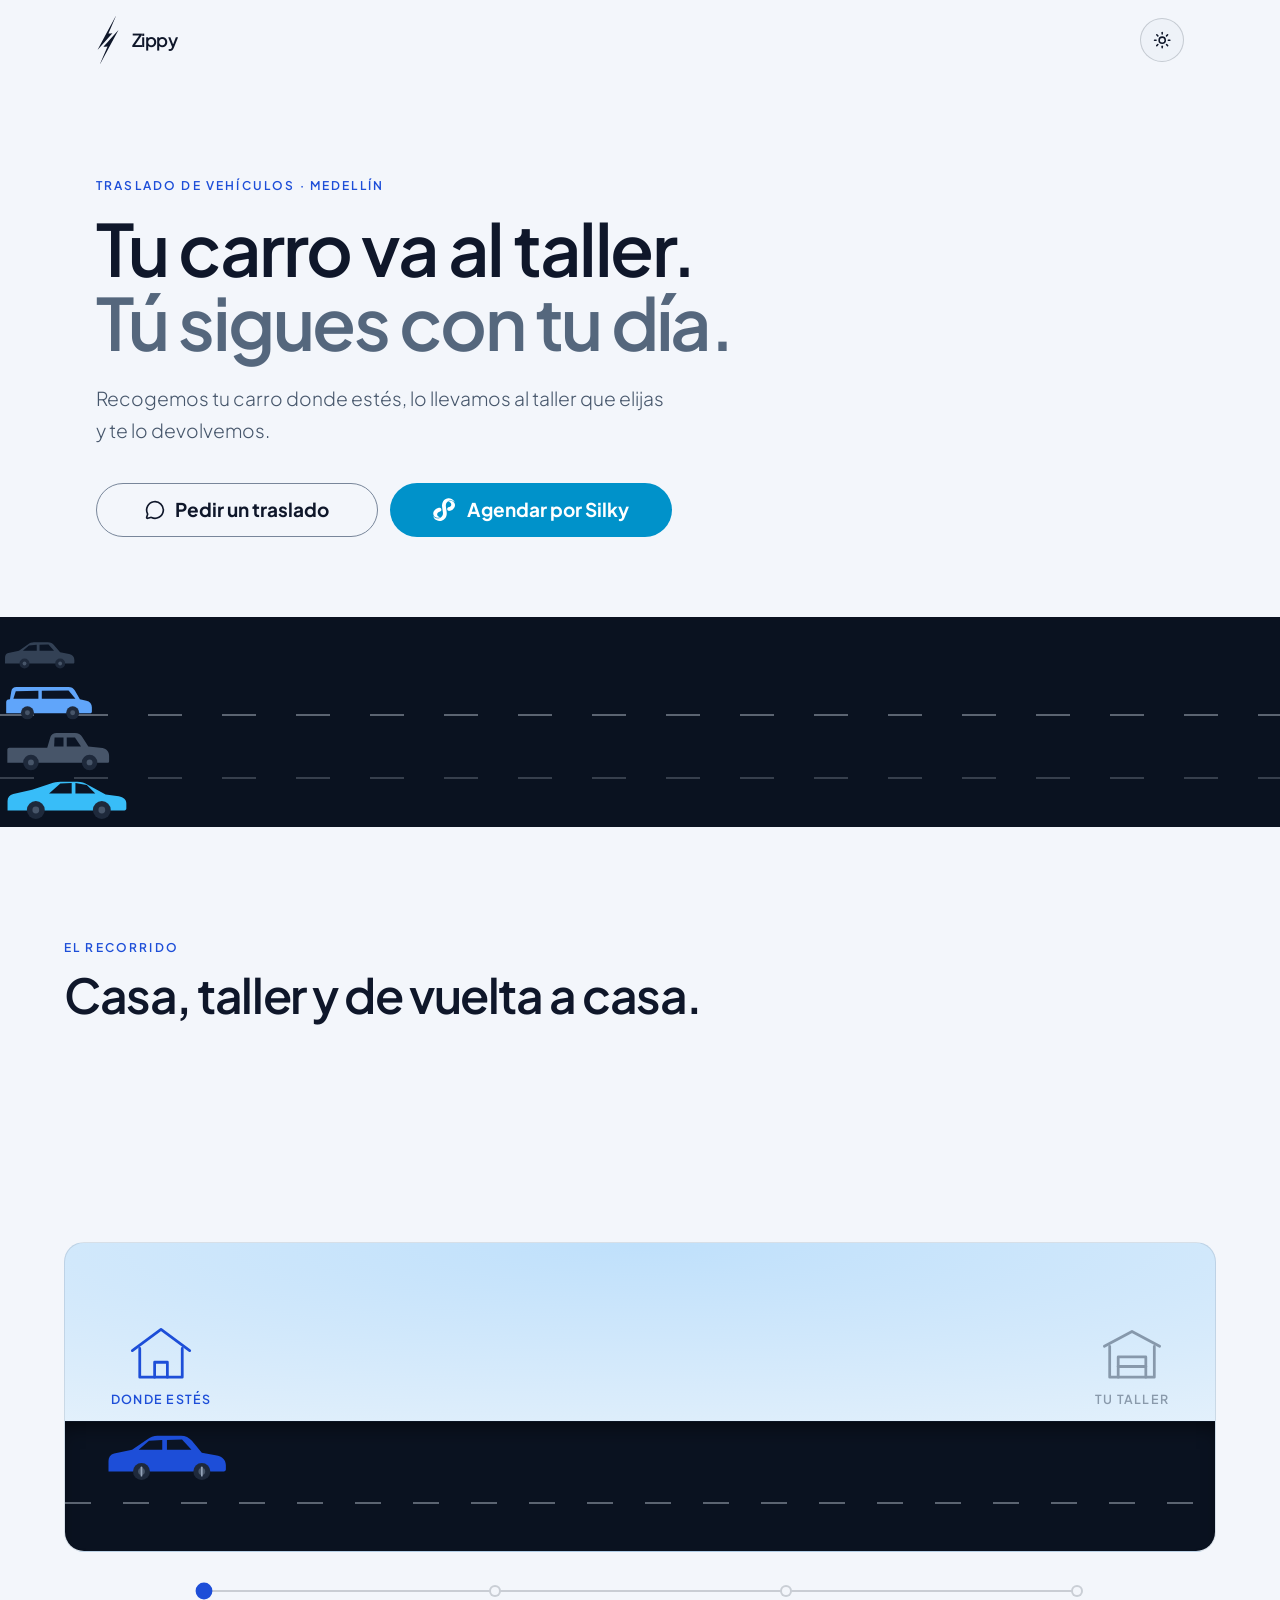
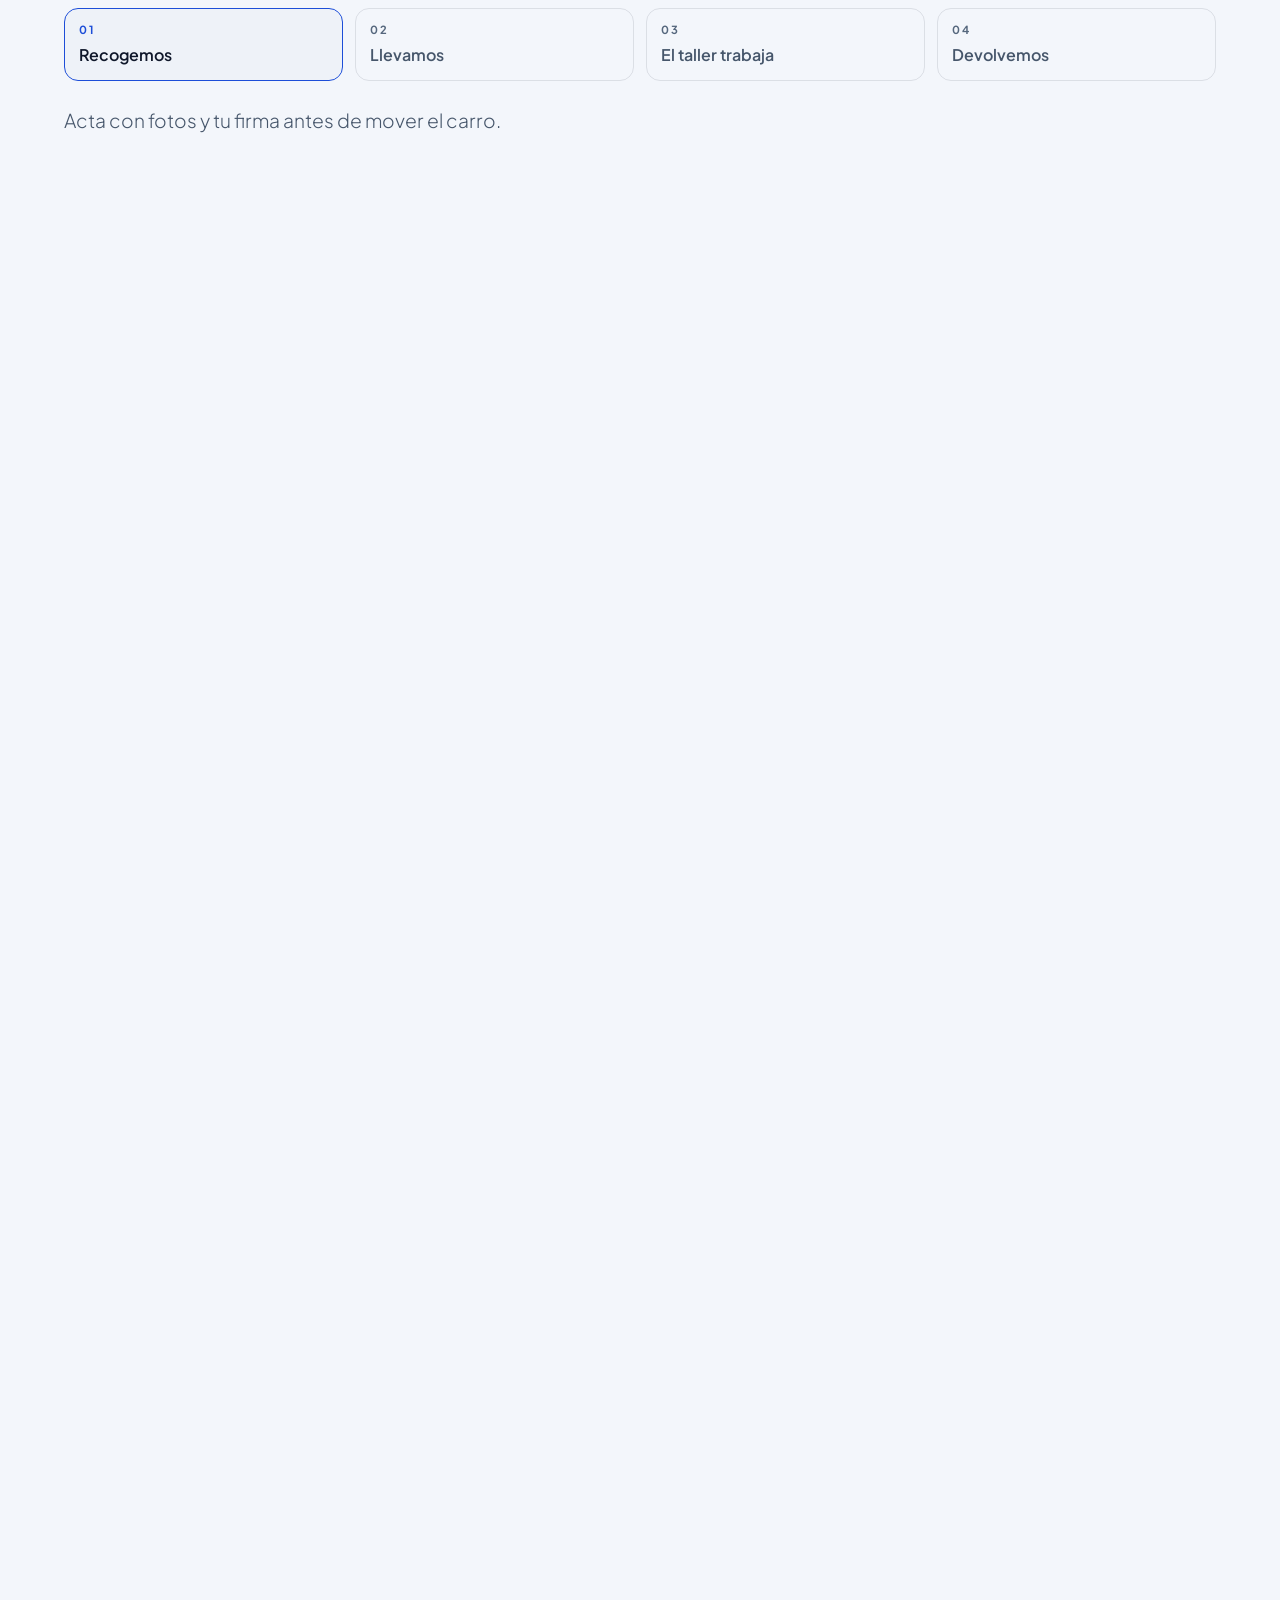
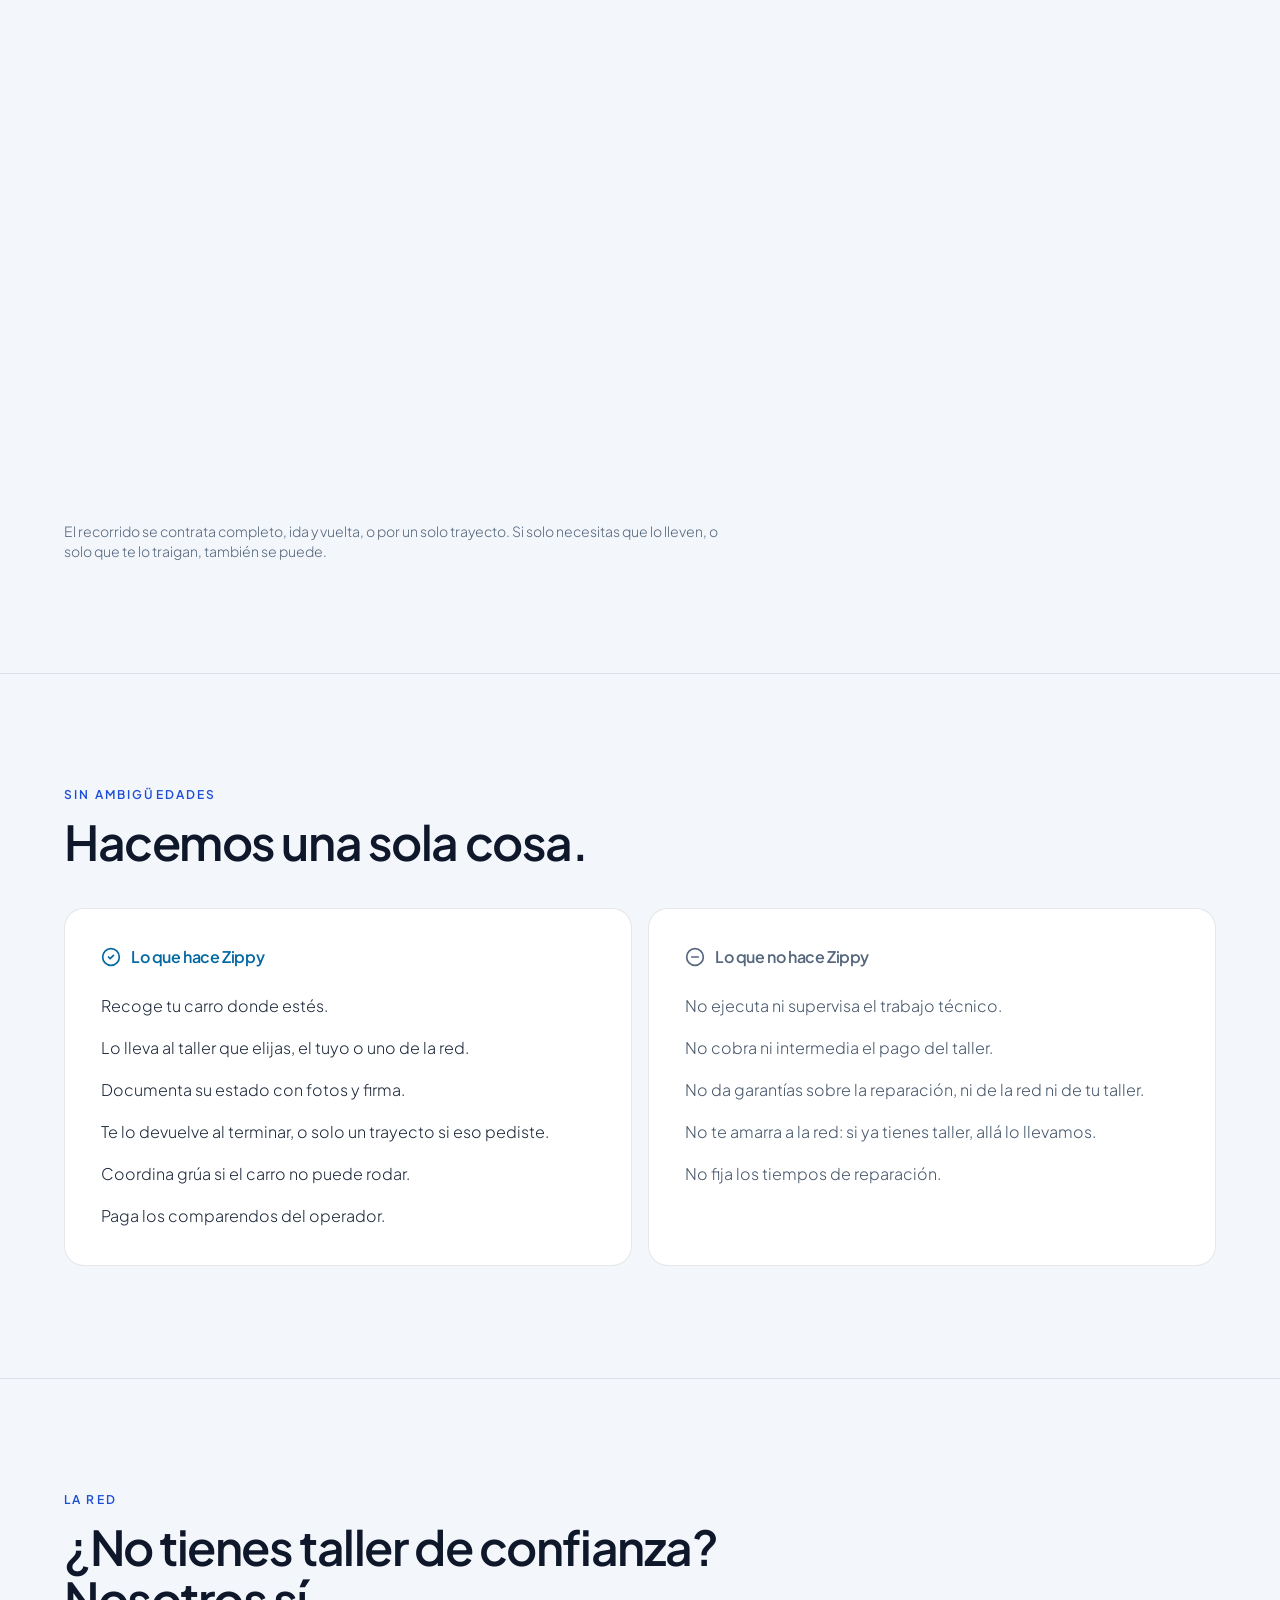
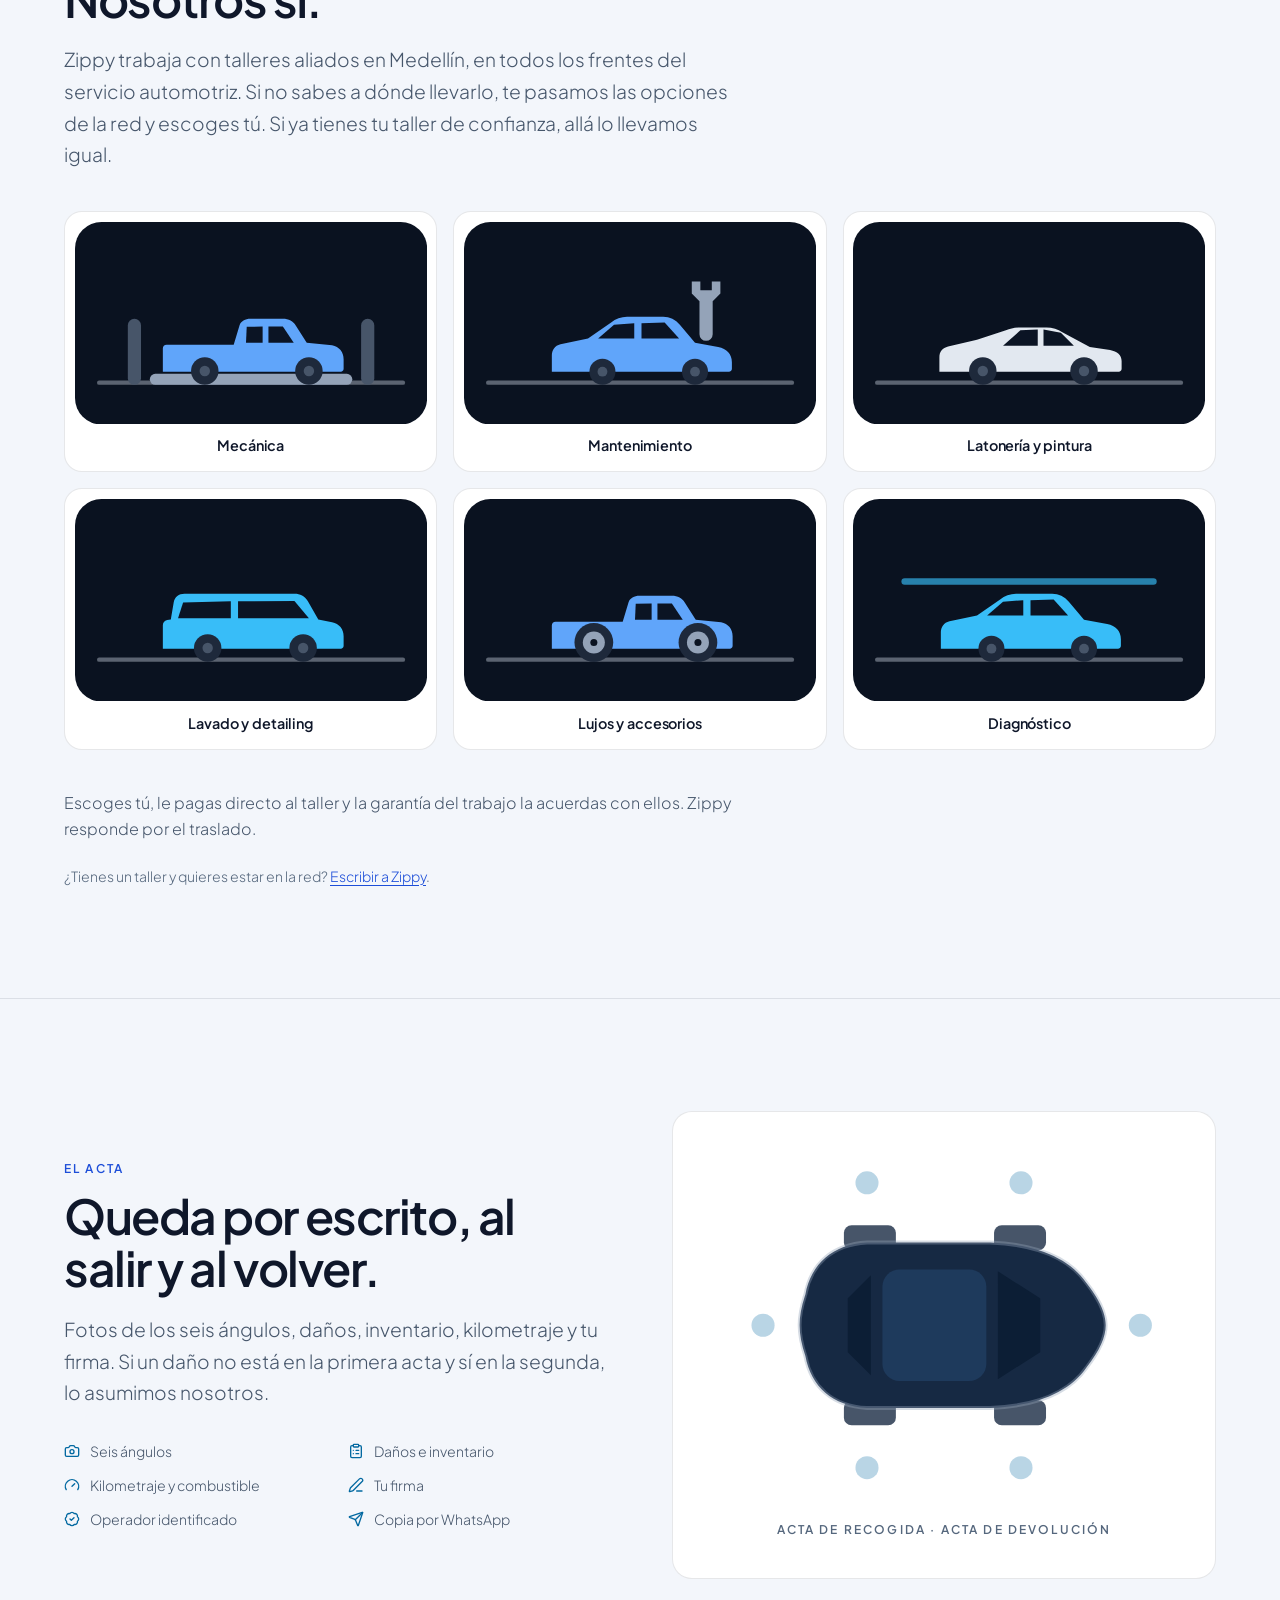
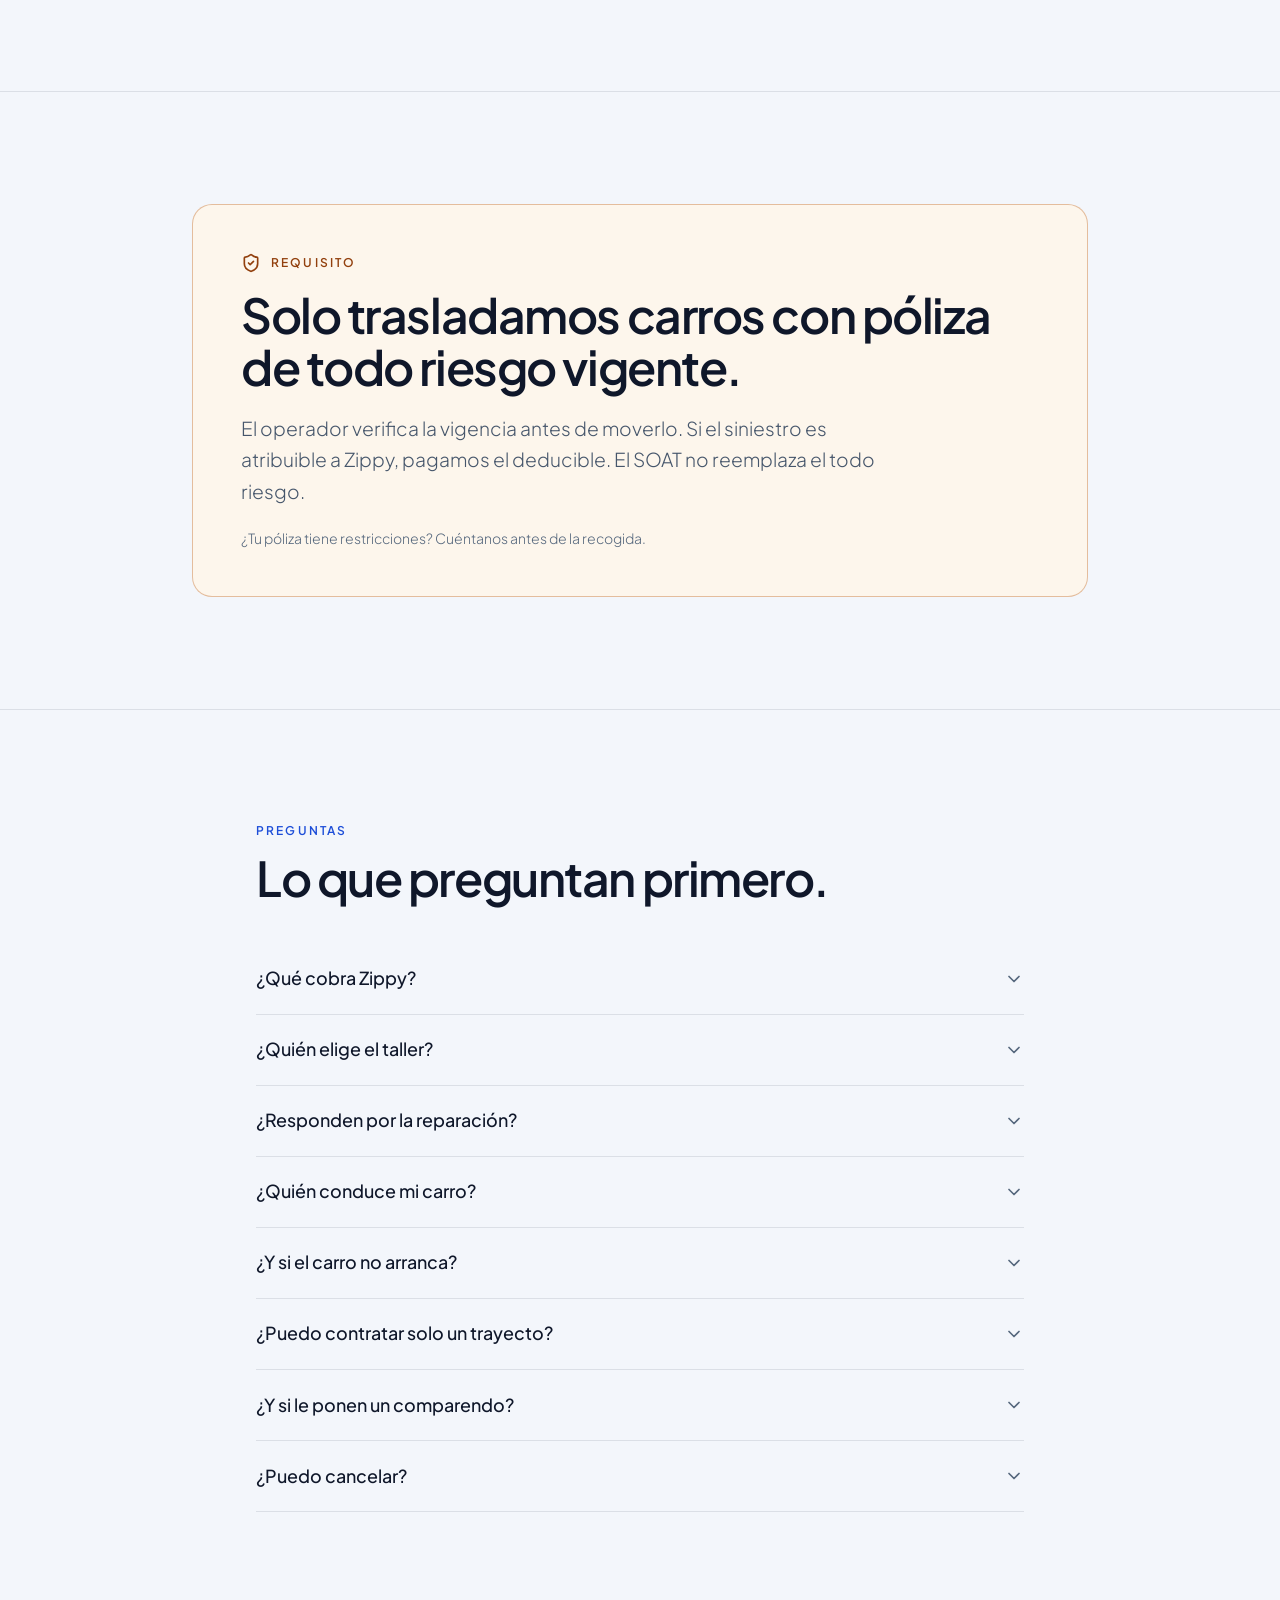
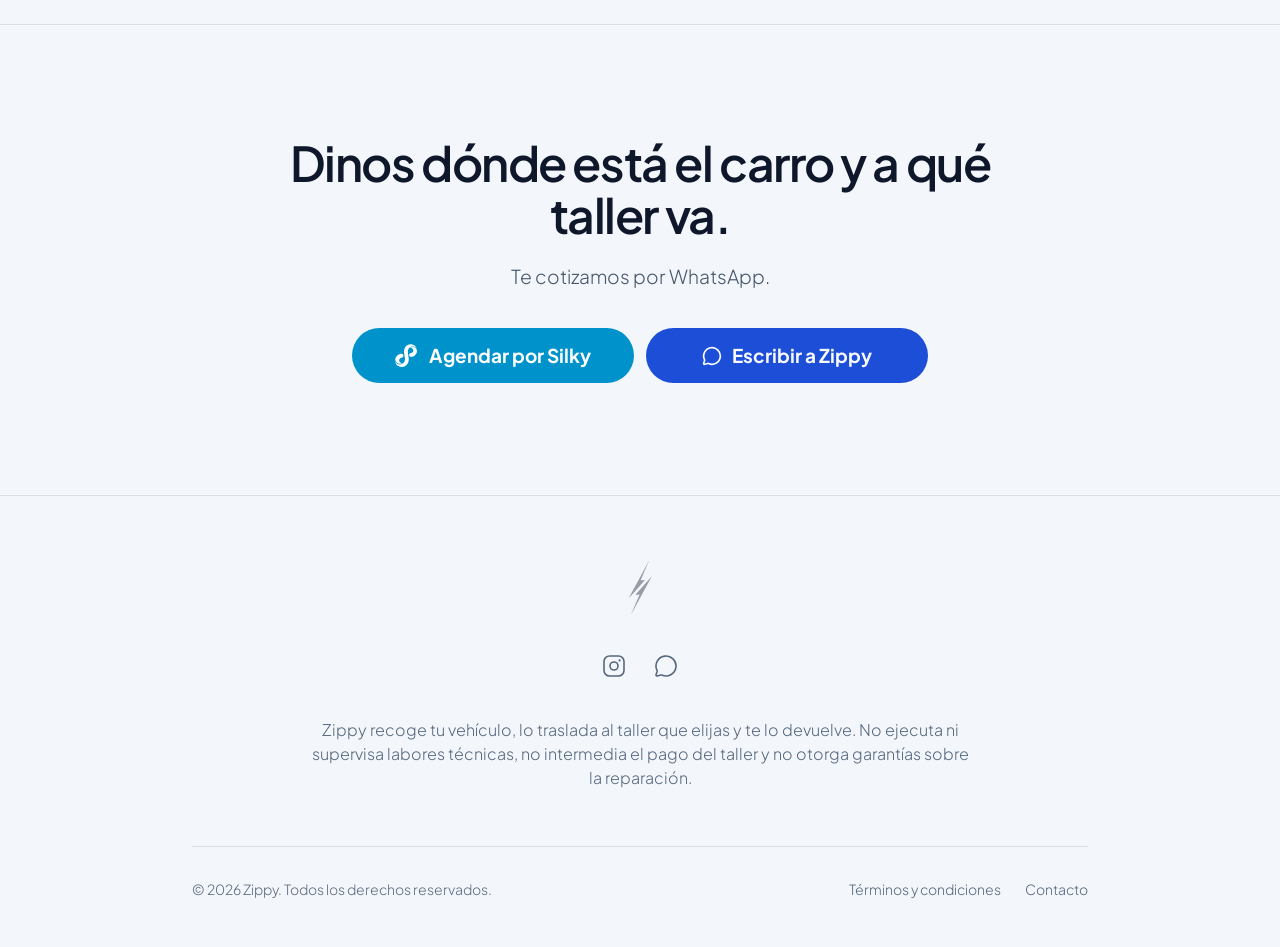
<file: index.html>
<!DOCTYPE html>
<html lang="es">

<head>
    <meta charset="UTF-8">
    <!-- viewport-fit=cover: sin esto, env(safe-area-inset-*) vale 0 en iOS y
         los cálculos de zona segura que ya había en la hoja (el botón
         flotante) no hacían nada. Con esto sí, y el body compensa la muesca
         en horizontal con su propio relleno. -->
    <meta name="viewport" content="width=device-width, initial-scale=1.0, viewport-fit=cover">
    <title>Zippy | Llevamos tu carro al taller y te lo devolvemos</title>

    <!-- Tema: se aplica ANTES de pintar, para no destellar. Si hay elección
         guardada, se fija el atributo (gana sobre el sistema); si no, no se
         toca nada y manda @media (prefers-color-scheme) en zippy.css. -->
    <script>
        (function () {
            try {
                var t = localStorage.getItem('zippy-tema');
                if (t === 'claro' || t === 'oscuro') {
                    document.documentElement.setAttribute('data-tema', t);
                }
                var esClaro = t === 'claro' || (!t && window.matchMedia('(prefers-color-scheme: light)').matches);
                var meta = document.querySelector('meta[name="theme-color"]');
                if (meta) meta.setAttribute('content', esClaro ? '#f3f6fb' : '#020617');

                // Esta clase significa "hay JS vivo Y el movimiento está
                // permitido", y es la que autoriza al CSS a montar lo que sin
                // JS no tendría sentido: el reveal al hacer scroll y la
                // sección pegajosa del recorrido. Sin ella, el reveal no
                // esconde nada y el recorrido es una lista de cuatro pasos con
                // su frase, legible tal cual. Va aquí, antes de pintar, para
                // que no haya un parpadeo de contenido que se esconde solo al
                // llegar zippy.js.
                if (!window.matchMedia('(prefers-reduced-motion: reduce)').matches) {
                    document.documentElement.classList.add('js-anima');
                }
            } catch (e) {}
        })();
    </script>

    <meta name="description"
        content="Recogemos tu carro donde estés, lo llevamos al taller que elijas y te lo devolvemos. Con acta de fotos y firma en los dos extremos.">
    <meta name="theme-color" content="#020617">

    <meta property="og:type" content="website">
    <meta property="og:url" content="https://zippymed.co">
    <meta property="og:site_name" content="Zippy">
    <meta property="og:locale" content="es_CO">
    <meta property="og:title" content="Zippy | Llevamos tu carro al taller y te lo devolvemos">
    <meta property="og:description"
        content="Recogemos tu carro donde estés, lo llevamos al taller que elijas y te lo devolvemos.">
    <meta name="twitter:card" content="summary">
    <link rel="canonical" href="https://zippymed.co">
    <!-- Favicon en SVG con comillas simples por dentro: el original usaba comillas
         dobles anidadas dentro del atributo href de comillas dobles, lo que
         truncaba la data: URI a la mitad y dejaba el icono roto. Se resuelve el
         color con @media (prefers-color-scheme) embebido en el propio SVG, porque
         el favicon no puede leer el atributo data-tema de la página. -->
    <link rel="icon" type="image/svg+xml"
        href="data:image/svg+xml,%3Csvg xmlns='http://www.w3.org/2000/svg' viewBox='0 0 434 940'%3E%3Cstyle%3E.zbg%7Bfill:%23020617%7D.zmark%7Bfill:%23fff%7D@media(prefers-color-scheme:light)%7B.zbg%7Bfill:%23f3f6fb%7D.zmark%7Bfill:%230f172a%7D%7D%3C/style%3E%3Crect width='434' height='940' class='zbg'/%3E%3Cpath class='zmark' d='M350.163818,45.120281 C355.516754,35.635025 359.719818,25.880741 365.715393,17.220781 C366.287933,17.532200 366.860443,17.843618 367.432983,18.155037 C321.593140,125.217972 275.753265,232.280914 229.529541,340.240387 C253.881790,338.560364 277.485321,336.931976 302.421021,335.211700 C300.803162,338.129700 300.055359,340.329773 298.630493,341.925140 C252.065964,394.060791 205.443527,446.144745 158.814255,498.222534 C117.732735,544.104309 76.636284,589.972595 35.523399,635.826294 C34.313927,637.175171 32.845715,638.292114 31.498152,639.517151 C30.959866,639.123718 30.421579,638.730225 29.883295,638.336792 C136.571518,440.698334 243.259750,243.059921 350.163818,45.120281 z'/%3E%3Cpath class='zmark' d='M350.163818,45.120281 C355.516754,35.635025 359.719818,25.880741 365.715393,17.220781 C366.287933,17.532200 366.860443,17.843618 367.432983,18.155037 C321.593140,125.217972 275.753265,232.280914 229.529541,340.240387 C253.881790,338.560364 277.485321,336.931976 302.421021,335.211700 C300.803162,338.129700 300.055359,340.329773 298.630493,341.925140 C252.065964,394.060791 205.443527,446.144745 158.814255,498.222534 C117.732735,544.104309 76.636284,589.972595 35.523399,635.826294 C34.313927,637.175171 32.845715,638.292114 31.498152,639.517151 C30.959866,639.123718 30.421579,638.730225 29.883295,638.336792 C136.571518,440.698334 243.259750,243.059921 350.163818,45.120281 z'/%3E%3C/svg%3E">

    <link rel="preconnect" href="https://fonts.googleapis.com">
    <link rel="preconnect" href="https://fonts.gstatic.com" crossorigin>
    <link href="https://fonts.googleapis.com/css2?family=Plus+Jakarta+Sans:wght@300;400;500;600;700&display=swap"
        rel="stylesheet">
    <link rel="stylesheet" href="css/zippy.css">
</head>

<body>
    <a class="z-skip" href="#recorrido">Ir al contenido</a>

    <!-- Sprite: el carro se dibuja una vez y se reutiliza con <use>. -->
    <svg class="z-sprite" aria-hidden="true" focusable="false">
        <symbol id="zcar" viewBox="0 0 140 56" overflow="visible">
            <path class="z-beam" d="M134 30.5 L166 22 L166 46 L134 35.5 Z" fill="url(#zbeam)" />
            <path fill="currentColor"
                d="M9 44 L9 33 C9 29 11 26 15 25 L34 21 L50 10 C53 7.5 57 6 61 6 L86 6 C90.5 6 94.5 8 97.5 11.5 L108 24 L124 27 C130 28.2 133.5 32 133.5 37.5 L133.5 42 C133.5 43.2 132.6 44 131.4 44 Z" />
            <path fill="var(--car-glass)" d="M52 11.5 L66 10.5 L66 21 L41 21 Z" />
            <path fill="var(--car-glass)" d="M71 10.5 L87 10 L97 21 L71 21 Z" />
            <rect x="127" y="31" width="7" height="4" rx="2" fill="var(--lamp-front)" />
            <rect x="9.5" y="32.5" width="5.5" height="4" rx="1.8" fill="var(--lamp-rear)" />
            <circle cx="44" cy="44" r="9" fill="var(--car-tyre)" />
            <circle cx="108" cy="44" r="9" fill="var(--car-tyre)" />
            <circle cx="44" cy="44" r="3.4" fill="var(--car-hub)" />
            <circle cx="108" cy="44" r="3.4" fill="var(--car-hub)" />
        </symbol>

        <symbol id="zsuv" viewBox="0 0 140 56" overflow="visible">
            <path class="z-beam" d="M134 29.5 L166 21 L166 45 L134 34.5 Z" fill="url(#zbeam)" />
            <path fill="currentColor"
                d="M9 44 L9 28 C9 26 10 24.6 12 24.2 L14.5 23.8 L16.5 12 C17.2 8 20 6 24 6 L100 6 C104 6 107 7.6 109.2 11 L116.5 23.8 L126 25.8 C131 26.9 134 30.4 134 35.4 L134 42 C134 43.2 133.2 44 132 44 Z" />
            <path fill="var(--car-glass)" d="M23 12 L56 11.2 L56 23 L19.5 23 Z" />
            <path fill="var(--car-glass)" d="M61 11.2 L100 11 L110 23 L61 23 Z" />
            <rect x="127" y="30" width="7" height="4" rx="2" fill="var(--lamp-front)" />
            <rect x="9.5" y="29" width="5.5" height="4.5" rx="1.8" fill="var(--lamp-rear)" />
            <circle cx="40" cy="43.5" r="9.5" fill="var(--car-tyre)" />
            <circle cx="106" cy="43.5" r="9.5" fill="var(--car-tyre)" />
            <circle cx="40" cy="43.5" r="3.6" fill="var(--car-hub)" />
            <circle cx="106" cy="43.5" r="3.6" fill="var(--car-hub)" />
        </symbol>

        <symbol id="zpick" viewBox="0 0 140 56" overflow="visible">
            <path class="z-beam" d="M134 29.5 L166 21 L166 45 L134 34.5 Z" fill="url(#zbeam)" />
            <path fill="currentColor"
                d="M9 44 L9 28 C9 26.4 10 25.4 11.6 25.4 L58 25.4 L62 12 C63 9 66 7.4 69.5 7.4 L92 7.4 C96 7.4 99.2 9 101 12.2 L108.5 24 L126 25.8 C131 26.9 134 30.4 134 35.4 L134 42 C134 43.2 133.2 44 132 44 Z" />
            <path fill="var(--car-glass)" d="M67 13 L78 12.8 L78 24 L66.5 24 Z" />
            <path fill="var(--car-glass)" d="M82 12.8 L92 12.8 L99.5 24 L82 24 Z" />
            <rect x="127" y="30" width="7" height="4" rx="2" fill="var(--lamp-front)" />
            <rect x="9.5" y="29" width="5.5" height="4.5" rx="1.8" fill="var(--lamp-rear)" />
            <circle cx="38" cy="43.5" r="9.5" fill="var(--car-tyre)" />
            <circle cx="110" cy="43.5" r="9.5" fill="var(--car-tyre)" />
            <circle cx="38" cy="43.5" r="3.6" fill="var(--car-hub)" />
            <circle cx="110" cy="43.5" r="3.6" fill="var(--car-hub)" />
        </symbol>

        <symbol id="zsport" viewBox="0 0 140 56" overflow="visible">
            <path class="z-beam" d="M134 32 L166 24 L166 48 L134 37.5 Z" fill="url(#zbeam)" />
            <path fill="currentColor"
                d="M8 44 L8 34 C8 30 10.2 27.6 14 26.6 L34 22 L54 15.4 C57 14.2 60.4 13.4 64 13.4 L82 13.4 C86.2 13.4 90 14.5 93 16.8 L112 27 L126 29 C131 30 134 32.6 134 36.6 L134 42 C134 43.2 133.2 44 132 44 Z" />
            <path fill="var(--car-glass)" d="M52 26 L64 15.4 L76 14.8 L76 26 Z" />
            <path fill="var(--car-glass)" d="M80 14.8 L92 17 L101 26 L80 26 Z" />
            <rect x="127" y="33" width="7" height="3.5" rx="1.75" fill="var(--lamp-front)" />
            <rect x="8.5" y="33.5" width="5.5" height="3.5" rx="1.6" fill="var(--lamp-rear)" />
            <circle cx="38" cy="43.5" r="9.5" fill="var(--car-tyre)" />
            <circle cx="108" cy="43.5" r="9.5" fill="var(--car-tyre)" />
            <circle cx="38" cy="43.5" r="3.6" fill="var(--car-hub)" />
            <circle cx="108" cy="43.5" r="3.6" fill="var(--car-hub)" />
        </symbol>

        <defs>
            <filter id="zfoam" x="-25%" y="-25%" width="150%" height="150%">
                <feGaussianBlur stdDeviation="3.2" />
            </filter>

            <!-- Haz del faro: opaco en la boca y disuelto en la punta. El color
                 sale de --beam, que vale transparent en tema claro, así que el
                 haz se apaga solo por la misma cascada que las luces. -->
            <linearGradient id="zbeam" x1="0" y1="0" x2="1" y2="0">
                <stop offset="0" stop-color="var(--beam)" stop-opacity=".42" />
                <stop offset=".55" stop-color="var(--beam)" stop-opacity=".12" />
                <stop offset="1" stop-color="var(--beam)" stop-opacity="0" />
            </linearGradient>

            <!-- Destello del detailing: núcleo estrecho y muy claro, flancos que se
                 disuelven. Ninguna parada llega a opacidad 1, para que el brillo
                 pase por encima del color de la carrocería sin borrarlo. -->
            <linearGradient id="zshine" x1="0" y1="0" x2="1" y2="0">
                <stop offset="0" stop-color="var(--shine)" stop-opacity="0" />
                <stop offset=".34" stop-color="var(--shine)" stop-opacity=".26" />
                <stop offset=".47" stop-color="var(--shine-core)" stop-opacity=".82" />
                <stop offset=".53" stop-color="var(--shine-core)" stop-opacity=".82" />
                <stop offset=".66" stop-color="var(--shine)" stop-opacity=".26" />
                <stop offset="1" stop-color="var(--shine)" stop-opacity="0" />
            </linearGradient>

            <!-- Silueta de la carrocería de #zsuv, ya colocada en las coordenadas
                 de la tarjeta (translate 34,39.1 y escala 0.6571, que es como la
                 sitúa el <use>). El brillo del detailing se recorta con esto para
                 que no se salga del carro. -->
            <clipPath id="zbodysuv" clipPathUnits="userSpaceOnUse">
                <path transform="translate(34 39.1) scale(0.6571)"
                    d="M9 44 L9 28 C9 26 10 24.6 12 24.2 L14.5 23.8 L16.5 12 C17.2 8 20 6 24 6 L100 6 C104 6 107 7.6 109.2 11 L116.5 23.8 L126 25.8 C131 26.9 134 30.4 134 35.4 L134 42 C134 43.2 133.2 44 132 44 Z" />
            </clipPath>
        </defs>


        <!-- Iconos: eran lucide desde un CDN. Ahora van aquí dentro, dibujados
             una vez y reutilizados con <use>. Los trazos (grosor, remates,
             color) los pone .z-icon desde el CSS, así que el símbolo solo
             guarda la geometría. Una llamada externa menos que puede fallar. -->
        <symbol id="i-badge-check" viewBox="0 0 24 24"><path d="M3.85 8.62a4 4 0 0 1 4.78-4.77 4 4 0 0 1 6.74 0 4 4 0 0 1 4.78 4.78 4 4 0 0 1 0 6.74 4 4 0 0 1-4.77 4.78 4 4 0 0 1-6.75 0 4 4 0 0 1-4.78-4.77 4 4 0 0 1 0-6.76Z"/><path d="m9 12 2 2 4-4"/></symbol>
        <symbol id="i-calculator" viewBox="0 0 24 24"><rect width="16" height="20" x="4" y="2" rx="2"/><line x1="8" x2="16" y1="6" y2="6"/><line x1="16" x2="16" y1="14" y2="18"/><path d="M16 10h.01"/><path d="M12 10h.01"/><path d="M8 10h.01"/><path d="M12 14h.01"/><path d="M8 14h.01"/><path d="M12 18h.01"/><path d="M8 18h.01"/></symbol>
        <symbol id="i-camera" viewBox="0 0 24 24"><path d="M13.997 4a2 2 0 0 1 1.76 1.05l.486.9A2 2 0 0 0 18.003 7H20a2 2 0 0 1 2 2v9a2 2 0 0 1-2 2H4a2 2 0 0 1-2-2V9a2 2 0 0 1 2-2h1.997a2 2 0 0 0 1.759-1.048l.489-.904A2 2 0 0 1 10.004 4z"/><circle cx="12" cy="13" r="3"/></symbol>
        <symbol id="i-check-circle-2" viewBox="0 0 24 24"><circle cx="12" cy="12" r="10"/><path d="m9 12 2 2 4-4"/></symbol>
        <symbol id="i-chevron-down" viewBox="0 0 24 24"><path d="m6 9 6 6 6-6"/></symbol>
        <symbol id="i-clipboard-list" viewBox="0 0 24 24"><rect width="8" height="4" x="8" y="2" rx="1" ry="1"/><path d="M16 4h2a2 2 0 0 1 2 2v14a2 2 0 0 1-2 2H6a2 2 0 0 1-2-2V6a2 2 0 0 1 2-2h2"/><path d="M12 11h4"/><path d="M12 16h4"/><path d="M8 11h.01"/><path d="M8 16h.01"/></symbol>
        <symbol id="i-gauge" viewBox="0 0 24 24"><path d="m12 14 4-4"/><path d="M3.34 19a10 10 0 1 1 17.32 0"/></symbol>
        <symbol id="i-message-circle" viewBox="0 0 24 24"><path d="M2.992 16.342a2 2 0 0 1 .094 1.167l-1.065 3.29a1 1 0 0 0 1.236 1.168l3.413-.998a2 2 0 0 1 1.099.092 10 10 0 1 0-4.777-4.719"/></symbol>
        <symbol id="i-minus-circle" viewBox="0 0 24 24"><circle cx="12" cy="12" r="10"/><path d="M8 12h8"/></symbol>
        <symbol id="i-moon" viewBox="0 0 24 24"><path d="M20.985 12.486a9 9 0 1 1-9.473-9.472c.405-.022.617.46.402.803a6 6 0 0 0 8.268 8.268c.344-.215.825-.004.803.401"/></symbol>
        <symbol id="i-pen-line" viewBox="0 0 24 24"><path d="M13 21h8"/><path d="M21.174 6.812a1 1 0 0 0-3.986-3.987L3.842 16.174a2 2 0 0 0-.5.83l-1.321 4.352a.5.5 0 0 0 .623.622l4.353-1.32a2 2 0 0 0 .83-.497z"/></symbol>
        <symbol id="i-send" viewBox="0 0 24 24"><path d="M14.536 21.686a.5.5 0 0 0 .937-.024l6.5-19a.496.496 0 0 0-.635-.635l-19 6.5a.5.5 0 0 0-.024.937l7.93 3.18a2 2 0 0 1 1.112 1.11z"/><path d="m21.854 2.147-10.94 10.939"/></symbol>
        <symbol id="i-shield-check" viewBox="0 0 24 24"><path d="M20 13c0 5-3.5 7.5-7.66 8.95a1 1 0 0 1-.67-.01C7.5 20.5 4 18 4 13V6a1 1 0 0 1 1-1c2 0 4.5-1.2 6.24-2.72a1.17 1.17 0 0 1 1.52 0C14.51 3.81 17 5 19 5a1 1 0 0 1 1 1z"/><path d="m9 12 2 2 4-4"/></symbol>
        <symbol id="i-sun" viewBox="0 0 24 24"><circle cx="12" cy="12" r="4"/><path d="M12 2v2"/><path d="M12 20v2"/><path d="m4.93 4.93 1.41 1.41"/><path d="m17.66 17.66 1.41 1.41"/><path d="M2 12h2"/><path d="M20 12h2"/><path d="m6.34 17.66-1.41 1.41"/><path d="m19.07 4.93-1.41 1.41"/></symbol>
        <symbol id="i-x" viewBox="0 0 24 24"><path d="M18 6 6 18"/><path d="m6 6 12 12"/></symbol>

        <symbol id="silkymark" viewBox="160 290 423 441">
            <path fill="currentColor" d="M324.696777,721.902344 C284.752991,733.226379 247.405563,728.561707 213.115921,705.433289 C188.045975,688.523499 172.553391,664.544983 164.521866,635.579407 C164.309738,634.814331 163.835434,634.009888 164.600113,633.212158 C166.356903,632.846863 166.727753,634.408203 167.478043,635.377502 C185.753036,658.985718 209.226959,673.979797 239.184906,677.314697 C264.471069,680.129517 287.781219,674.006836 308.790283,659.510254 C341.932983,636.641296 353.006012,604.122620 348.938477,565.554932 C345.694855,534.799194 339.617767,504.424774 335.263367,473.812653 C332.852051,456.861023 330.214386,439.869965 331.695343,422.661743 C335.983246,372.836426 355.739532,332.221527 401.589600,307.792084 C417.658997,299.230103 435.152161,295.346710 453.413147,294.514252 C475.463257,293.509033 496.667511,296.895447 516.422180,306.726501 C544.691406,320.795044 564.002563,343.127136 574.765930,372.819244 C575.188477,373.984894 576.079590,375.194977 575.028809,376.597534 C572.908386,376.281036 572.315430,374.303711 571.208496,372.985657 C557.445923,356.597595 540.698547,344.581909 519.777039,339.409882 C485.785797,331.006836 456.161804,340.024231 431.014557,363.753693 C412.988892,380.763031 405.136444,402.543121 404.233215,426.933289 C403.440887,448.329895 407.106842,469.350983 410.214264,490.417236 C413.950226,515.744324 419.003662,540.927307 420.733765,566.489624 C423.425140,606.255066 417.007996,643.970215 391.742767,676.370789 C374.452606,698.544006 351.931305,713.438477 324.696777,721.902344 z" />
            <path fill="currentColor" d="M191.640198,645.389038 C162.901978,618.523743 156.617401,578.767029 175.799469,543.678711 C193.655472,511.016052 221.988678,491.558502 256.917877,480.726807 C265.066833,478.199829 273.414307,476.164551 281.864227,475.906586 C296.255768,475.467255 312.695435,483.377075 318.785980,501.928741 C323.771362,517.114136 317.191437,534.807983 303.520660,543.333740 C297.470276,547.107117 290.741882,548.783691 283.895111,550.374207 C268.418976,553.969604 255.408890,561.451721 246.690613,575.225891 C227.434967,605.648132 246.252762,645.180542 281.971863,649.837280 C289.139465,650.771729 296.123718,650.083862 303.381195,649.964966 C291.069885,658.708801 277.538574,664.454834 262.600983,666.270691 C236.171829,669.483643 212.366196,663.138367 191.640198,645.389038 z" />
            <path fill="currentColor" d="M486.181213,532.331787 C476.881165,534.776611 467.982361,536.590942 458.702179,534.431274 C442.189880,530.588501 430.914886,517.930969 429.762573,501.659576 C428.671997,486.260529 438.145142,471.725006 453.523376,465.943817 C458.791473,463.963379 464.461823,463.077545 469.896393,461.511169 C490.229858,455.650482 503.867340,443.159668 507.080627,421.648956 C510.700836,397.414062 495.248230,373.548126 472.326630,367.112244 C463.783417,364.713470 455.221375,364.868988 446.624573,366.752808 C445.518616,366.995178 444.426819,367.618103 443.241119,366.997772 C442.461365,365.716797 443.506592,365.205963 444.275177,364.662567 C466.463623,348.975494 490.729034,342.631989 517.570374,348.931610 C549.813416,356.499084 575.881775,387.501648 578.415588,420.355164 C581.240906,456.988495 565.305420,484.655762 537.572510,506.641907 C522.403442,518.667725 505.443237,527.422058 486.181213,532.331787 z" />
        </symbol>
    </svg>

    <!-- ============ HEADER ============ -->
    <header id="header" class="z-header">
        <div class="max-w-6xl mx-auto px-5 md:px-8 h-16 md:h-20 flex items-center justify-between">
            <a href="#" class="flex items-center gap-3" aria-label="Zippy, inicio">
                <svg viewBox="0 0 434 940" class="z-logo" aria-hidden="true">
                    <path
                        d="M350.163818,45.120281 C355.516754,35.635025 359.719818,25.880741 365.715393,17.220781 C366.287933,17.532200 366.860443,17.843618 367.432983,18.155037 C321.593140,125.217972 275.753265,232.280914 229.529541,340.240387 C253.881790,338.560364 277.485321,336.931976 302.421021,335.211700 C300.803162,338.129700 300.055359,340.329773 298.630493,341.925140 C252.065964,394.060791 205.443527,446.144745 158.814255,498.222534 C117.732735,544.104309 76.636284,589.972595 35.523399,635.826294 C34.313927,637.175171 32.845715,638.292114 31.498152,639.517151 C30.959866,639.123718 30.421579,638.730225 29.883295,638.336792 C136.571518,440.698334 243.259750,243.059921 350.163818,45.120281 z" />
                    <path
                        d="M91.662521,873.671875 C85.978348,883.583557 81.561394,893.833618 75.209457,902.905212 C74.648201,902.604736 74.086945,902.304260 73.525681,902.003784 C119.725494,794.939880 165.925308,687.875977 212.426636,580.113403 C188.183029,581.820740 164.597351,583.481750 139.579132,585.243652 C141.193359,582.281067 141.946426,579.963440 143.434189,578.304871 C183.678040,533.439209 223.975540,488.621613 264.309174,443.836609 C311.653107,391.267700 359.036652,338.734467 406.420532,286.201599 C407.895203,284.566681 409.564209,283.107025 411.142639,281.565704 C411.721039,281.964691 412.299469,282.363708 412.877869,282.762726 C305.874786,479.629822 198.871689,676.496887 91.662521,873.671875 z" />
                </svg>
                <span class="text-lg font-semibold tracking-tight">Zippy</span>
            </a>
            <div class="flex items-center gap-2 md:gap-3">
                <a href="https://www.silkyapp.co/descargar" target="_blank" rel="noopener noreferrer"
                    class="z-btn z-btn--silky z-silky-btn z-silky-btn--header" id="silkyHeader" inert>
                    <svg class="z-silky-icon" viewBox="0 0 423 441" aria-hidden="true"><use href="#silkymark" /></svg>
                    <span class="z-btn__label"><span class="hidden sm:inline">Agendar por&nbsp;</span>Silky</span>
                    <span class="z-ripple" aria-hidden="true"></span>
                </a>
                <button type="button" class="z-theme-toggle" id="temaToggle">
                    <svg class="z-icon z-theme-toggle__icon z-theme-toggle__icon--sun" viewBox="0 0 24 24" aria-hidden="true"><use href="#i-sun" /></svg>
                    <svg class="z-icon z-theme-toggle__icon z-theme-toggle__icon--moon" viewBox="0 0 24 24" aria-hidden="true"><use href="#i-moon" /></svg>
                </button>
            </div>
        </div>
    </header>

    <main>
        <!-- ============ HERO ============ -->
        <section class="relative pt-14 md:pt-24">
            <div class="max-w-6xl mx-auto px-5 md:px-8">
                <p class="z-eyebrow z-reveal">Traslado de vehículos · Medellín</p>
                <h1 class="z-title mt-4 max-w-4xl z-reveal" style="transition-delay:.08s">
                    Tu carro va al taller.<br>
                    <span class="z-ink-dim">Tú sigues con tu día.</span>
                </h1>
                <p class="z-lead mt-6 max-w-xl z-reveal" style="transition-delay:.16s">
                    Recogemos tu carro donde estés, lo llevamos al taller que elijas y te lo devolvemos.
                </p>
                <div class="mt-9 flex flex-col sm:flex-row gap-3 sm:max-w-xl z-reveal"
                    style="transition-delay:.24s">
                    <a href="https://wa.me/573117055495?text=Hola%20Zippy%2C%20quiero%20cotizar%20un%20traslado"
                        target="_blank" rel="noopener noreferrer" class="z-btn sm:flex-1 z-btn--ghost">
                        <svg class="z-icon w-5 h-5" viewBox="0 0 24 24" aria-hidden="true"><use href="#i-message-circle" /></svg>
                        <span class="z-btn__label">Pedir un traslado</span>
                    </a>
                    <a href="https://www.silkyapp.co/descargar" target="_blank" rel="noopener noreferrer"
                        class="z-btn sm:flex-1 z-btn--silky" id="silkyHero">
                        <svg class="z-silky-icon" viewBox="0 0 423 441" aria-hidden="true"><use href="#silkymark" /></svg>
                        <span class="z-btn__label">Agendar por Silky</span>
                        <span class="z-ripple" aria-hidden="true"></span>
                    </a>
                </div>
            </div>

            <!-- Autopista: bucle de tráfico, solo transform -->
            <div class="z-highway mt-14 md:mt-20" aria-hidden="true">
                <span class="z-highway__lane z-highway__lane--a"></span>
                <span class="z-highway__lane z-highway__lane--b"></span>
                <svg class="z-highway__car z-highway__car--1" viewBox="0 0 140 56"><use href="#zcar" /></svg>
                <svg class="z-highway__car z-highway__car--2" viewBox="0 0 140 56"><use href="#zsuv" /></svg>
                <svg class="z-highway__car z-highway__car--3" viewBox="0 0 140 56"><use href="#zpick" /></svg>
                <svg class="z-highway__car z-highway__car--4" viewBox="0 0 140 56"><use href="#zsport" /></svg>
            </div>
        </section>

        <!-- ============ RECORRIDO (animación principal) ============
             Sección pegajosa: .z-journey es un carril alto y .z-journey__stage
             se queda pegado a la pantalla mientras el carril pasa por debajo.
             El progreso del scroll dentro del carril decide el paso activo y
             la posición del carro (zippy.js). No se secuestra el gesto: el
             usuario baja normal y al acabarse el carril la escena se despega.

             La cadena de ancestros del elemento pegajoso (section > body) no
             puede llevar overflow ni transform, o sticky deja de pegar: por
             eso el título va en su propio contenedor y ni el carril ni el
             escenario llevan .z-reveal. -->
        <section id="recorrido" class="pt-20 md:pt-28 px-5 md:px-8">
            <div class="max-w-6xl mx-auto">
                <p class="z-eyebrow z-reveal">El recorrido</p>
                <h2 class="z-h2 mt-3 max-w-2xl z-reveal" style="transition-delay:.09s">Casa, taller y de vuelta a
                    casa.</h2>
            </div>

            <div class="z-journey" id="journey">
                <div class="z-journey__stage" id="journeyStage">
                    <div class="max-w-6xl mx-auto w-full">
                <div class="z-scene z-reveal" id="scene" role="img"
                    aria-label="Animación: un carro sale de tu casa, llega al taller y regresa.">
                    <div class="z-scene__place z-scene__place--home">
                        <svg viewBox="0 0 64 56" fill="none" stroke="currentColor" stroke-width="2.6"
                            stroke-linejoin="round" stroke-linecap="round" aria-hidden="true">
                            <path d="M5 25 32 5 59 25" />
                            <path d="M12 23v27h40V23" />
                            <path d="M26 50V36h12v14" />
                        </svg>
                        <span>Donde estés</span>
                    </div>
                    <div class="z-scene__place z-scene__place--shop">
                        <svg viewBox="0 0 64 56" fill="none" stroke="currentColor" stroke-width="2.6"
                            stroke-linejoin="round" stroke-linecap="round" aria-hidden="true">
                            <path d="M6 21 32 7 58 21" />
                            <path d="M11 21v29h42V21" />
                            <path d="M19 50V31h26v19" />
                            <path d="M19 40h26" />
                        </svg>
                        <span>Tu taller</span>
                    </div>

                    <div class="z-scene__road">
                        <span class="z-scene__lane"></span>
                        <div class="z-scene__rail" id="rail">
                            <!-- Dos capas a propósito: la de fuera lleva el avance, que va
                                 pegado al scroll y no puede llevar transición; la de dentro
                                 lleva el volteo, que sí se anima porque darse la vuelta de
                                 golpe se ve como un salto. -->
                            <div class="z-scene__cab" id="journeyCab">
                            <!-- Carro del recorrido: inline para poder girar las ruedas por CSS. -->
                            <svg class="z-scene__car z-car" id="journeyCar" viewBox="0 0 140 56" aria-hidden="true">
                                <path class="z-beam" d="M134 30.5 L166 22 L166 46 L134 35.5 Z" fill="url(#zbeam)" />
                                <path fill="currentColor"
                                    d="M9 44 L9 33 C9 29 11 26 15 25 L34 21 L50 10 C53 7.5 57 6 61 6 L86 6 C90.5 6 94.5 8 97.5 11.5 L108 24 L124 27 C130 28.2 133.5 32 133.5 37.5 L133.5 42 C133.5 43.2 132.6 44 131.4 44 Z" />
                                <path class="car-glass" d="M52 11.5 L66 10.5 L66 21 L41 21 Z" />
                                <path class="car-glass" d="M71 10.5 L87 10 L97 21 L71 21 Z" />
                                <rect class="car-lamp" x="127" y="31" width="7" height="4" rx="2" />
                                <rect class="car-lamp--rear" x="9.5" y="32.5" width="5.5" height="4" rx="1.8" />
                                <circle class="car-tyre" cx="44" cy="44" r="9" />
                                <circle class="car-tyre" cx="108" cy="44" r="9" />
                                <g class="car-hub">
                                    <circle class="car-hub__core" cx="44" cy="44" r="3.6" />
                                    <rect class="car-hub__spoke" x="43.1" y="38.6" width="1.8" height="10.8" rx=".9" />
                                </g>
                                <g class="car-hub">
                                    <circle class="car-hub__core" cx="108" cy="44" r="3.6" />
                                    <rect class="car-hub__spoke" x="107.1" y="38.6" width="1.8" height="10.8" rx=".9" />
                                </g>
                            </svg>
                            </div>
                        </div>
                    </div>
                </div>

                <!-- Línea de tiempo: cada paso lleva su nodo y el tramo que lo une con
                     el siguiente. La geometría va en el propio paso, no en un carril
                     aparte, así encaja sola tanto en columna (teléfono) como en
                     rejilla de cuatro (escritorio) sin medir nada por JS.

                     La frase de cada paso vive DENTRO del paso, no en un data-attribute:
                     así está en el marcado aunque el JS no llegue, y con movimiento
                     reducido se lee bajo su paso sin necesidad del panel. -->
                <div class="z-steps mt-6" role="tablist"
                    aria-label="Pasos del recorrido">
                    <button type="button" class="z-step" data-step="0" role="tab" aria-selected="true">
                        <span class="z-step__seg" aria-hidden="true"><span class="z-step__fill"></span></span><span class="z-step__dot" aria-hidden="true"></span>
                        <span class="z-step__n">01</span><span class="z-step__t">Recogemos</span>
                        <span class="z-step__c">Acta con fotos y tu firma antes de mover el carro.</span>
                    </button>
                    <button type="button" class="z-step" data-step="1" role="tab" aria-selected="false">
                        <span class="z-step__seg" aria-hidden="true"><span class="z-step__fill"></span></span><span class="z-step__dot" aria-hidden="true"></span>
                        <span class="z-step__n">02</span><span class="z-step__t">Llevamos</span>
                        <span class="z-step__c">Al taller que elijas, el tuyo o uno de nuestra red, conducido por un
                            operador de Zippy.</span>
                    </button>
                    <button type="button" class="z-step" data-step="2" role="tab" aria-selected="false">
                        <span class="z-step__seg" aria-hidden="true"><span class="z-step__fill"></span></span><span class="z-step__dot" aria-hidden="true"></span>
                        <span class="z-step__n">03</span><span class="z-step__t">El taller trabaja</span>
                        <span class="z-step__c">Le pagas directo al taller. Ahí no nos metemos.</span>
                    </button>
                    <button type="button" class="z-step" data-step="3" role="tab" aria-selected="false">
                        <span class="z-step__seg" aria-hidden="true"><span class="z-step__fill"></span></span><span class="z-step__dot" aria-hidden="true"></span>
                        <span class="z-step__n">04</span><span class="z-step__t">Devolvemos</span>
                        <span class="z-step__c">Segunda acta y te lo entregamos donde estés.</span>
                    </button>
                </div>

                <div class="z-step__panel mt-6 max-w-2xl" id="stepPanel" role="tabpanel" aria-live="polite">
                    <p class="z-lead"></p>
                </div>
                    </div>
                </div>
            </div>

            <div class="max-w-6xl mx-auto pb-20 md:pb-28">
                <p class="max-w-2xl text-sm z-ink-dim font-light leading-relaxed z-reveal">
                    El recorrido se contrata completo, ida y vuelta, o por un solo trayecto. Si solo necesitas que lo
                    lleven, o solo que te lo traigan, también se puede.
                </p>
            </div>
        </section>

        <!-- ============ QUÉ SÍ / QUÉ NO ============ -->
        <section class="py-20 md:py-28 px-5 md:px-8 z-rule">
            <div class="max-w-6xl mx-auto">
                <!-- Entra escalonado al asomarse: 90 ms entre elemento y elemento.
                     Más que eso y el usuario ya está leyendo mientras la pieza
                     sigue subiendo. El retardo es lo único que va aquí; ocultar y
                     revelar lo decide el JS con .z-reveal. -->
                <p class="z-eyebrow z-reveal">Sin ambigüedades</p>
                <h2 class="z-h2 mt-3 max-w-2xl z-reveal" style="transition-delay:.09s">Hacemos una sola cosa.</h2>

                <div class="mt-10 grid md:grid-cols-2 gap-4">
                    <div class="z-card p-7 md:p-9 z-reveal" style="transition-delay:.18s">
                        <div class="flex items-center gap-2.5 z-ink-accent">
                            <svg class="z-icon w-5 h-5" viewBox="0 0 24 24" aria-hidden="true"><use href="#i-check-circle-2" /></svg>
                            <h3 class="font-semibold tracking-tight">Lo que hace Zippy</h3>
                        </div>
                        <ul class="mt-6 space-y-4 z-ink-soft font-light leading-relaxed">
                            <li>Recoge tu carro donde estés.</li>
                            <li>Lo lleva al taller que elijas, el tuyo o uno de la red.</li>
                            <li>Documenta su estado con fotos y firma.</li>
                            <li>Te lo devuelve al terminar, o solo un trayecto si eso pediste.</li>
                            <li>Coordina grúa si el carro no puede rodar.</li>
                            <li>Paga los comparendos del operador.</li>
                        </ul>
                    </div>
                    <div class="z-card p-7 md:p-9 z-reveal" style="transition-delay:.27s">
                        <div class="flex items-center gap-2.5 z-ink-dim">
                            <svg class="z-icon w-5 h-5" viewBox="0 0 24 24" aria-hidden="true"><use href="#i-minus-circle" /></svg>
                            <h3 class="font-semibold tracking-tight">Lo que no hace Zippy</h3>
                        </div>
                        <ul class="mt-6 space-y-4 z-ink-muted font-light leading-relaxed">
                            <li>No ejecuta ni supervisa el trabajo técnico.</li>
                            <li>No cobra ni intermedia el pago del taller.</li>
                            <li>No da garantías sobre la reparación, ni de la red ni de tu taller.</li>
                            <li>No te amarra a la red: si ya tienes taller, allá lo llevamos.</li>
                            <li>No fija los tiempos de reparación.</li>
                        </ul>
                    </div>
                </div>
            </div>
        </section>

        <!-- ============ LA RED ============ -->
        <section class="py-20 md:py-28 px-5 md:px-8 z-rule">
            <div class="max-w-6xl mx-auto">
                <p class="z-eyebrow z-reveal">La red</p>
                <h2 class="z-h2 mt-3 max-w-2xl z-reveal">¿No tienes taller de confianza? Nosotros sí.</h2>
                <p class="z-lead mt-5 max-w-2xl z-reveal">
                    Zippy trabaja con talleres aliados en Medellín, en todos los frentes del servicio automotriz. Si no
                    sabes a dónde llevarlo, te pasamos las opciones de la red y escoges tú. Si ya tienes tu taller de
                    confianza, allá lo llevamos igual.
                </p>

                <!-- Los datos de la red (aliados, especialidades, zonas) entran aquí cuando lleguen. -->
                <ul class="z-svc-grid mt-10">
                    <li class="z-svc z-svc--mec z-reveal" data-svc>
                        <svg class="z-svc__art" viewBox="0 0 160 92" aria-hidden="true">
                            <rect class="z-svc__stage" width="160" height="92" rx="12" />
                            <rect class="z-svc__ground" x="10" y="72" width="140" height="2" rx="1" />
                            <g class="z-svc__lift">
                                <rect class="z-svc__lift-arm" x="34" y="69" width="92" height="5" rx="2.5" />
                                <use href="#zpick" x="34" y="39" width="92" height="37" />
                            </g>
                            <rect class="z-svc__lift-post" x="24" y="44" width="6" height="30" rx="3" />
                            <rect class="z-svc__lift-post" x="130" y="44" width="6" height="30" rx="3" />
                        </svg>
                        <h3 class="z-svc__name">Mecánica</h3>
                    </li>
                    <li class="z-svc z-svc--maint z-reveal" data-svc>
                        <svg class="z-svc__art" viewBox="0 0 160 92" aria-hidden="true">
                            <rect class="z-svc__stage" width="160" height="92" rx="12" />
                            <rect class="z-svc__ground" x="10" y="72" width="140" height="2" rx="1" />
                            <use href="#zcar" x="34" y="39" width="92" height="37" />
                            <g transform="translate(110 40)">
                                <g class="z-svc__wrench">
                                    <path
                                        d="M-3 11 L-3 -4 L-6.5 -7.5 L-6.5 -13 L-2.6 -13 L-2.6 -9 L2.6 -9 L2.6 -13 L6.5 -13 L6.5 -7.5 L3 -4 L3 11 A3 3 0 0 1 -3 11 Z" />
                                </g>
                            </g>
                        </svg>
                        <h3 class="z-svc__name">Mantenimiento</h3>
                    </li>
                    <li class="z-svc z-svc--paint z-reveal" data-svc>
                        <svg class="z-svc__art" viewBox="0 0 160 92" aria-hidden="true">
                            <rect class="z-svc__stage" width="160" height="92" rx="12" />
                            <rect class="z-svc__ground" x="10" y="72" width="140" height="2" rx="1" />
                            <use href="#zsport" x="34" y="39" width="92" height="37" />
                        </svg>
                        <h3 class="z-svc__name">Latonería y pintura</h3>
                    </li>
                    <li class="z-svc z-svc--wash z-reveal" data-svc>
                        <svg class="z-svc__art" viewBox="0 0 160 92" aria-hidden="true">
                            <rect class="z-svc__stage" width="160" height="92" rx="12" />
                            <rect class="z-svc__ground" x="10" y="72" width="140" height="2" rx="1" />
                            <use href="#zsuv" x="34" y="39" width="92" height="37" />
                            <g class="z-svc__foam" filter="url(#zfoam)">
                                <circle cx="44" cy="66" r="13" />
                                <circle cx="60" cy="60" r="15" />
                                <circle cx="80" cy="58" r="16" />
                                <circle cx="100" cy="61" r="14.5" />
                                <circle cx="116" cy="67" r="12" />
                                <circle cx="70" cy="70" r="14" />
                                <circle cx="92" cy="71" r="13" />
                            </g>
                            <g clip-path="url(#zbodysuv)">
                                <g transform="skewX(-16)">
                                    <rect class="z-svc__shine" x="64" y="26" width="26" height="60" fill="url(#zshine)" />
                                </g>
                            </g>
                        </svg>
                        <h3 class="z-svc__name">Lavado y detailing</h3>
                    </li>
                    <li class="z-svc z-svc--rim z-reveal" data-svc>
                        <svg class="z-svc__art" viewBox="0 0 160 92" aria-hidden="true">
                            <rect class="z-svc__stage" width="160" height="92" rx="12" />
                            <rect class="z-svc__ground" x="10" y="72" width="140" height="2" rx="1" />
                            <use href="#zpick" x="34" y="39" width="92" height="37" />
                            <g class="z-svc__rim">
                                <circle class="z-svc__rim-tyre" cx="59" cy="65.2" r="8.8" />
                                <circle class="z-svc__rim-hub" cx="59" cy="65.2" r="5" />
                                <circle class="z-svc__rim-bolt" cx="59" cy="65.2" r="1.6" />
                            </g>
                            <g class="z-svc__rim" style="--r:.18s">
                                <circle class="z-svc__rim-tyre" cx="106.3" cy="65.2" r="8.8" />
                                <circle class="z-svc__rim-hub" cx="106.3" cy="65.2" r="5" />
                                <circle class="z-svc__rim-bolt" cx="106.3" cy="65.2" r="1.6" />
                            </g>
                        </svg>
                        <h3 class="z-svc__name">Lujos y accesorios</h3>
                    </li>
                    <li class="z-svc z-svc--diag z-reveal" data-svc>
                        <svg class="z-svc__art" viewBox="0 0 160 92" aria-hidden="true">
                            <rect class="z-svc__stage" width="160" height="92" rx="12" />
                            <rect class="z-svc__ground" x="10" y="72" width="140" height="2" rx="1" />
                            <use href="#zcar" x="34" y="39" width="92" height="37" />
                            <rect class="z-svc__scan" x="22" y="36" width="116" height="3" rx="1.5" />
                        </svg>
                        <h3 class="z-svc__name">Diagnóstico</h3>
                    </li>
                </ul>

                <p class="mt-10 max-w-2xl z-ink-muted font-light leading-relaxed z-reveal">
                    Escoges tú, le pagas directo al taller y la garantía del trabajo la acuerdas con ellos. Zippy
                    responde por el traslado.
                </p>

                <p class="mt-6 text-sm z-ink-dim font-light z-reveal">
                    ¿Tienes un taller y quieres estar en la red?
                    <a href="https://wa.me/573117055495?text=Hola%20Zippy%2C%20tengo%20un%20taller%20y%20quiero%20estar%20en%20la%20red"
                        target="_blank" rel="noopener noreferrer" class="z-link-inline">Escribir a Zippy</a>.
                </p>
            </div>
        </section>

        <!-- ============ EL ACTA ============ -->
        <section class="py-20 md:py-28 px-5 md:px-8 z-rule">
            <div class="max-w-6xl mx-auto grid md:grid-cols-2 gap-12 md:gap-16 items-center">
                <div class="z-reveal">
                    <p class="z-eyebrow">El acta</p>
                    <h2 class="z-h2 mt-3">Queda por escrito, al salir y al volver.</h2>
                    <p class="z-lead mt-5">
                        Fotos de los seis ángulos, daños, inventario, kilometraje y tu firma. Si un daño no está en la
                        primera acta y sí en la segunda, lo asumimos nosotros.
                    </p>
                    <ul class="mt-8 grid sm:grid-cols-2 gap-x-6 gap-y-3.5 text-sm z-ink-muted font-light">
                        <li class="flex items-center gap-2.5"><svg class="z-icon w-4 h-4 z-ink-accent" viewBox="0 0 24 24" aria-hidden="true"><use href="#i-camera" /></svg>Seis ángulos</li>
                        <li class="flex items-center gap-2.5"><svg class="z-icon w-4 h-4 z-ink-accent" viewBox="0 0 24 24" aria-hidden="true"><use href="#i-clipboard-list" /></svg>Daños e inventario</li>
                        <li class="flex items-center gap-2.5"><svg class="z-icon w-4 h-4 z-ink-accent" viewBox="0 0 24 24" aria-hidden="true"><use href="#i-gauge" /></svg>Kilometraje y combustible</li>
                        <li class="flex items-center gap-2.5"><svg class="z-icon w-4 h-4 z-ink-accent" viewBox="0 0 24 24" aria-hidden="true"><use href="#i-pen-line" /></svg>Tu firma</li>
                        <li class="flex items-center gap-2.5"><svg class="z-icon w-4 h-4 z-ink-accent" viewBox="0 0 24 24" aria-hidden="true"><use href="#i-badge-check" /></svg>Operador identificado</li>
                        <li class="flex items-center gap-2.5"><svg class="z-icon w-4 h-4 z-ink-accent" viewBox="0 0 24 24" aria-hidden="true"><use href="#i-send" /></svg>Copia por WhatsApp</li>
                    </ul>
                </div>

                <div class="z-card p-6 md:p-10 z-acta z-reveal" style="transition-delay:.1s">
                    <svg viewBox="-20 -30 240 180" class="w-full h-auto" aria-hidden="true">
                        <!-- Vista cenital del vehículo: las seis marcas son los seis ángulos del acta. -->
                        <g class="z-top__metal">
                            <rect x="48" y="8" width="27" height="13" rx="4" />
                            <rect x="126" y="8" width="27" height="13" rx="4" />
                            <rect x="48" y="99" width="27" height="13" rx="4" />
                            <rect x="126" y="99" width="27" height="13" rx="4" />
                            <rect x="120" y="21" width="14" height="6" rx="3" />
                            <rect x="120" y="93" width="14" height="6" rx="3" />
                        </g>
                        <path class="z-top__body"
                            d="M60 17 L124 17 C148 18 165 25 174 38 C181 47 184 54 184 60 C184 66 181 73 174 82 C165 95 148 102 124 103 L60 103 C42 102 31 92 28 76 C26 70 25 65 25 60 C25 55 26 50 28 44 C31 28 42 18 60 17 Z" />
                        <path class="z-top__glass" d="M128 32 L150 46 L150 74 L128 88 Z" />
                        <path class="z-top__glass" d="M62 34 L50 46 L50 74 L62 86 Z" />
                        <rect class="z-top__roof" x="68" y="31" width="54" height="58" rx="9" />
                        <g class="z-acta__dots">
                            <circle class="z-acta__dot" style="--d:0s" cx="202" cy="60" r="6" />
                            <circle class="z-acta__dot" style="--d:.8s" cx="140" cy="-14" r="6" />
                            <circle class="z-acta__dot" style="--d:1.6s" cx="60" cy="-14" r="6" />
                            <circle class="z-acta__dot" style="--d:2.4s" cx="6" cy="60" r="6" />
                            <circle class="z-acta__dot" style="--d:3.2s" cx="60" cy="134" r="6" />
                            <circle class="z-acta__dot" style="--d:4s" cx="140" cy="134" r="6" />
                        </g>
                    </svg>
                    <p class="mt-6 text-xs tracking-[.18em] uppercase z-ink-dim font-semibold text-center">
                        Acta de recogida · Acta de devolución
                    </p>
                </div>
            </div>
        </section>

        <!-- ============ REQUISITO: PÓLIZA ============ -->
        <section class="py-20 md:py-28 px-5 md:px-8 z-rule">
            <div class="max-w-4xl mx-auto z-card z-card--warn p-7 md:p-12 z-reveal">
                <div class="flex items-center gap-2.5 z-ink-warn">
                    <svg class="z-icon w-5 h-5" viewBox="0 0 24 24" aria-hidden="true"><use href="#i-shield-check" /></svg>
                    <p class="z-eyebrow z-eyebrow--warn">Requisito</p>
                </div>
                <h2 class="z-h2 mt-4">Solo trasladamos carros con póliza de todo riesgo vigente.</h2>
                <p class="z-lead mt-5 max-w-2xl">
                    El operador verifica la vigencia antes de moverlo. Si el siniestro es atribuible a Zippy, pagamos
                    el deducible. El SOAT no reemplaza el todo riesgo.
                </p>
                <p class="mt-5 text-sm z-ink-dim font-light max-w-2xl">
                    ¿Tu póliza tiene restricciones? Cuéntanos antes de la recogida.
                </p>
            </div>
        </section>

        <!-- ============ FAQ ============ -->
        <section class="py-20 md:py-28 px-5 md:px-8 z-rule">
            <div class="max-w-3xl mx-auto">
                <p class="z-eyebrow z-reveal">Preguntas</p>
                <h2 class="z-h2 mt-3 z-reveal">Lo que preguntan primero.</h2>

                <div class="mt-10 z-reveal">
                    <details class="z-faq">
                        <summary>¿Qué cobra Zippy?<svg class="z-icon z-faq__chev w-5 h-5" viewBox="0 0 24 24" aria-hidden="true"><use href="#i-chevron-down" /></svg></summary>
                        <div class="z-faq__body">La tarifa del traslado, que te decimos antes de recogerlo. Al taller le
                            pagas tú, directo.</div>
                    </details>
                    <details class="z-faq">
                        <summary>¿Quién elige el taller?<svg class="z-icon z-faq__chev w-5 h-5" viewBox="0 0 24 24" aria-hidden="true"><use href="#i-chevron-down" /></svg></summary>
                        <div class="z-faq__body">Tú, siempre. Si ya tienes taller, allá lo llevamos. Si no lo
                            tienes, te pasamos los de nuestra red y escoges. Nosotros no decidimos por ti.</div>
                    </details>
                    <details class="z-faq">
                        <summary>¿Responden por la reparación?<svg class="z-icon z-faq__chev w-5 h-5" viewBox="0 0 24 24" aria-hidden="true"><use href="#i-chevron-down" /></svg></summary>
                        <div class="z-faq__body">No. Respondemos por el traslado y por el estado del carro mientras está
                            con nosotros.</div>
                    </details>
                    <details class="z-faq">
                        <summary>¿Quién conduce mi carro?<svg class="z-icon z-faq__chev w-5 h-5" viewBox="0 0 24 24" aria-hidden="true"><use href="#i-chevron-down" /></svg></summary>
                        <div class="z-faq__body">Un operador de Zippy con licencia vigente, con nombre y cédula en el
                            acta. No cede el volante ni lleva pasajeros.</div>
                    </details>
                    <details class="z-faq">
                        <summary>¿Y si el carro no arranca?<svg class="z-icon z-faq__chev w-5 h-5" viewBox="0 0 24 24" aria-hidden="true"><use href="#i-chevron-down" /></svg></summary>
                        <div class="z-faq__body">No es un impedimento. Si no arranca o no puede rodar, coordinamos la
                            grúa nosotros. Es otro servicio y se cotiza aparte: dinos antes de la recogida.</div>
                    </details>
                    <details class="z-faq">
                        <summary>¿Puedo contratar solo un trayecto?<svg class="z-icon z-faq__chev w-5 h-5" viewBox="0 0 24 24" aria-hidden="true"><use href="#i-chevron-down" /></svg></summary>
                        <div class="z-faq__body">Sí. Completo es ida y vuelta, pero puedes pedir solo la ida o solo la
                            vuelta. La tarifa cambia según lo que pidas y te la decimos antes.</div>
                    </details>
                    <details class="z-faq">
                        <summary>¿Y si le ponen un comparendo?<svg class="z-icon z-faq__chev w-5 h-5" viewBox="0 0 24 24" aria-hidden="true"><use href="#i-chevron-down" /></svg></summary>
                        <div class="z-faq__body">Si es del operador durante el trayecto, lo paga Zippy.</div>
                    </details>
                    <details class="z-faq">
                        <summary>¿Puedo cancelar?<svg class="z-icon z-faq__chev w-5 h-5" viewBox="0 0 24 24" aria-hidden="true"><use href="#i-chevron-down" /></svg></summary>
                        <div class="z-faq__body">Sin costo hasta dos horas antes de la recogida.</div>
                    </details>
                </div>
            </div>
        </section>

        <!-- ============ CTA FINAL ============ -->
        <section class="py-20 md:py-28 px-5 md:px-8 z-rule text-center">
            <div class="max-w-3xl mx-auto z-reveal">
                <h2 class="z-h2">Dinos dónde está el carro y a qué taller va.</h2>
                <p class="z-lead mt-5 max-w-lg mx-auto">Te cotizamos por WhatsApp.</p>
                <!-- Los dos del cierre comparten caja con los del hero: mismo
                     contenedor (max-w-xl), mismo reparto (flex-1) y misma
                     estructura por dentro, icono + .z-btn__label. La etiqueta va
                     en su span y no suelta para que el texto sea un bloque
                     medible igual en los dos, sin nodos de texto sueltos que
                     Safari pueda tratar distinto al inflar tipografía. -->
                <div class="mt-9 flex flex-col sm:flex-row gap-3 sm:max-w-xl sm:mx-auto">
                    <a href="https://www.silkyapp.co/descargar" target="_blank" rel="noopener noreferrer"
                        class="z-btn sm:flex-1 z-btn--silky">
                        <svg class="z-silky-icon" viewBox="0 0 423 441" aria-hidden="true"><use href="#silkymark" /></svg>
                        <span class="z-btn__label">Agendar por Silky</span>
                        <span class="z-ripple" aria-hidden="true"></span>
                    </a>
                    <a href="https://wa.me/573117055495?text=Hola%20Zippy%2C%20quiero%20cotizar%20un%20traslado"
                        target="_blank" rel="noopener noreferrer" class="z-btn sm:flex-1 z-btn--primary">
                        <svg class="z-icon w-5 h-5" viewBox="0 0 24 24" aria-hidden="true"><use href="#i-message-circle" /></svg>
                        <span class="z-btn__label">Escribir a Zippy</span>
                    </a>
                </div>
            </div>
        </section>
    </main>

    <!-- ============ FOOTER ============ -->
    <footer class="z-rule pt-16 pb-12 px-5 md:px-8">
        <div class="max-w-4xl mx-auto flex flex-col items-center text-center">
            <div class="opacity-40 mb-8 z-footmark" id="footmark">
                <svg viewBox="0 0 434 940" class="z-logo z-logo--footer" aria-label="Zippy">
                    <path
                        d="M350.163818,45.120281 C355.516754,35.635025 359.719818,25.880741 365.715393,17.220781 C366.287933,17.532200 366.860443,17.843618 367.432983,18.155037 C321.593140,125.217972 275.753265,232.280914 229.529541,340.240387 C253.881790,338.560364 277.485321,336.931976 302.421021,335.211700 C300.803162,338.129700 300.055359,340.329773 298.630493,341.925140 C252.065964,394.060791 205.443527,446.144745 158.814255,498.222534 C117.732735,544.104309 76.636284,589.972595 35.523399,635.826294 C34.313927,637.175171 32.845715,638.292114 31.498152,639.517151 C30.959866,639.123718 30.421579,638.730225 29.883295,638.336792 C136.571518,440.698334 243.259750,243.059921 350.163818,45.120281 z" />
                    <path
                        d="M91.662521,873.671875 C85.978348,883.583557 81.561394,893.833618 75.209457,902.905212 C74.648201,902.604736 74.086945,902.304260 73.525681,902.003784 C119.725494,794.939880 165.925308,687.875977 212.426636,580.113403 C188.183029,581.820740 164.597351,583.481750 139.579132,585.243652 C141.193359,582.281067 141.946426,579.963440 143.434189,578.304871 C183.678040,533.439209 223.975540,488.621613 264.309174,443.836609 C311.653107,391.267700 359.036652,338.734467 406.420532,286.201599 C407.895203,284.566681 409.564209,283.107025 411.142639,281.565704 C411.721039,281.964691 412.299469,282.363708 412.877869,282.762726 C305.874786,479.629822 198.871689,676.496887 91.662521,873.671875 z" />
                </svg>
            </div>

            <div class="flex gap-7 mb-10">
                <a href="https://www.instagram.com/zippy.med?igsh=NGJkY3E2emNwZHdu" target="_blank"
                    rel="noopener noreferrer" aria-label="Instagram de Zippy"
                    class="z-link-dim">
                    <!-- Instagram: lucide ya no trae iconos de marca, va dibujado a mano. -->
                    <svg class="w-6 h-6" viewBox="0 0 24 24" fill="none" stroke="currentColor"
                        stroke-width="1.6" stroke-linecap="round" stroke-linejoin="round" aria-hidden="true">
                        <rect x="2" y="2" width="20" height="20" rx="5.5" />
                        <circle cx="12" cy="12" r="4" />
                        <circle cx="17.6" cy="6.4" r="1.1" fill="currentColor" stroke="none" />
                    </svg>
                </a>
                <a href="https://wa.me/573117055495" target="_blank" rel="noopener noreferrer"
                    aria-label="WhatsApp de Zippy" class="z-link-dim">
                    <svg class="z-icon z-icon--fino w-6 h-6" viewBox="0 0 24 24" aria-hidden="true"><use href="#i-message-circle" /></svg>
                </a>
            </div>

            <p class="text-base font-light z-ink-dim max-w-2xl leading-relaxed">
                Zippy recoge tu vehículo, lo traslada al taller que elijas y te lo devuelve. No ejecuta ni supervisa
                labores técnicas, no intermedia el pago del taller y no otorga garantías sobre la reparación.
            </p>

            <div
                class="mt-14 pt-8 z-rule w-full flex flex-col md:flex-row items-center justify-between gap-4 text-sm font-light z-ink-faint">
                <p>© 2026 Zippy. Todos los derechos reservados.</p>
                <div class="flex gap-6">
                    <a href="terminos.html" class="z-link-dim">Términos y condiciones</a>
                    <a href="https://wa.me/573117055495" target="_blank" rel="noopener noreferrer"
                        class="z-link-dim">Contacto</a>
                </div>
            </div>
        </div>
    </footer>

    <!-- ============ ENCUESTA FLOTANTE ============ -->
    <button type="button" class="z-fab" id="fab" aria-haspopup="dialog" aria-controls="wiz">
        <svg class="z-icon z-fab__icon w-5 h-5" viewBox="0 0 24 24" aria-hidden="true"><use href="#i-calculator" /></svg>
        ¿Cuánto te cuesta?
    </button>

    <div class="z-wiz" id="wiz" role="dialog" aria-modal="true" aria-labelledby="wizHeading" aria-hidden="true">
        <div class="z-wiz__overlay" data-wiz-close></div>

        <div class="z-wiz__card" id="wizCard" tabindex="-1">
            <button type="button" class="z-wiz__close" data-wiz-close aria-label="Cerrar">
                <svg class="z-icon w-5 h-5" viewBox="0 0 24 24" aria-hidden="true"><use href="#i-x" /></svg>
            </button>

            <p class="z-eyebrow" id="wizHeading">Tu tiempo, en plata</p>

            <div class="z-wiz__q is-on" data-q>
                <h3 class="z-wiz__title mt-3">¿Cuántas veces al año va tu carro al taller?</h3>
                <p class="z-wiz__hint">Mantenimiento, lavado, revisión, lo que sea.</p>
                <p class="z-wiz__readout"><span class="z-wiz__num" data-out>3</span>
                    <span class="z-wiz__unit">veces al año</span>
                </p>
                <input class="z-wiz__slider" type="range" min="1" max="12" step="1" value="3"
                    aria-label="Veces al año que llevas el carro al taller">
                <span class="z-wiz__ends"><span>1</span><span>12 o más</span></span>
            </div>

            <div class="z-wiz__q" data-q>
                <h3 class="z-wiz__title mt-3">¿Cuánto te toma un viaje al taller?</h3>
                <p class="z-wiz__hint">Solo la ida, de puerta a puerta. Esto es Medellín: cuenta el trancón.</p>
                <p class="z-wiz__readout"><span class="z-wiz__num" data-out>1,5</span>
                    <span class="z-wiz__unit">horas por viaje</span>
                </p>
                <input class="z-wiz__slider" type="range" min="0.5" max="4" step="0.5" value="1.5"
                    aria-label="Horas que te toma un viaje al taller">
                <span class="z-wiz__ends"><span>Media hora</span><span>4 horas</span></span>
            </div>

            <div class="z-wiz__q" data-q>
                <h3 class="z-wiz__title mt-3">¿Y esperando en el taller?</h3>
                <p class="z-wiz__hint">Lo que te quedas mientras reciben el carro, o mientras te lo entregan.</p>
                <p class="z-wiz__readout"><span class="z-wiz__num" data-out>1</span>
                    <span class="z-wiz__unit">horas de espera</span>
                </p>
                <input class="z-wiz__slider" type="range" min="0" max="4" step="0.5" value="1"
                    aria-label="Horas que esperas en el taller">
                <span class="z-wiz__ends"><span>Nada</span><span>4 horas</span></span>
            </div>

            <div class="z-wiz__q" data-q>
                <h3 class="z-wiz__title mt-3">¿Has aplazado un mantenimiento por no tener cuándo?</h3>
                <p class="z-wiz__hint">Sin culpa: pasa.</p>
                <p class="z-wiz__readout"><span class="z-wiz__num z-wiz__num--word" data-out>Una vez</span>
                    <span class="z-wiz__unit">lo he dejado para después</span>
                </p>
                <input class="z-wiz__slider" type="range" min="0" max="100" step="25" value="25"
                    data-words="Nunca|Una vez|Alguna vez|Varias veces|Siempre"
                    aria-label="Veces que has aplazado un mantenimiento">
                <span class="z-wiz__ends"><span>Nunca</span><span>Siempre</span></span>
            </div>

            <div class="z-wiz__q" data-q>
                <h3 class="z-wiz__title mt-3">Ajusta si quieres: lo que ganas al mes.</h3>
                <p class="z-wiz__hint">Solo sirve para ponerle precio a tu hora. No se guarda ni se envía.</p>
                <p class="z-wiz__readout"><span class="z-wiz__num z-wiz__num--money" data-out>$8.000.000</span>
                    <span class="z-wiz__unit">al mes</span>
                </p>
                <input class="z-wiz__slider" type="range" min="1000000" max="30000000" step="500000" value="8000000"
                    data-money aria-label="Lo que ganas al mes">
                <span class="z-wiz__ends"><span>$1M</span><span>$30M</span></span>
            </div>

            <div class="z-wiz__q z-wiz__result" data-result>
                <p class="z-wiz__big" id="wizBig"></p>
                <p class="z-wiz__bigunit" id="wizBigUnit"></p>
                <h3 class="z-wiz__title mt-5" id="wizTitle"></h3>
                <ul class="z-wiz__math" id="wizMath"></ul>
                <p class="z-wiz__note" id="wizNote"></p>
                <p class="z-wiz__fine">Es una estimación hecha con lo que acabas de responder, no un diagnóstico.</p>
                <a class="z-btn z-btn--primary w-full mt-6" id="wizWa" href="https://wa.me/573117055495"
                    target="_blank" rel="noopener noreferrer">
                    <svg class="z-icon w-5 h-5" viewBox="0 0 24 24" aria-hidden="true"><use href="#i-message-circle" /></svg>
                    Escribir a Zippy
                </a>
                <button type="button" class="z-wiz__back mt-5" data-wiz-close>Cerrar</button>
            </div>

            <div class="z-wiz__nav" id="wizNav">
                <button type="button" class="z-wiz__back" id="wizPrev" hidden>Anterior</button>
                <span class="z-wiz__dots" id="wizDots">
                    <span class="z-wiz__dot is-on"></span>
                    <span class="z-wiz__dot"></span>
                    <span class="z-wiz__dot"></span>
                    <span class="z-wiz__dot"></span>
                    <span class="z-wiz__dot"></span>
                </span>
                <button type="button" class="z-btn z-btn--ghost z-btn--sm" id="wizNext">Siguiente</button>
            </div>
        </div>
    </div>

    <script src="js/zippy.js"></script>
</body>

</html>
</file>
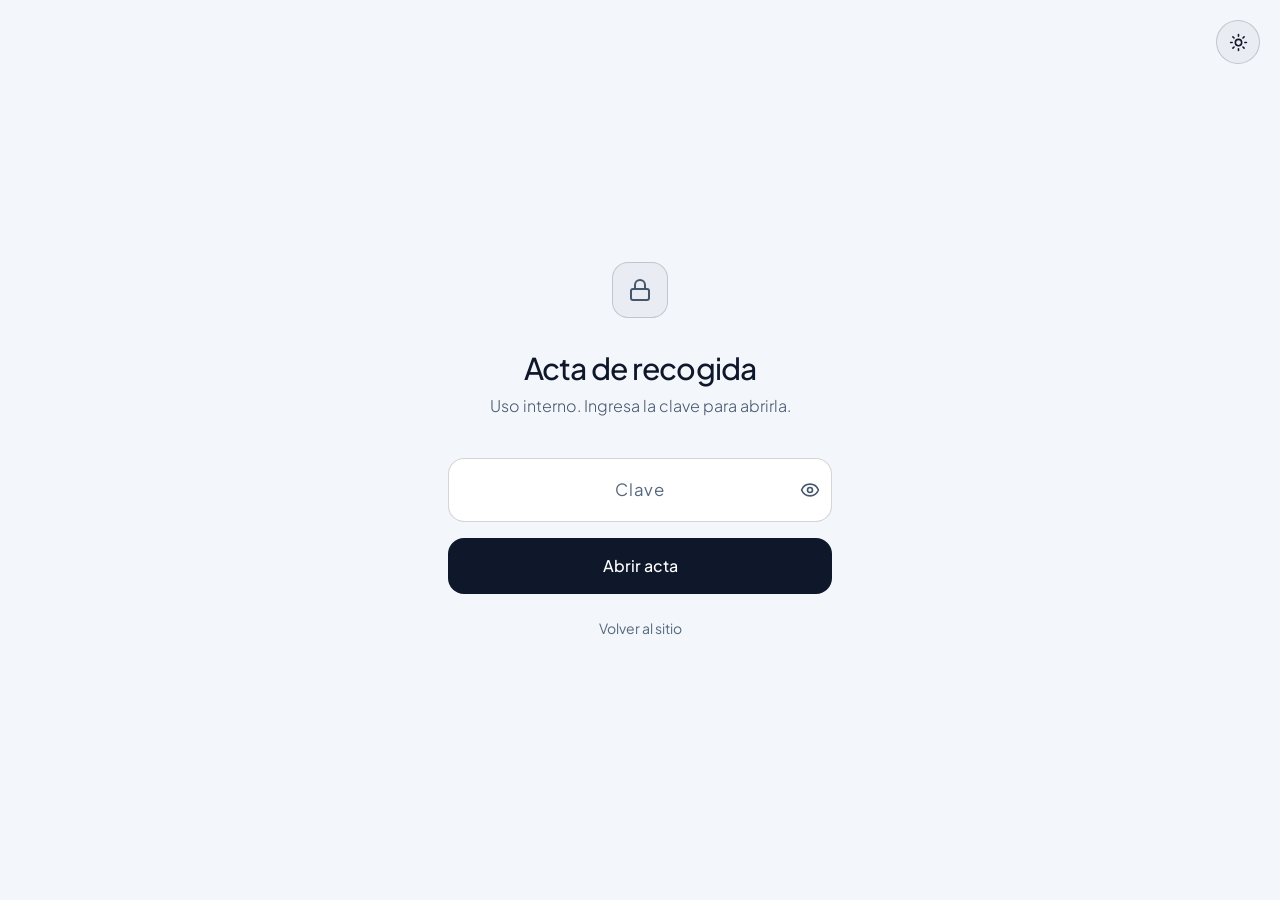
<file: recepcion.html>
<!DOCTYPE html>
<html lang="es" class="scroll-smooth">

<head>
    <meta charset="UTF-8">
    <meta name="viewport" content="width=device-width, initial-scale=1.0, viewport-fit=cover">
    <!-- Aplica la elección de tema guardada antes de pintar, para que no haya
         destello. Misma clave de localStorage que la web pública: zippy-tema. -->
    <script>
        (function () {
            try {
                var t = localStorage.getItem('zippy-tema');
                if (t === 'claro' || t === 'oscuro') document.documentElement.setAttribute('data-tema', t);
            } catch (e) { /* modo privado: se queda con la preferencia del sistema */ }
        })();
    </script>
    <title>Zippy | Acta de recogida de vehículo</title>
    <meta name="robots" content="noindex">
    <link rel="icon" type="image/png" href="assets/Adobe Express - file.png">

    <!-- jsPDF servida desde el propio sitio: el acta se llena en la calle y el PDF
     tiene que salir aunque el teléfono pierda la señal a mitad de la operación. -->
    <script src="vendor/jspdf.umd.min.js?v=2.5.1"></script>
    <link href="https://fonts.googleapis.com/css2?family=Plus+Jakarta+Sans:wght@300;400;500;600&display=swap"
        rel="stylesheet">
    <link rel="stylesheet" href="css/recepcion.css?v=8">
</head>

<body class="min-h-screen">
    <!-- Iconos. Venían de una llamada externa a unpkg; ahora viven aquí como
         <symbol>, igual que en la web pública. Si la red falla, el acta
         conserva sus iconos. El trazo (fill, stroke, grosor, remates) lo pone
         .r-icon en el CSS y se hereda hacia dentro del <use>. -->
    <svg class="r-sprite" aria-hidden="true" focusable="false" xmlns="http://www.w3.org/2000/svg">
        <symbol id="i-sun" viewBox="0 0 24 24">
            <circle cx="12" cy="12" r="4" />
            <path d="M12 2v2" />
            <path d="M12 20v2" />
            <path d="m4.93 4.93 1.41 1.41" />
            <path d="m17.66 17.66 1.41 1.41" />
            <path d="M2 12h2" />
            <path d="M20 12h2" />
            <path d="m6.34 17.66-1.41 1.41" />
            <path d="m19.07 4.93-1.41 1.41" />
        </symbol>
        <symbol id="i-moon" viewBox="0 0 24 24">
            <path d="M12 3a6 6 0 0 0 9 9 9 9 0 1 1-9-9Z" />
        </symbol>
        <symbol id="i-lock" viewBox="0 0 24 24">
            <rect width="18" height="11" x="3" y="11" rx="2" ry="2" />
            <path d="M7 11V7a5 5 0 0 1 10 0v4" />
        </symbol>
        <symbol id="i-eye" viewBox="0 0 24 24">
            <path d="M2.062 12.348a1 1 0 0 1 0-.696 10.75 10.75 0 0 1 19.876 0 1 1 0 0 1 0 .696 10.75 10.75 0 0 1-19.876 0" />
            <circle cx="12" cy="12" r="3" />
        </symbol>
        <symbol id="i-eye-off" viewBox="0 0 24 24">
            <path d="M10.733 5.076a10.744 10.744 0 0 1 11.205 6.575 1 1 0 0 1 0 .696 10.747 10.747 0 0 1-1.444 2.49" />
            <path d="M14.084 14.158a3 3 0 0 1-4.242-4.242" />
            <path d="M17.479 17.499a10.75 10.75 0 0 1-15.417-5.151 1 1 0 0 1 0-.696 10.75 10.75 0 0 1 4.446-5.143" />
            <path d="m2 2 20 20" />
        </symbol>
        <symbol id="i-chevron-left" viewBox="0 0 24 24">
            <path d="m15 18-6-6 6-6" />
        </symbol>
        <symbol id="i-plus" viewBox="0 0 24 24">
            <path d="M5 12h14" />
            <path d="M12 5v14" />
        </symbol>
        <symbol id="i-pencil" viewBox="0 0 24 24">
            <path d="M21.174 6.812a1 1 0 0 0-3.986-3.987L3.842 16.174a2 2 0 0 0-.5.83l-1.321 4.352a.5.5 0 0 0 .623.622l4.353-1.32a2 2 0 0 0 .83-.497z" />
            <path d="m15 5 4 4" />
        </symbol>
        <symbol id="i-camera" viewBox="0 0 24 24">
            <path d="M14.5 4h-5L7 7H4a2 2 0 0 0-2 2v9a2 2 0 0 0 2 2h16a2 2 0 0 0 2-2V9a2 2 0 0 0-2-2h-3l-2.5-3z" />
            <circle cx="12" cy="13" r="3" />
        </symbol>
        <symbol id="i-download" viewBox="0 0 24 24">
            <path d="M21 15v4a2 2 0 0 1-2 2H5a2 2 0 0 1-2-2v-4" />
            <path d="m7 10 5 5 5-5" />
            <path d="M12 15V3" />
        </symbol>
        <symbol id="i-message-circle" viewBox="0 0 24 24">
            <path d="M7.9 20A9 9 0 1 0 4 16.1L2 22Z" />
        </symbol>
        <symbol id="i-folder-up" viewBox="0 0 24 24">
            <path d="M20 20a2 2 0 0 0 2-2V8a2 2 0 0 0-2-2h-7.9a2 2 0 0 1-1.69-.9L9.6 3.9A2 2 0 0 0 7.93 3H4a2 2 0 0 0-2 2v13a2 2 0 0 0 2 2Z" />
            <path d="M12 10v6" />
            <path d="m9 13 3-3 3 3" />
        </symbol>
    </svg>


    <!-- Compuerta de acceso -->
    <section id="compuerta" class="min-h-screen flex items-center justify-center px-6">
        <button type="button" id="btn-tema-compuerta" class="r-theme-toggle" style="position:fixed;top:1.25rem;right:1.25rem"
            aria-label="Cambiar a modo claro">
            <svg class="r-icon r-theme-toggle__sol" aria-hidden="true"><use href="#i-sun" /></svg>
            <svg class="r-icon r-theme-toggle__luna" aria-hidden="true"><use href="#i-moon" /></svg>
        </button>
        <div class="w-full max-w-sm text-center">
            <div class="w-14 h-14 mx-auto mb-8 rounded-2xl r-icon-box flex items-center justify-center">
                <svg class="r-icon w-6 h-6" aria-hidden="true"><use href="#i-lock" /></svg>
            </div>
            <h1 class="text-3xl font-medium tracking-tight r-text mb-2">Acta de recogida</h1>
            <p class="r-text-muted font-light mb-10">Uso interno. Ingresa la clave para abrirla.</p>

            <div class="campo campo-clave mb-4">
                <input type="password" id="clave" placeholder="Clave" autocomplete="current-password">
                <button type="button" id="btn-toggle-clave" class="btn-toggle-clave"
                    aria-label="Mostrar contraseña" aria-pressed="false">
                    <svg class="r-icon w-5 h-5" aria-hidden="true"><use href="#i-eye" /></svg>
                </button>
            </div>
            <p id="error-clave" class="hidden r-error-clave text-sm mb-4">Clave incorrecta.</p>

            <button type="button" onclick="intentarEntrar()"
                class="w-full r-btn-primary rounded-2xl px-8 py-4 text-base font-medium transition-all duration-300 active:scale-95">
                Abrir acta
            </button>
            <a href="index.html" class="block r-link r-link--soft text-sm mt-6">Volver
                al sitio</a>
        </div>
    </section>

    <div id="app" class="hidden">

    <!-- Encabezado -->
    <header class="sticky top-0 z-30 r-header r-border-line border-b">
        <div class="max-w-3xl mx-auto px-5 py-4 flex items-center justify-between">
            <a href="index.html" class="flex items-center gap-2 r-text">
                <svg class="r-icon w-5 h-5 r-text-muted" aria-hidden="true"><use href="#i-chevron-left" /></svg>
                <span class="text-lg font-medium tracking-tight">Zippy</span>
            </a>
            <div class="flex items-center gap-3">
                <span id="etiqueta-paso" class="text-sm r-text-muted font-light">Paso 1 de 4</span>
                <button type="button" id="btn-tema" class="r-theme-toggle" aria-label="Cambiar a modo claro">
                    <svg class="r-icon r-theme-toggle__sol" aria-hidden="true"><use href="#i-sun" /></svg>
                    <svg class="r-icon r-theme-toggle__luna" aria-hidden="true"><use href="#i-moon" /></svg>
                </button>
                <button type="button" id="btn-cerrar-sesion" onclick="cerrarSesion()"
                    class="hidden r-icon-btn rounded-full w-11 h-11 flex items-center justify-center" title="Cerrar acceso">
                    <svg class="r-icon w-4 h-4" aria-hidden="true"><use href="#i-lock" /></svg>
                </button>
            </div>
        </div>
        <div class="h-[2px] r-progress-track">
            <div id="barra-progreso" class="h-full r-progress-fill transition-all duration-500 ease-out" style="width:25%">
            </div>
        </div>
    </header>

    <main class="max-w-3xl mx-auto px-5 py-10 pb-40">

        <div id="aviso"
            class="hidden fixed top-24 left-1/2 -translate-x-1/2 z-40 r-aviso px-5 py-3 rounded-2xl text-sm backdrop-blur-xl">
        </div>

        <!-- Paso 1: datos -->
        <section class="paso">
            <h1 class="text-3xl md:text-4xl font-medium tracking-tight r-text mb-2" id="titulo-paso1">Datos de la recogida</h1>
            <p class="r-text-muted font-light mb-10">Quién es el cliente, qué vehículo y a dónde va.</p>

            <div class="relative r-segmented p-1.5 rounded-2xl flex mb-10">
                <div id="indicador-tipo"
                    class="absolute h-[calc(100%-12px)] top-1.5 left-1.5 r-segmented__indicador rounded-xl transition-all duration-300 ease-out z-0 w-[calc(50%-6px)]">
                </div>
                <button type="button" onclick="setTipoActa('recogida')" id="btn-tipo-recogida"
                    class="relative z-10 flex-1 py-3 text-sm font-medium r-text transition-colors">Recogida</button>
                <button type="button" onclick="setTipoActa('devolucion')" id="btn-tipo-devolucion"
                    class="relative z-10 flex-1 py-3 text-sm font-medium r-text-muted transition-colors">Devolución</button>
            </div>

            <p class="text-xs uppercase tracking-wider r-eyebrow mb-4">Operador Zippy</p>
            <div class="grid grid-cols-2 gap-4 mb-10">
                <div class="campo">
                    <input type="text" id="operador-nombre" placeholder="Nombre">
                    <label for="operador-nombre">Nombre</label>
                </div>
                <div class="campo">
                    <input type="text" id="operador-cedula" inputmode="numeric" placeholder="Cédula">
                    <label for="operador-cedula">Cédula</label>
                </div>
            </div>

            <p class="text-xs uppercase tracking-wider r-eyebrow mb-4">Cliente</p>
            <div class="space-y-4 mb-10">
                <div class="campo">
                    <input type="text" id="cliente-nombre" placeholder="Nombre del cliente">
                    <label for="cliente-nombre">Nombre del cliente</label>
                </div>
                <div class="campo">
                    <input type="tel" id="cliente-telefono" placeholder="Teléfono">
                    <label for="cliente-telefono">Teléfono (WhatsApp)</label>
                </div>
                <div class="campo">
                    <input type="text" id="recogida-direccion" placeholder="Dirección de recogida">
                    <label for="recogida-direccion">Dirección de recogida</label>
                </div>
                <div class="campo-fecha">
                    <span class="flex items-center justify-between">Fecha y hora
                        <button type="button" onclick="fecharAhora()"
                            class="r-link">Ahora</button>
                    </span>
                    <input type="datetime-local" id="recogida-fecha">
                </div>
            </div>

            <p class="text-xs uppercase tracking-wider r-eyebrow mb-4">Vehículo</p>
            <div class="grid grid-cols-2 gap-4 mb-10">
                <div class="campo col-span-2">
                    <input type="text" id="placa" placeholder="Placa" style="text-transform:uppercase">
                    <label for="placa">Placa</label>
                </div>
                <div class="campo">
                    <input type="text" id="marca" placeholder="Marca" list="sugerencias-marcas" autocomplete="off">
                    <label for="marca">Marca</label>
                    <datalist id="sugerencias-marcas"></datalist>
                </div>
                <div class="campo">
                    <input type="text" id="modelo" placeholder="Modelo" list="sugerencias-modelos" autocomplete="off">
                    <label for="modelo">Modelo</label>
                    <datalist id="sugerencias-modelos"></datalist>
                </div>
                <div class="campo">
                    <input type="text" id="anio" inputmode="numeric" placeholder="Año">
                    <label for="anio">Año</label>
                </div>
                <div class="campo">
                    <input type="text" id="color" placeholder="Color">
                    <label for="color">Color</label>
                </div>
                <div class="campo">
                    <input type="text" id="kilometraje" inputmode="numeric" placeholder="Kilometraje">
                    <label for="kilometraje">Kilometraje</label>
                </div>
                <div class="col-span-2 r-fuel-card rounded-2xl px-5 pt-4 pb-5">
                    <div class="flex items-baseline justify-between mb-1">
                        <span class="text-sm r-text-muted font-light">Combustible</span>
                        <span id="texto-combustible" class="text-lg r-text font-medium">1/2</span>
                    </div>
                    <div id="cluster" class="flex justify-center"></div>
                    <input type="range" id="combustible" min="0" max="8" step="1" value="4"
                        class="deslizador" oninput="pintarCombustible()">
                </div>
            </div>

            <p class="text-xs uppercase tracking-wider r-eyebrow mb-4">Seguro</p>
            <div class="space-y-4 mb-4">
                <div class="campo">
                    <input type="text" id="aseguradora" placeholder="Aseguradora" list="sugerencias-aseguradoras"
                        autocomplete="off">
                    <label for="aseguradora">Aseguradora (todo riesgo)</label>
                    <datalist id="sugerencias-aseguradoras"></datalist>
                </div>
                <div class="campo-fecha">
                    <span>Vence SOAT (opcional)</span>
                    <input type="date" id="vence-soat">
                </div>
                <div class="campo-fecha">
                    <span>Vence tecnomecánica (opcional)</span>
                    <input type="date" id="vence-tecno">
                </div>
            </div>
            <div class="item-inv items-start mb-3" id="fila-documentos" onclick="alternarDocumentos(this)">
                <span class="caja-check mt-0.5">
                    <svg width="13" height="13" viewBox="0 0 24 24" fill="none" stroke="white" stroke-width="3.5"
                        stroke-linecap="round" stroke-linejoin="round">
                        <polyline points="20 6 9 17 4 12"></polyline>
                    </svg>
                </span>
                <span class="text-[0.95rem] r-text-soft leading-relaxed">
                    SOAT y revisión tecnomecánica vigentes.
                </span>
            </div>
            <div class="item-inv items-start mb-10" id="fila-poliza" onclick="alternarPoliza(this)">
                <span class="caja-check mt-0.5">
                    <svg width="13" height="13" viewBox="0 0 24 24" fill="none" stroke="white" stroke-width="3.5"
                        stroke-linecap="round" stroke-linejoin="round">
                        <polyline points="20 6 9 17 4 12"></polyline>
                    </svg>
                </span>
                <span class="text-[0.95rem] r-text-soft leading-relaxed">
                    Póliza todo riesgo vigente y ampara conductores autorizados.
                </span>
            </div>

            <p class="text-xs uppercase tracking-wider r-eyebrow mb-4">Destino</p>
            <div class="space-y-4">
                <div class="campo">
                    <select id="taller"></select>
                    <label for="taller">Taller aliado</label>
                </div>
                <div class="campo hidden" id="campo-taller-otro">
                    <input type="text" id="taller-otro" placeholder="Nombre del taller">
                    <label for="taller-otro">Nombre del taller</label>
                </div>
                <div class="campo">
                    <select id="servicio"></select>
                    <label for="servicio">Servicio</label>
                </div>
                <div class="campo">
                    <textarea id="servicio-detalle" placeholder="Detalle del servicio"></textarea>
                    <label for="servicio-detalle">Qué reporta el cliente</label>
                </div>
            </div>
        </section>

        <!-- Paso 2: fotos -->
        <section class="paso oculto">
            <h1 class="text-3xl md:text-4xl font-medium tracking-tight r-text mb-2">Estado del vehículo</h1>
            <p class="r-text-muted font-light mb-10">Una foto por ángulo. Después toca sobre la foto para señalar un
                detalle.</p>

            <div id="grid-fotos" class="grid grid-cols-2 gap-4 mb-12"></div>

            <p class="text-xs uppercase tracking-wider r-eyebrow mb-4">Detalles señalados</p>
            <p id="sin-marcas" class="r-text-dim font-light text-sm mb-4">
                Aún no hay detalles. Toca sobre cualquier foto para marcar uno.
            </p>
            <div id="lista-detalles" class="space-y-4"></div>

            <input type="file" id="entrada-foto" accept="image/*" capture="environment" class="hidden"
                onchange="recibirFoto(this)">
        </section>

        <!-- Paso 3: inventario -->
        <section class="paso oculto">
            <h1 class="text-3xl md:text-4xl font-medium tracking-tight r-text mb-2">Inventario</h1>
            <p class="r-text-muted font-light mb-10">Marca lo que sí viene con el vehículo.</p>

            <div id="grid-inventario" class="grid grid-cols-1 sm:grid-cols-2 gap-3 mb-4"></div>

            <div class="flex gap-3 mb-10">
                <input type="text" id="nuevo-item" placeholder="Añadir otro ítem"
                    class="flex-1 r-input-flat rounded-2xl px-5 py-3.5 text-[0.95rem] outline-none transition-all duration-300">
                <button type="button" onclick="agregarItem()"
                    class="shrink-0 r-btn-ghost rounded-2xl px-5 transition-all duration-300 active:scale-95"
                    title="Añadir ítem">
                    <svg class="r-icon w-5 h-5" aria-hidden="true"><use href="#i-plus" /></svg>
                </button>
            </div>

            <div class="campo">
                <textarea id="notas" placeholder="Observaciones"></textarea>
                <label for="notas">Observaciones</label>
            </div>
        </section>

        <!-- Paso 4: acta -->
        <section class="paso oculto">
            <h1 class="text-3xl md:text-4xl font-medium tracking-tight r-text mb-2">Acta lista</h1>
            <p class="r-text-muted font-light mb-10">Revisa y genera el PDF para el cliente y para Drive.</p>

            <div class="r-summary-card rounded-[2rem] p-6 md:p-8 mb-8">
                <div id="tabla-resumen" class="text-[0.95rem]"></div>
                <button type="button" onclick="irAPaso(1)"
                    class="w-full mt-6 r-btn-ghost rounded-2xl px-6 py-3 text-sm transition-all duration-300 active:scale-95 flex items-center justify-center gap-2">
                    <svg class="r-icon w-4 h-4" aria-hidden="true"><use href="#i-pencil" /></svg> Corregir datos
                </button>
            </div>

            <p class="text-xs uppercase tracking-wider r-eyebrow mb-3">Firma del cliente</p>
            <div class="rounded-2xl r-sign-card overflow-hidden mb-3">
                <canvas id="lienzo-firma" class="block w-full touch-none" style="height:170px"></canvas>
            </div>
            <div class="flex items-center justify-between mb-8">
                <span class="text-xs r-text-dim">Firma con el dedo.</span>
                <button type="button" onclick="limpiarFirma('lienzo-firma')"
                    class="text-sm r-link">Borrar</button>
            </div>

            <p class="text-xs uppercase tracking-wider r-eyebrow mb-3">Firma del operador</p>
            <div class="rounded-2xl r-sign-card overflow-hidden mb-3">
                <canvas id="lienzo-firma-operador" class="block w-full touch-none" style="height:170px"></canvas>
            </div>
            <div class="flex items-center justify-between mb-8">
                <span class="text-xs r-text-dim">Firma con el dedo.</span>
                <button type="button" onclick="limpiarFirma('lienzo-firma-operador')"
                    class="text-sm r-link">Borrar</button>
            </div>

            <!-- Aceptación del cliente. El texto y el enlace quedan pendientes de los términos definitivos. -->
            <div class="item-inv items-start mb-6" id="fila-terminos" onclick="alternarTerminos(this)">
                <span class="caja-check mt-0.5">
                    <svg width="13" height="13" viewBox="0 0 24 24" fill="none" stroke="white" stroke-width="3.5"
                        stroke-linecap="round" stroke-linejoin="round">
                        <polyline points="20 6 9 17 4 12"></polyline>
                    </svg>
                </span>
                <span class="text-[0.95rem] r-text-soft leading-relaxed" id="texto-terminos">
                    El cliente entrega el vehículo y acepta los Términos y Condiciones de Zippy.
                </span>
            </div>

            <button type="button" id="btn-pdf" onclick="generarPDF()"
                class="w-full r-btn-primary rounded-2xl px-8 py-5 text-lg font-medium transition-all duration-300 active:scale-95 disabled:opacity-50">
                Generar acta en PDF
            </button>

            <div id="acciones-envio" class="hidden mt-8 space-y-4">
                <div class="flex items-start gap-3 text-sm r-text-muted font-light r-info-box rounded-2xl p-5">
                    <svg class="r-icon w-5 h-5 shrink-0 mt-0.5 r-text-dim" aria-hidden="true"><use href="#i-download" /></svg>
                    <p>Se descargó <span id="nombre-pdf" class="r-text"></span>. WhatsApp y Drive no dejan adjuntar
                        el archivo desde la web: abre cada uno y adjunta el PDF desde tus descargas.</p>
                </div>
                <button type="button" onclick="enviarPorWhatsApp()"
                    class="w-full r-btn-ghost rounded-2xl px-8 py-4 text-base font-medium transition-all duration-300 active:scale-95 flex items-center justify-center gap-2">
                    <svg class="r-icon w-5 h-5" aria-hidden="true"><use href="#i-message-circle" /></svg> Abrir WhatsApp del cliente
                </button>
                <button type="button" onclick="abrirDrive()"
                    class="w-full r-btn-ghost rounded-2xl px-8 py-4 text-base font-medium transition-all duration-300 active:scale-95 flex items-center justify-center gap-2">
                    <svg class="r-icon w-5 h-5" aria-hidden="true"><use href="#i-folder-up" /></svg> Abrir Google Drive
                </button>
                <button type="button" onclick="nuevaActa()"
                    class="w-full r-link r-link--soft py-3 text-sm transition-colors">
                    Empezar un acta nueva
                </button>
            </div>
        </section>
    </main>

    <!-- Navegación -->
    <nav class="fixed bottom-0 left-0 right-0 z-30 r-nav r-border-line border-t">
        <div class="max-w-3xl mx-auto px-5 py-4 flex items-center gap-4">
            <button type="button" id="btn-atras" onclick="irAPaso(pasoActual - 1)"
                class="invisible px-6 py-3.5 rounded-2xl r-btn-ghost text-base transition-all duration-300 active:scale-95">
                Atrás
            </button>
            <button type="button" id="btn-siguiente" onclick="irAPaso(pasoActual + 1)"
                class="flex-1 r-btn-primary rounded-2xl px-8 py-3.5 text-base font-medium transition-all duration-300 active:scale-95">
                Siguiente
            </button>
        </div>
    </nav>

    </div><!-- /app -->

    <script src="js/recepcion.js?v=8"></script>
</body>

</html>
</file>
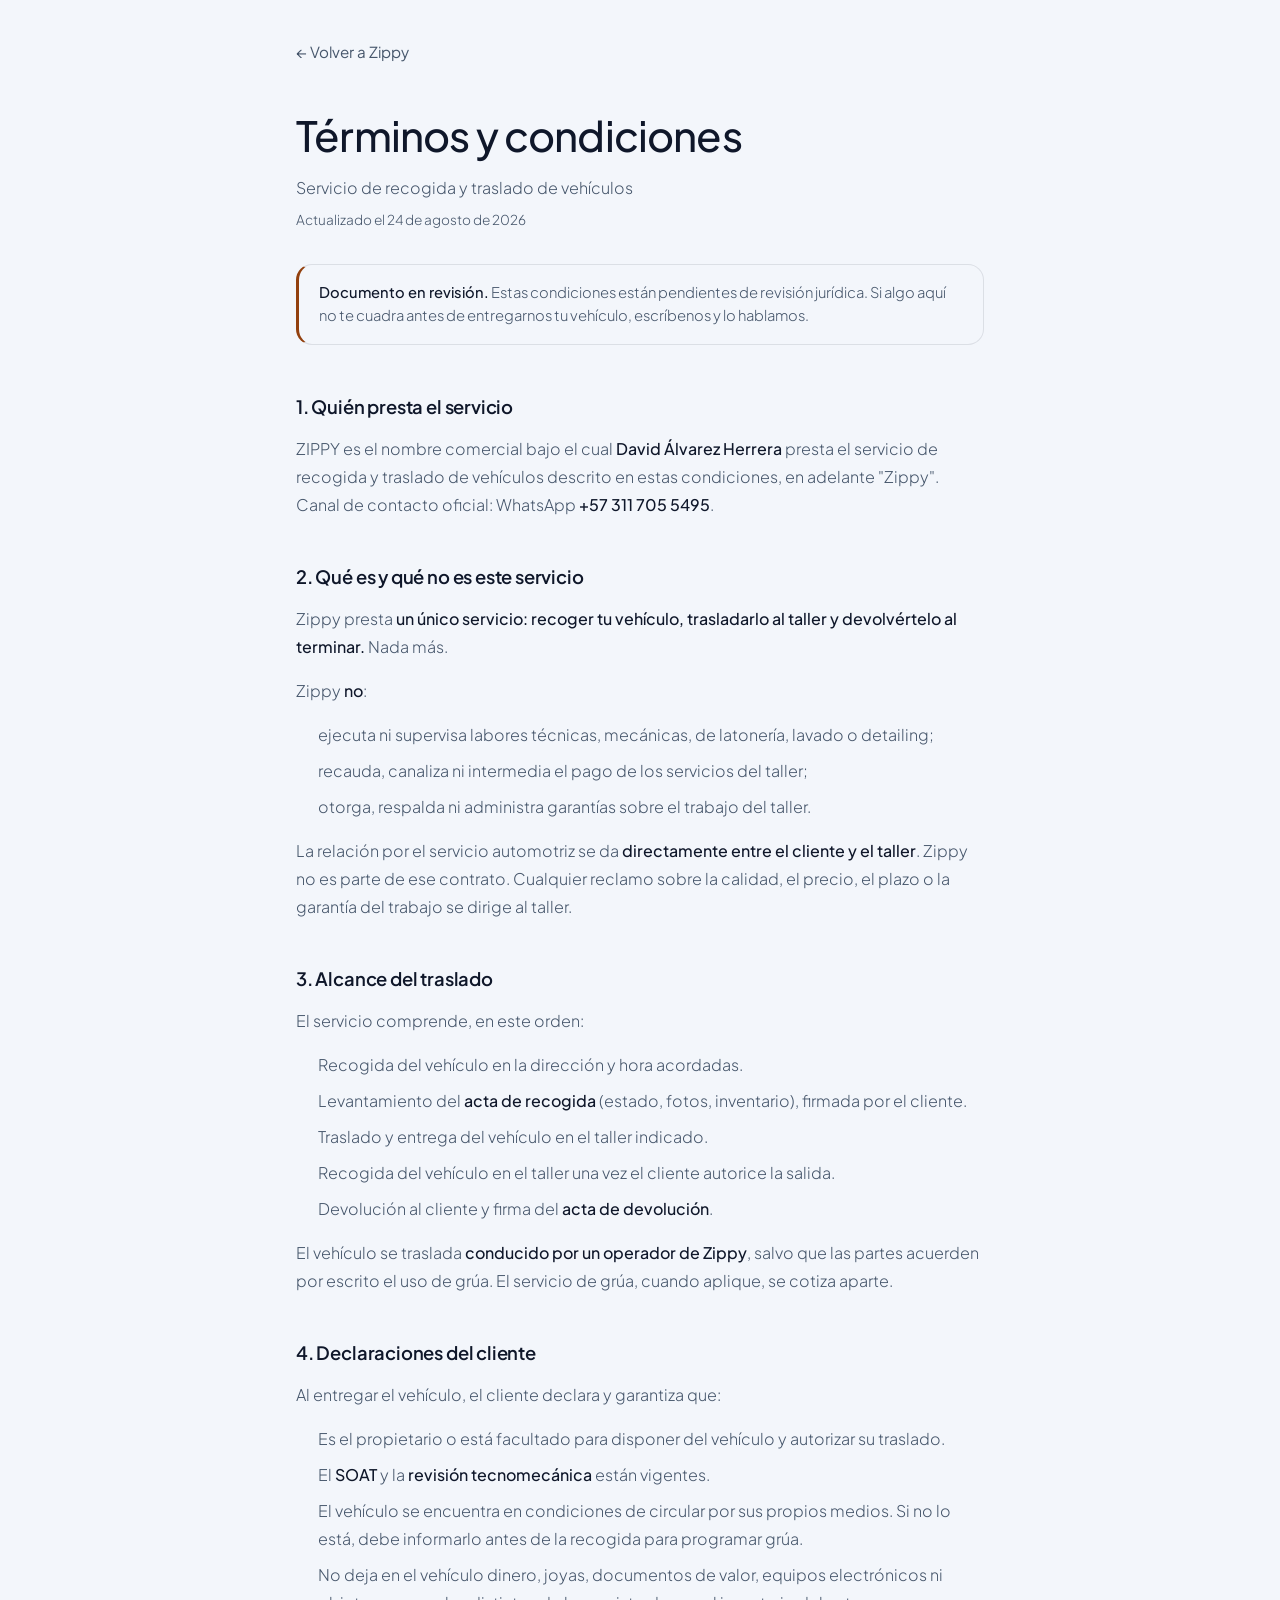
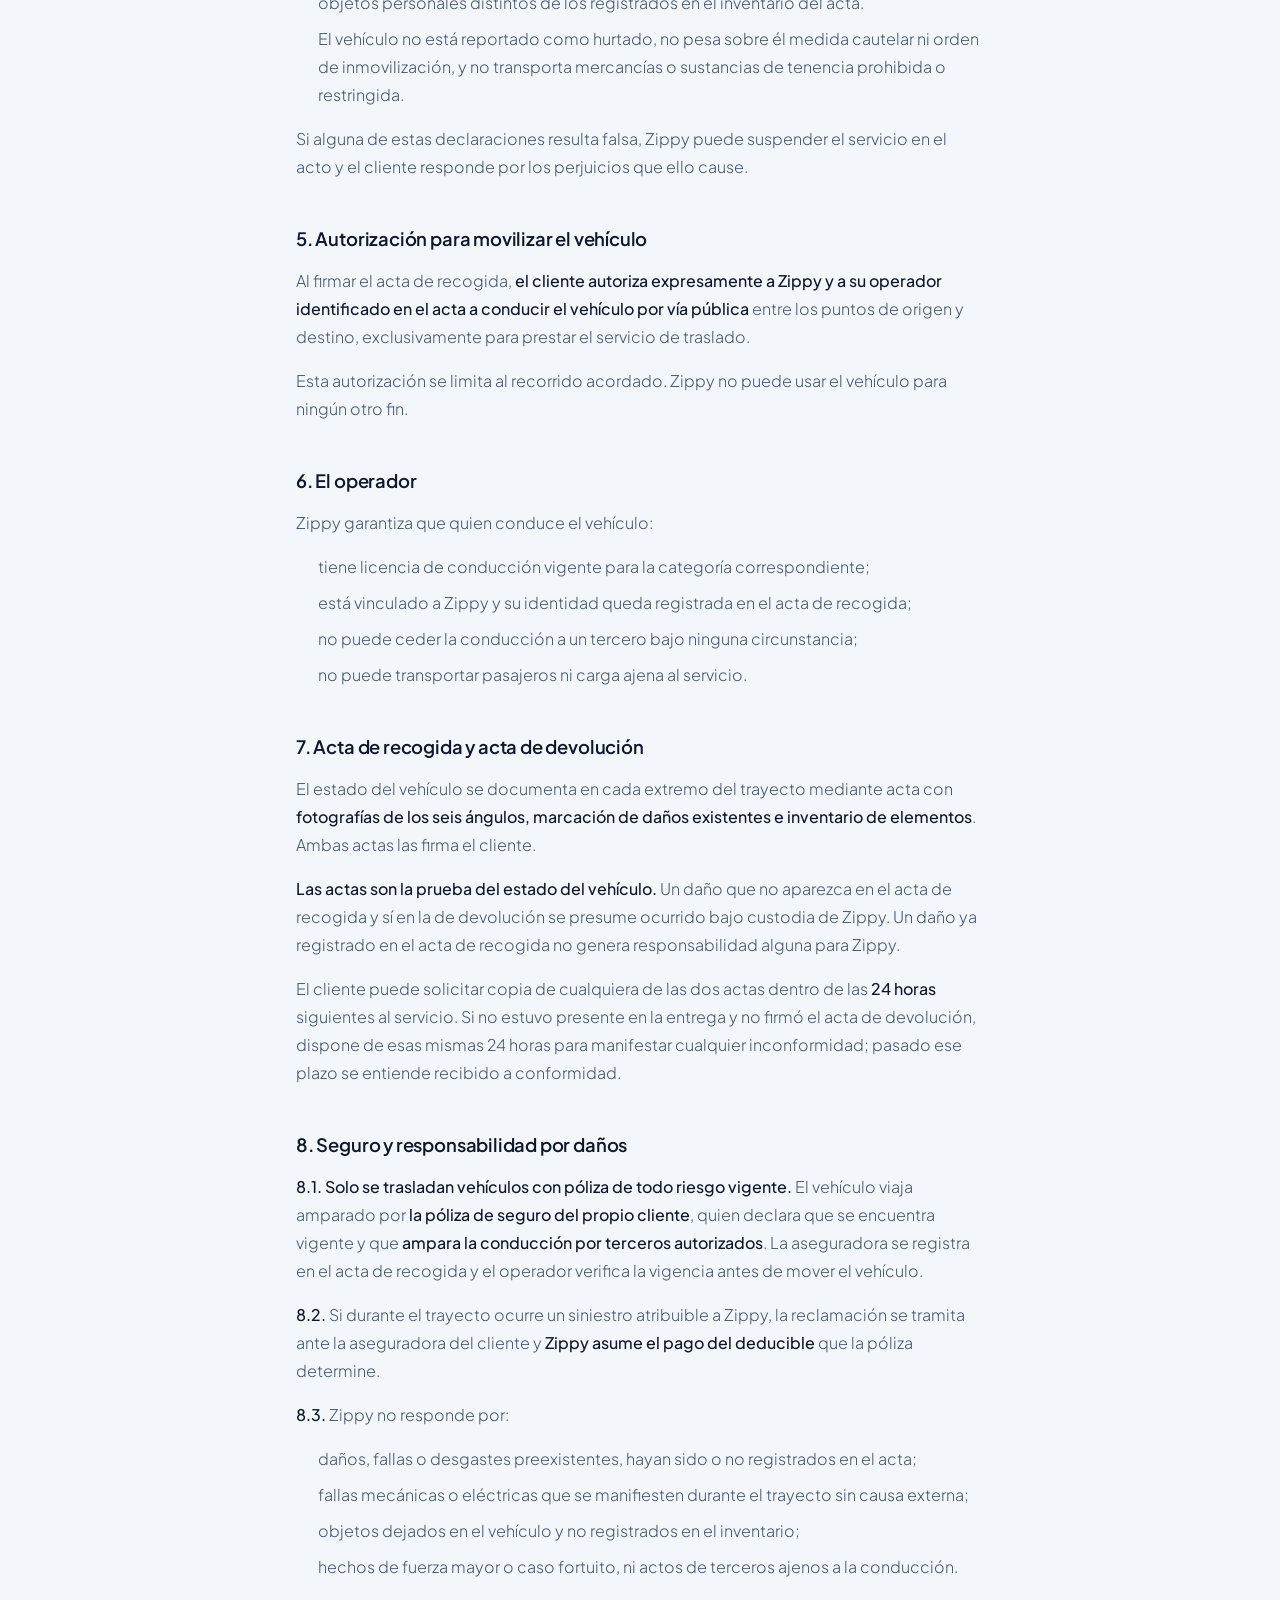
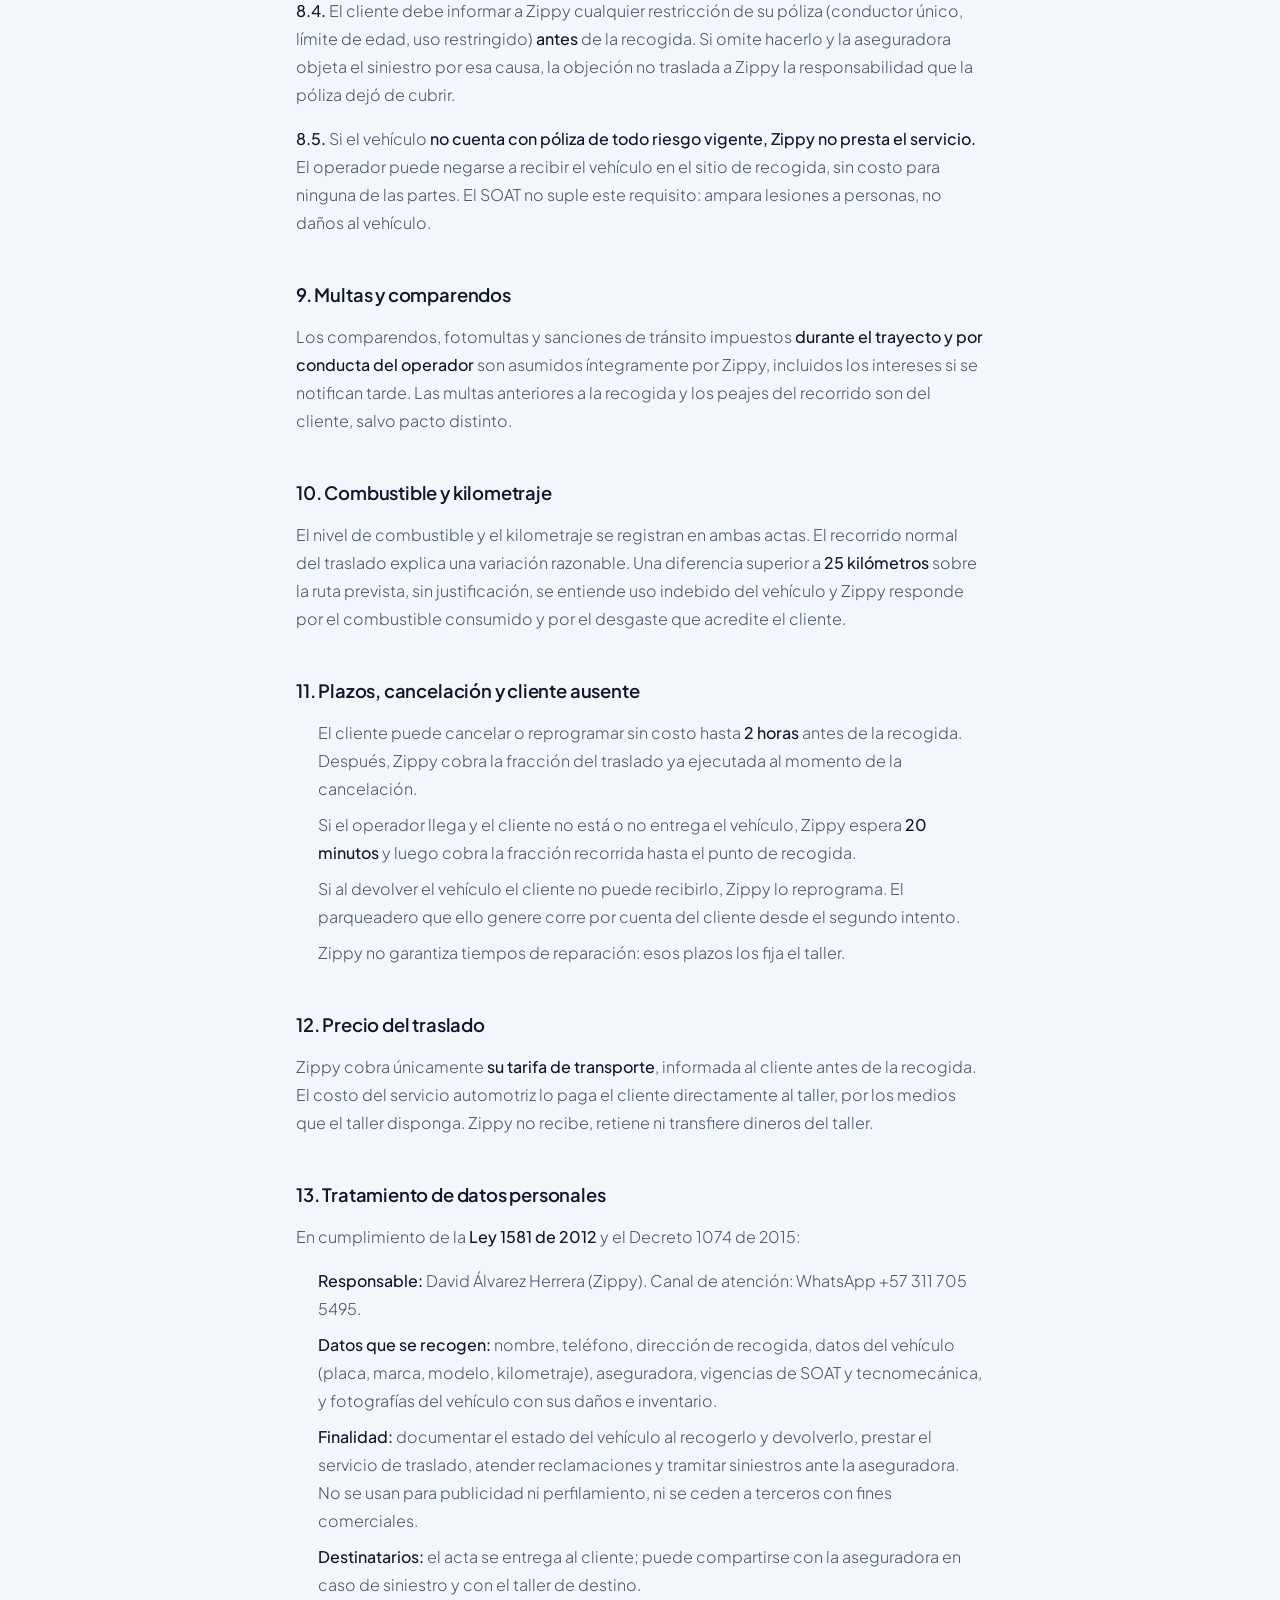
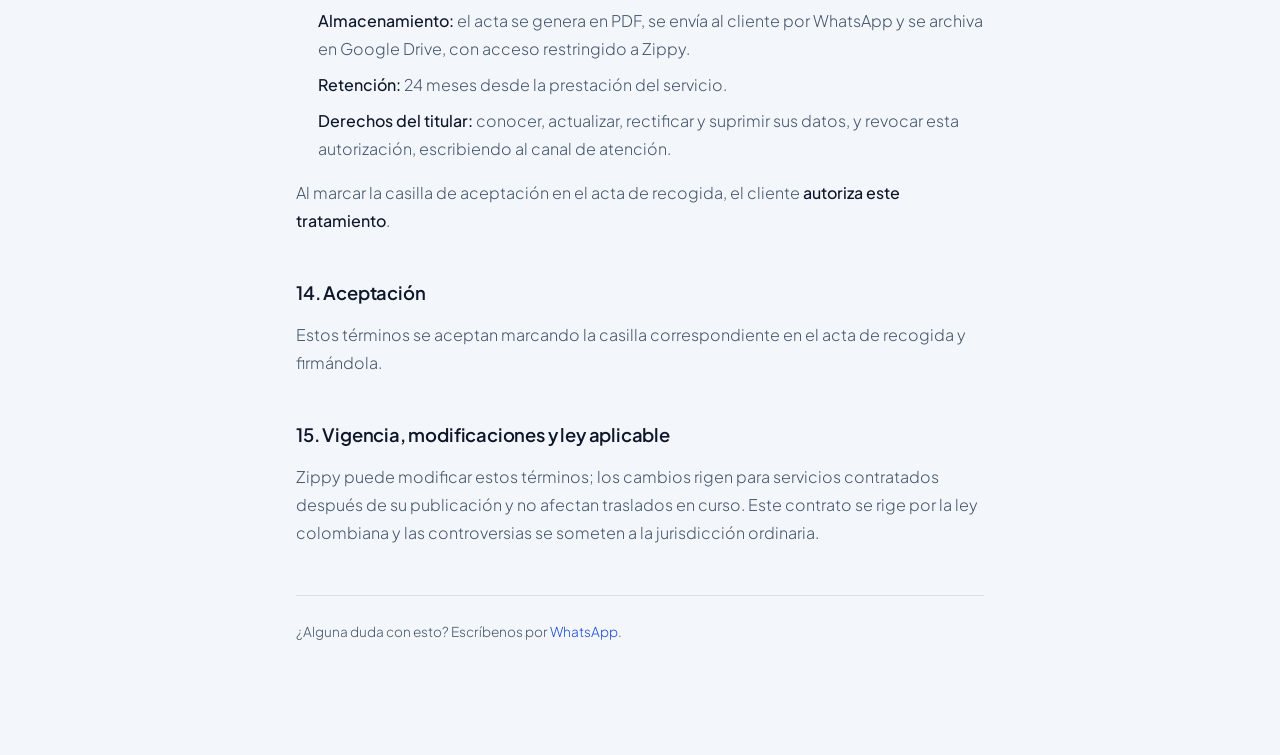
<file: terminos.html>
<!DOCTYPE html>
<html lang="es">

<head>
    <meta charset="UTF-8">
    <meta name="viewport" content="width=device-width, initial-scale=1.0">
    <title>Zippy | Términos y condiciones</title>

    <!-- Mismo criterio que index.html: el tema se fija antes de pintar. -->
    <script>
        (function () {
            try {
                var t = localStorage.getItem('zippy-tema');
                if (t === 'claro' || t === 'oscuro') {
                    document.documentElement.setAttribute('data-tema', t);
                }
                var esClaro = t === 'claro' || (!t && window.matchMedia('(prefers-color-scheme: light)').matches);
                var meta = document.querySelector('meta[name="theme-color"]');
                if (meta) meta.setAttribute('content', esClaro ? '#f3f6fb' : '#020617');
            } catch (e) {}
        })();
    </script>

    <meta name="description" content="Condiciones del servicio de recogida y traslado de vehículos de Zippy.">
    <meta name="theme-color" content="#020617">
    <link href="https://fonts.googleapis.com/css2?family=Plus+Jakarta+Sans:wght@300;400;500;600&display=swap"
        rel="stylesheet">
    <link rel="stylesheet" href="css/zippy.css">
    <style>
        /* Documento legal: una sola columna de lectura, sobre los tokens de zippy.css. */
        .doc {
            max-width: 46rem;
            margin: 0 auto;
            padding: 2.5rem 1.5rem 6rem;
            font-family: 'Plus Jakarta Sans', system-ui, sans-serif;
        }

        .doc a.volver {
            display: inline-flex;
            align-items: center;
            gap: .4rem;
            color: var(--muted);
            text-decoration: none;
            font-size: .95rem;
            margin-bottom: 2.5rem;
        }

        .doc a.volver:hover { color: var(--txt); }

        .doc h1 {
            font-size: clamp(1.9rem, 6vw, 2.6rem);
            font-weight: 500;
            letter-spacing: -.02em;
            color: var(--txt);
            margin: 0 0 .5rem;
        }

        .doc .sub {
            color: var(--muted);
            font-weight: 300;
            margin: 0 0 .35rem;
        }

        .doc .fecha {
            color: var(--muted);
            font-size: .85rem;
            margin: 0 0 2rem;
        }

        .doc .aviso {
            border: 1px solid var(--line);
            border-left: 3px solid var(--amber);
            border-radius: 1rem;
            padding: 1rem 1.25rem;
            color: var(--muted);
            font-size: .92rem;
            line-height: 1.6;
            margin-bottom: 3rem;
        }

        .doc h2 {
            font-size: 1.15rem;
            font-weight: 600;
            color: var(--txt);
            margin: 2.75rem 0 .9rem;
            letter-spacing: -.01em;
        }

        .doc p,
        .doc li {
            color: var(--muted);
            line-height: 1.75;
            font-weight: 300;
        }

        .doc p { margin: 0 0 1rem; }

        .doc ul,
        .doc ol { margin: 0 0 1rem; padding-left: 1.35rem; }

        .doc li { margin-bottom: .5rem; }

        .doc strong { color: var(--txt); font-weight: 500; }

        .doc hr {
            border: 0;
            border-top: 1px solid var(--line);
            margin: 3rem 0 0;
        }

        .doc .pie {
            color: var(--muted);
            font-size: .85rem;
            margin-top: 1.5rem;
        }
    </style>
</head>

<body>
    <main class="doc">
        <a class="volver" href="index.html">&larr; Volver a Zippy</a>

        <h1>Términos y condiciones</h1>
        <p class="sub">Servicio de recogida y traslado de vehículos</p>
        <p class="fecha">Actualizado el 24 de agosto de 2026</p>

        <p class="aviso"><strong>Documento en revisión.</strong> Estas condiciones están pendientes de revisión
            jurídica. Si algo aquí no te cuadra antes de entregarnos tu vehículo, escríbenos y lo hablamos.</p>

        <h2>1. Quién presta el servicio</h2>
        <p>ZIPPY es el nombre comercial bajo el cual <strong>David Álvarez Herrera</strong> presta el servicio de
            recogida y traslado de vehículos descrito en estas condiciones, en adelante "Zippy". Canal de contacto
            oficial: WhatsApp <strong>+57 311 705 5495</strong>.</p>

        <h2>2. Qué es y qué no es este servicio</h2>
        <p>Zippy presta <strong>un único servicio: recoger tu vehículo, trasladarlo al taller y devolvértelo al
            terminar.</strong> Nada más.</p>
        <p>Zippy <strong>no</strong>:</p>
        <ul>
            <li>ejecuta ni supervisa labores técnicas, mecánicas, de latonería, lavado o detailing;</li>
            <li>recauda, canaliza ni intermedia el pago de los servicios del taller;</li>
            <li>otorga, respalda ni administra garantías sobre el trabajo del taller.</li>
        </ul>
        <p>La relación por el servicio automotriz se da <strong>directamente entre el cliente y el taller</strong>.
            Zippy no es parte de ese contrato. Cualquier reclamo sobre la calidad, el precio, el plazo o la garantía
            del trabajo se dirige al taller.</p>

        <h2>3. Alcance del traslado</h2>
        <p>El servicio comprende, en este orden:</p>
        <ol>
            <li>Recogida del vehículo en la dirección y hora acordadas.</li>
            <li>Levantamiento del <strong>acta de recogida</strong> (estado, fotos, inventario), firmada por el
                cliente.</li>
            <li>Traslado y entrega del vehículo en el taller indicado.</li>
            <li>Recogida del vehículo en el taller una vez el cliente autorice la salida.</li>
            <li>Devolución al cliente y firma del <strong>acta de devolución</strong>.</li>
        </ol>
        <p>El vehículo se traslada <strong>conducido por un operador de Zippy</strong>, salvo que las partes acuerden
            por escrito el uso de grúa. El servicio de grúa, cuando aplique, se cotiza aparte.</p>

        <h2>4. Declaraciones del cliente</h2>
        <p>Al entregar el vehículo, el cliente declara y garantiza que:</p>
        <ul>
            <li>Es el propietario o está facultado para disponer del vehículo y autorizar su traslado.</li>
            <li>El <strong>SOAT</strong> y la <strong>revisión tecnomecánica</strong> están vigentes.</li>
            <li>El vehículo se encuentra en condiciones de circular por sus propios medios. Si no lo está, debe
                informarlo antes de la recogida para programar grúa.</li>
            <li>No deja en el vehículo dinero, joyas, documentos de valor, equipos electrónicos ni objetos personales
                distintos de los registrados en el inventario del acta.</li>
            <li>El vehículo no está reportado como hurtado, no pesa sobre él medida cautelar ni orden de
                inmovilización, y no transporta mercancías o sustancias de tenencia prohibida o restringida.</li>
        </ul>
        <p>Si alguna de estas declaraciones resulta falsa, Zippy puede suspender el servicio en el acto y el cliente
            responde por los perjuicios que ello cause.</p>

        <h2>5. Autorización para movilizar el vehículo</h2>
        <p>Al firmar el acta de recogida, <strong>el cliente autoriza expresamente a Zippy y a su operador
            identificado en el acta a conducir el vehículo por vía pública</strong> entre los puntos de origen y
            destino, exclusivamente para prestar el servicio de traslado.</p>
        <p>Esta autorización se limita al recorrido acordado. Zippy no puede usar el vehículo para ningún otro fin.</p>

        <h2>6. El operador</h2>
        <p>Zippy garantiza que quien conduce el vehículo:</p>
        <ul>
            <li>tiene licencia de conducción vigente para la categoría correspondiente;</li>
            <li>está vinculado a Zippy y su identidad queda registrada en el acta de recogida;</li>
            <li>no puede ceder la conducción a un tercero bajo ninguna circunstancia;</li>
            <li>no puede transportar pasajeros ni carga ajena al servicio.</li>
        </ul>

        <h2>7. Acta de recogida y acta de devolución</h2>
        <p>El estado del vehículo se documenta en cada extremo del trayecto mediante acta con <strong>fotografías de
            los seis ángulos, marcación de daños existentes e inventario de elementos</strong>. Ambas actas las firma
            el cliente.</p>
        <p><strong>Las actas son la prueba del estado del vehículo.</strong> Un daño que no aparezca en el acta de
            recogida y sí en la de devolución se presume ocurrido bajo custodia de Zippy. Un daño ya registrado en el
            acta de recogida no genera responsabilidad alguna para Zippy.</p>
        <p>El cliente puede solicitar copia de cualquiera de las dos actas dentro de las <strong>24 horas</strong>
            siguientes al servicio. Si no estuvo presente en la entrega y no firmó el acta de devolución, dispone de
            esas mismas 24 horas para manifestar cualquier inconformidad; pasado ese plazo se entiende recibido a
            conformidad.</p>

        <h2>8. Seguro y responsabilidad por daños</h2>
        <p><strong>8.1.</strong> <strong>Solo se trasladan vehículos con póliza de todo riesgo vigente.</strong> El
            vehículo viaja amparado por <strong>la póliza de seguro del propio cliente</strong>, quien declara que se
            encuentra vigente y que <strong>ampara la conducción por terceros autorizados</strong>. La aseguradora se
            registra en el acta de recogida y el operador verifica la vigencia antes de mover el vehículo.</p>
        <p><strong>8.2.</strong> Si durante el trayecto ocurre un siniestro atribuible a Zippy, la reclamación se
            tramita ante la aseguradora del cliente y <strong>Zippy asume el pago del deducible</strong> que la póliza
            determine.</p>
        <p><strong>8.3.</strong> Zippy no responde por:</p>
        <ul>
            <li>daños, fallas o desgastes preexistentes, hayan sido o no registrados en el acta;</li>
            <li>fallas mecánicas o eléctricas que se manifiesten durante el trayecto sin causa externa;</li>
            <li>objetos dejados en el vehículo y no registrados en el inventario;</li>
            <li>hechos de fuerza mayor o caso fortuito, ni actos de terceros ajenos a la conducción.</li>
        </ul>
        <p><strong>8.4.</strong> El cliente debe informar a Zippy cualquier restricción de su póliza (conductor único,
            límite de edad, uso restringido) <strong>antes</strong> de la recogida. Si omite hacerlo y la aseguradora
            objeta el siniestro por esa causa, la objeción no traslada a Zippy la responsabilidad que la póliza dejó
            de cubrir.</p>
        <p><strong>8.5.</strong> Si el vehículo <strong>no cuenta con póliza de todo riesgo vigente, Zippy no presta
            el servicio.</strong> El operador puede negarse a recibir el vehículo en el sitio de recogida, sin costo
            para ninguna de las partes. El SOAT no suple este requisito: ampara lesiones a personas, no daños al
            vehículo.</p>

        <h2>9. Multas y comparendos</h2>
        <p>Los comparendos, fotomultas y sanciones de tránsito impuestos <strong>durante el trayecto y por conducta
            del operador</strong> son asumidos íntegramente por Zippy, incluidos los intereses si se notifican tarde.
            Las multas anteriores a la recogida y los peajes del recorrido son del cliente, salvo pacto distinto.</p>

        <h2>10. Combustible y kilometraje</h2>
        <p>El nivel de combustible y el kilometraje se registran en ambas actas. El recorrido normal del traslado
            explica una variación razonable. Una diferencia superior a <strong>25 kilómetros</strong> sobre la ruta
            prevista, sin justificación, se entiende uso indebido del vehículo y Zippy responde por el combustible
            consumido y por el desgaste que acredite el cliente.</p>

        <h2>11. Plazos, cancelación y cliente ausente</h2>
        <ul>
            <li>El cliente puede cancelar o reprogramar sin costo hasta <strong>2 horas</strong> antes de la recogida.
                Después, Zippy cobra la fracción del traslado ya ejecutada al momento de la cancelación.</li>
            <li>Si el operador llega y el cliente no está o no entrega el vehículo, Zippy espera <strong>20
                minutos</strong> y luego cobra la fracción recorrida hasta el punto de recogida.</li>
            <li>Si al devolver el vehículo el cliente no puede recibirlo, Zippy lo reprograma. El parqueadero que ello
                genere corre por cuenta del cliente desde el segundo intento.</li>
            <li>Zippy no garantiza tiempos de reparación: esos plazos los fija el taller.</li>
        </ul>

        <h2>12. Precio del traslado</h2>
        <p>Zippy cobra únicamente <strong>su tarifa de transporte</strong>, informada al cliente antes de la recogida.
            El costo del servicio automotriz lo paga el cliente directamente al taller, por los medios que el taller
            disponga. Zippy no recibe, retiene ni transfiere dineros del taller.</p>

        <h2>13. Tratamiento de datos personales</h2>
        <p>En cumplimiento de la <strong>Ley 1581 de 2012</strong> y el Decreto 1074 de 2015:</p>
        <ul>
            <li><strong>Responsable:</strong> David Álvarez Herrera (Zippy). Canal de atención: WhatsApp
                +57 311 705 5495.</li>
            <li><strong>Datos que se recogen:</strong> nombre, teléfono, dirección de recogida, datos del vehículo
                (placa, marca, modelo, kilometraje), aseguradora, vigencias de SOAT y tecnomecánica, y fotografías del
                vehículo con sus daños e inventario.</li>
            <li><strong>Finalidad:</strong> documentar el estado del vehículo al recogerlo y devolverlo, prestar el
                servicio de traslado, atender reclamaciones y tramitar siniestros ante la aseguradora. No se usan para
                publicidad ni perfilamiento, ni se ceden a terceros con fines comerciales.</li>
            <li><strong>Destinatarios:</strong> el acta se entrega al cliente; puede compartirse con la aseguradora en
                caso de siniestro y con el taller de destino.</li>
            <li><strong>Almacenamiento:</strong> el acta se genera en PDF, se envía al cliente por WhatsApp y se
                archiva en Google Drive, con acceso restringido a Zippy.</li>
            <li><strong>Retención:</strong> 24 meses desde la prestación del servicio.</li>
            <li><strong>Derechos del titular:</strong> conocer, actualizar, rectificar y suprimir sus datos, y revocar
                esta autorización, escribiendo al canal de atención.</li>
        </ul>
        <p>Al marcar la casilla de aceptación en el acta de recogida, el cliente <strong>autoriza este
            tratamiento</strong>.</p>

        <h2>14. Aceptación</h2>
        <p>Estos términos se aceptan marcando la casilla correspondiente en el acta de recogida y firmándola.</p>

        <h2>15. Vigencia, modificaciones y ley aplicable</h2>
        <p>Zippy puede modificar estos términos; los cambios rigen para servicios contratados después de su
            publicación y no afectan traslados en curso. Este contrato se rige por la ley colombiana y las
            controversias se someten a la jurisdicción ordinaria.</p>

        <hr>
        <p class="pie">¿Alguna duda con esto? Escríbenos por
            <a href="https://wa.me/573117055495" target="_blank" rel="noopener noreferrer"
                style="color:var(--accent)">WhatsApp</a>.</p>
    </main>
</body>

</html>
</file>
<file: css/recepcion.css>
/* Zippy — Acta de recepción.

   Paleta tokenizada, mismo patrón que css/zippy.css (leído aquí solo como
   referencia, sin tocarlo). TODOS los colores viven en tres bloques con los
   mismos tokens:
   1. :root                                  — paleta por defecto (oscura).
   2. @media (prefers-color-scheme: light)   — reemplaza :root cuando el
      sistema pide claro y no hay elección manual guardada.
   3. :root[data-tema="oscuro"] / [data-tema="claro"] — elección manual
      (guardada por js/recepcion.js en localStorage, clave "zippy-tema",
      la MISMA que usa la web pública). Gana siempre por especificidad de
      atributo, en los dos sentidos.
   Ningún color tiene su única definición dentro de un @media.

   --marker-fixed-* y --sign-bg quedan CONSTANTES en los tres bloques a
   propósito: el pin de detalle vive sobre una fotografía real (no sobre el
   fondo de la página) y el lienzo de firma es papel para firmar, no una
   superficie de interfaz — igual que --traffic-* y --lamp-* en zippy.css. */

:root {
    color-scheme: dark;

    /* superficies */
    --bg: #020617;
    --chrome-bg: rgba(2, 6, 23, .82);
    --panel-1: rgba(255, 255, 255, .05);
    --panel-2: rgba(255, 255, 255, .1);
    --input-bg: rgba(2, 6, 23, .5);
    --input-bg-focus: rgba(2, 6, 23, .8);
    --resumen-bg: rgba(15, 23, 42, .3);

    /* líneas */
    --line: rgba(255, 255, 255, .05);
    --line-strong: rgba(148, 163, 184, .2);
    --line-hover: rgba(255, 255, 255, .4);

    /* texto */
    --txt: rgba(255, 255, 255, .9);
    --txt-soft: #cbd5e1;
    --muted: #94a3b8;
    --muted-dim: #7e8ea8;

    /* acento (progreso, marcas activas, insignia de detalle) */
    --accent: #3b82f6;
    --accent-strong: #2563eb;
    --on-accent: #ffffff;
    --accent-soft-bg: rgba(59, 130, 246, .12);
    --accent-border: rgba(59, 130, 246, .5);

    /* ámbar: solo avisos, nunca rojo */
    --amber-bg: rgba(245, 158, 11, .15);
    --amber-border: rgba(251, 191, 36, .3);
    --amber-ink: #fde68a;

    /* botón primario: el más fuerte de la pantalla, invertido sobre el fondo */
    --btn-primary-bg: #ffffff;
    --btn-primary-bg-hover: #e2e8f0;
    --btn-primary-text: #020617;

    /* medidor de combustible */
    --gauge-track: rgba(148, 163, 184, .25);
    --gauge-tick: #94a3b8;
    --gauge-label: #94a3b8;
    --gauge-needle: #f8fafc;

    /* deslizador de combustible */
    --slider-track: rgba(148, 163, 184, .25);
    --slider-thumb: #ffffff;
    --slider-thumb-shadow: rgba(2, 6, 23, .6);

    /* icono del selector de fecha nativo */
    --calendar-invert: 0.7;

    /* pin de detalle sobre foto: constante en los dos temas */
    --marker-fixed-bg: #3b82f6;
    --marker-fixed-ring: rgba(255, 255, 255, .9);
    --marker-fixed-shadow: rgba(2, 6, 23, .6);

    /* lienzo de firma: constante en los dos temas, es papel, no interfaz */
    --sign-bg: #ffffff;
    --sign-border: rgba(148, 163, 184, .2);
}

/* Tema claro por preferencia del sistema, sin elección manual guardada. */
@media (prefers-color-scheme: light) {
    :root {
        color-scheme: light;

        --bg: #f3f6fb;
        --chrome-bg: rgba(243, 246, 251, .85);
        --panel-1: rgba(15, 23, 42, .04);
        --panel-2: rgba(15, 23, 42, .08);
        --input-bg: #ffffff;
        --input-bg-focus: #ffffff;
        --resumen-bg: #eef2f8;

        --line: rgba(15, 23, 42, .1);
        --line-strong: rgba(15, 23, 42, .18);
        --line-hover: rgba(15, 23, 42, .5);

        --txt: #0f172a;
        --txt-soft: #1e293b;
        --muted: #46566b;
        --muted-dim: #55677d;

        --accent: #1d4ed8;
        --accent-strong: #1e40af;
        --on-accent: #ffffff;
        --accent-soft-bg: rgba(29, 78, 216, .1);
        --accent-border: rgba(29, 78, 216, .45);

        --amber-bg: #fdf1de;
        --amber-border: rgba(180, 83, 9, .35);
        --amber-ink: #7c3a0a;

        --btn-primary-bg: #0f172a;
        --btn-primary-bg-hover: #1e293b;
        --btn-primary-text: #ffffff;

        --gauge-track: rgba(15, 23, 42, .16);
        --gauge-tick: #55677d;
        --gauge-label: #46566b;
        --gauge-needle: #0f172a;

        --slider-track: rgba(15, 23, 42, .16);
        --slider-thumb: #0f172a;
        --slider-thumb-shadow: rgba(15, 23, 42, .3);

        --calendar-invert: 0;

        --sign-border: rgba(15, 23, 42, .35);
    }
}

/* Elección manual (recepcion.js la guarda en localStorage, clave
   "zippy-tema"): gana siempre sobre el sistema, en los dos sentidos, por
   especificidad de atributo. */
:root[data-tema="oscuro"] {
    color-scheme: dark;

    --bg: #020617;
    --chrome-bg: rgba(2, 6, 23, .82);
    --panel-1: rgba(255, 255, 255, .05);
    --panel-2: rgba(255, 255, 255, .1);
    --input-bg: rgba(2, 6, 23, .5);
    --input-bg-focus: rgba(2, 6, 23, .8);
    --resumen-bg: rgba(15, 23, 42, .3);

    --line: rgba(255, 255, 255, .05);
    --line-strong: rgba(148, 163, 184, .2);
    --line-hover: rgba(255, 255, 255, .4);

    --txt: rgba(255, 255, 255, .9);
    --txt-soft: #cbd5e1;
    --muted: #94a3b8;
    --muted-dim: #7e8ea8;

    --accent: #3b82f6;
    --accent-strong: #2563eb;
    --on-accent: #ffffff;
    --accent-soft-bg: rgba(59, 130, 246, .12);
    --accent-border: rgba(59, 130, 246, .5);

    --amber-bg: rgba(245, 158, 11, .15);
    --amber-border: rgba(251, 191, 36, .3);
    --amber-ink: #fde68a;

    --btn-primary-bg: #ffffff;
    --btn-primary-bg-hover: #e2e8f0;
    --btn-primary-text: #020617;

    --gauge-track: rgba(148, 163, 184, .25);
    --gauge-tick: #94a3b8;
    --gauge-label: #94a3b8;
    --gauge-needle: #f8fafc;

    --slider-track: rgba(148, 163, 184, .25);
    --slider-thumb: #ffffff;
    --slider-thumb-shadow: rgba(2, 6, 23, .6);

    --calendar-invert: 0.7;

    --sign-border: rgba(148, 163, 184, .2);
}

:root[data-tema="claro"] {
    color-scheme: light;

    --bg: #f3f6fb;
    --chrome-bg: rgba(243, 246, 251, .85);
    --panel-1: rgba(15, 23, 42, .04);
    --panel-2: rgba(15, 23, 42, .08);
    --input-bg: #ffffff;
    --input-bg-focus: #ffffff;
    --resumen-bg: #eef2f8;

    --line: rgba(15, 23, 42, .1);
    --line-strong: rgba(15, 23, 42, .18);
    --line-hover: rgba(15, 23, 42, .5);

    --txt: #0f172a;
    --txt-soft: #1e293b;
    --muted: #46566b;
    --muted-dim: #55677d;

    --accent: #1d4ed8;
    --accent-strong: #1e40af;
    --on-accent: #ffffff;
    --accent-soft-bg: rgba(29, 78, 216, .1);
    --accent-border: rgba(29, 78, 216, .45);

    --amber-bg: #fdf1de;
    --amber-border: rgba(180, 83, 9, .35);
    --amber-ink: #7c3a0a;

    --btn-primary-bg: #0f172a;
    --btn-primary-bg-hover: #1e293b;
    --btn-primary-text: #ffffff;

    --gauge-track: rgba(15, 23, 42, .16);
    --gauge-tick: #55677d;
    --gauge-label: #46566b;
    --gauge-needle: #0f172a;

    --slider-track: rgba(15, 23, 42, .16);
    --slider-thumb: #0f172a;
    --slider-thumb-shadow: rgba(15, 23, 42, .3);

    --calendar-invert: 0;

    --sign-border: rgba(15, 23, 42, .35);
}

/* ---------- reset: lo que antes traía Preflight de Tailwind ----------
   Esta página cargaba https://cdn.tailwindcss.com. Eso NO es una hoja de
   estilo: es un compilador que se descarga como JavaScript, lee el DOM y
   fabrica las reglas en el momento. Cuando no corre o llega tarde —el
   teléfono del operador, en la calle, con mala señal— el marcado se queda
   sin sus utilidades y la maqueta se desarma: enlaces subrayados y en azul
   de sistema, el encabezado descolgado en dos filas. En el escritorio, con
   red buena, siempre llegaba a tiempo; de ahí que el mismo ancho se viera
   bien en el navegador y roto en el móvil. El propio Tailwind avisa de que
   ese CDN no es para producción.

   Se ha quitado. El reset (esto) y las utilidades que usa el marcado (al
   final de la hoja) están escritas a mano aquí, con los mismos valores que
   css/zippy.css usa para la web pública, para que las dos páginas no se
   contradigan. El acta ya no depende de ninguna llamada externa para
   maquetarse; lo único que queda fuera es la tipografía. */

*,
::before,
::after {
    box-sizing: border-box;
}

html {
    line-height: 1.5;
    /* Safari en iOS y Chrome en Android agrandan por su cuenta el texto de
       los bloques que consideran anchos. Eso descuadra la maqueta en el
       teléfono aunque en el escritorio, al mismo ancho, se vea perfecta.
       100% = respeta el tamaño que pide la hoja. */
    -webkit-text-size-adjust: 100%;
    text-size-adjust: 100%;
}

body,
h1,
h2,
h3,
h4,
h5,
h6,
p,
figure,
blockquote,
dl,
dd,
hr,
pre {
    margin: 0;
}

/* Los títulos toman su tamaño de las utilidades (.text-3xl, .md:text-4xl);
   sin esto, un <h1> suelto sale con el tamaño y el peso del navegador. */
h1,
h2,
h3,
h4,
h5,
h6 {
    font-size: inherit;
    font-weight: inherit;
}

ul,
ol {
    margin: 0;
    padding: 0;
    list-style: none;
}

/* El fallo más visible en el teléfono: sin esto el navegador pinta los
   enlaces subrayados y en su azul de origen. */
a {
    color: inherit;
    text-decoration: inherit;
}

b,
strong {
    font-weight: bolder;
}

img,
svg,
video,
canvas,
iframe,
embed,
object {
    display: block;
    vertical-align: middle;
}

img,
svg,
video {
    max-width: 100%;
}

img,
video {
    height: auto;
}

button,
input,
optgroup,
select,
textarea {
    font-family: inherit;
    font-size: 100%;
    font-weight: inherit;
    line-height: inherit;
    color: inherit;
    margin: 0;
    padding: 0;
}

button,
select {
    text-transform: none;
}

button,
[type='button'],
[type='reset'],
[type='submit'] {
    -webkit-appearance: button;
    background-color: transparent;
    background-image: none;
    border: 0;
}

button,
[role='button'] {
    cursor: pointer;
}

textarea {
    resize: vertical;
}

::placeholder {
    opacity: 1;
    color: var(--muted-dim);
}

:disabled {
    cursor: default;
}

[hidden] {
    display: none;
}

/* ---------- iconos ----------
   Eran lucide desde unpkg. Ahora son <symbol> dentro del propio
   recepcion.html, igual que en la web pública, y el trazo se define aquí:
   fill, stroke, grosor y remates se heredan hacia dentro del <use>, así que
   el mismo dibujo sirve a todos los tamaños sin duplicar geometría. Una
   llamada externa menos que puede fallar en la calle. */

.r-sprite {
    position: absolute;
    width: 0;
    height: 0;
    overflow: hidden;
}

.r-icon {
    flex: none;
    fill: none;
    stroke: currentColor;
    stroke-width: 2;
    stroke-linecap: round;
    stroke-linejoin: round;
}

body {
    font-family: 'Plus Jakarta Sans', sans-serif;
    background-color: var(--bg);
    color: var(--txt);
    transition: background-color .25s ease;
}

/* Pasos del wizard */
.paso {
    display: block;
    animation: entrar 0.5s cubic-bezier(0.16, 1, 0.3, 1);
}

.paso.oculto {
    display: none;
}

@keyframes entrar {
    from {
        opacity: 0;
        transform: translateY(16px);
    }

    to {
        opacity: 1;
        transform: translateY(0);
    }
}

/* Campos con floating label, mismo lenguaje que el formulario de la landing */
.campo {
    position: relative;
}

.campo input,
.campo select,
.campo textarea {
    width: 100%;
    background-color: var(--input-bg);
    border: 1px solid var(--line-strong);
    border-radius: 1rem;
    padding: 1.75rem 1.25rem 0.75rem;
    font-size: 1.05rem;
    color: var(--txt);
    transition: all 0.3s ease;
    outline: none;
    appearance: none;
}

.campo textarea {
    min-height: 8rem;
    resize: vertical;
}

.campo input::placeholder,
.campo textarea::placeholder {
    color: transparent;
}

.campo input:focus,
.campo select:focus,
.campo textarea:focus {
    border-color: var(--line-hover);
    background-color: var(--input-bg-focus);
}

.campo label {
    position: absolute;
    left: 1.25rem;
    top: 1.1rem;
    font-size: 1rem;
    font-weight: 300;
    color: var(--muted);
    pointer-events: none;
    transform-origin: left;
    transition: all 0.3s ease;
}

.campo input:focus~label,
.campo input:not(:placeholder-shown)~label,
.campo textarea:focus~label,
.campo textarea:not(:placeholder-shown)~label,
.campo select~label {
    transform: translateY(-0.65rem) scale(0.8);
    color: var(--muted);
}

/* Slot de foto por ángulo */
.slot-foto {
    position: relative;
    aspect-ratio: 4 / 3;
    border-radius: 1.25rem;
    border: 1px dashed var(--line-strong);
    background-color: var(--input-bg);
    overflow: hidden;
    display: flex;
    align-items: center;
    justify-content: center;
    cursor: pointer;
    transition: border-color 0.3s ease, background-color .25s ease;
}

.slot-foto.con-foto {
    border-style: solid;
    border-color: var(--line-strong);
    cursor: crosshair;
}

.slot-foto img {
    width: 100%;
    height: 100%;
    object-fit: cover;
    display: block;
}

/* Marcador de detalle sobre la foto: constante en los dos temas, porque
   vive encima de una fotografía real, no del fondo de la página. */
.marca {
    position: absolute;
    width: 1.75rem;
    height: 1.75rem;
    margin: -0.875rem 0 0 -0.875rem;
    border-radius: 999px;
    background-color: var(--marker-fixed-bg);
    border: 2px solid var(--marker-fixed-ring);
    color: #fff;
    font-size: 0.8rem;
    font-weight: 600;
    display: flex;
    align-items: center;
    justify-content: center;
    box-shadow: 0 4px 12px var(--marker-fixed-shadow);
    pointer-events: none;
}

/* Ítem de inventario */
.item-inv {
    display: flex;
    align-items: center;
    gap: 0.75rem;
    padding: 0.9rem 1rem;
    border-radius: 1rem;
    border: 1px solid var(--line-strong);
    background-color: var(--panel-1);
    cursor: pointer;
    transition: all 0.25s ease;
    user-select: none;
}

.item-inv.activo {
    border-color: var(--accent-border);
    background-color: var(--accent-soft-bg);
}

.caja-check {
    width: 1.35rem;
    height: 1.35rem;
    flex-shrink: 0;
    border-radius: 0.45rem;
    border: 1px solid var(--line-strong);
    display: flex;
    align-items: center;
    justify-content: center;
    transition: all 0.25s ease;
}

.item-inv.activo .caja-check {
    background-color: var(--accent);
    border-color: var(--accent);
}

.caja-check svg {
    opacity: 0;
    transition: opacity 0.2s ease;
}

.item-inv.activo .caja-check svg {
    opacity: 1;
}

/* Campo de la compuerta: sin etiqueta flotante, el placeholder se ve. */
.campo-clave input {
    padding: 1.15rem 3.25rem;
    text-align: center;
    letter-spacing: 0.05em;
}

.campo-clave input::placeholder {
    color: var(--muted-dim);
}

/* Ojo para mostrar/ocultar la clave. Botón real dentro del campo, área táctil 44x44. */
.btn-toggle-clave {
    position: absolute;
    top: 50%;
    right: 0;
    transform: translateY(-50%);
    width: 44px;
    height: 44px;
    display: flex;
    align-items: center;
    justify-content: center;
    background: transparent;
    border: none;
    padding: 0;
    margin: 0;
    color: var(--muted);
    cursor: pointer;
    transition: color 0.2s ease;
}

.btn-toggle-clave:hover,
.btn-toggle-clave:focus-visible {
    color: var(--txt);
}

.btn-toggle-clave svg {
    width: 20px;
    height: 20px;
}

/* Campo de fecha: la etiqueta no puede flotar porque el input nunca está "vacío". */
.campo-fecha span {
    display: block;
    font-size: 0.75rem;
    color: var(--muted);
    margin: 0 0 0.4rem 0.35rem;
}

.campo-fecha input {
    width: 100%;
    background-color: var(--input-bg);
    border: 1px solid var(--line-strong);
    border-radius: 1rem;
    padding: 0.85rem 1rem;
    font-size: 0.95rem;
    color: var(--txt);
    outline: none;
    transition: all 0.3s ease;
}

.campo-fecha input:focus {
    border-color: var(--line-hover);
}

.campo-fecha input::-webkit-calendar-picker-indicator {
    filter: invert(var(--calendar-invert));
    cursor: pointer;
}

.deslizador {
    width: 100%;
    -webkit-appearance: none;
    appearance: none;
    height: 4px;
    border-radius: 999px;
    background: var(--slider-track);
    outline: none;
}

.deslizador::-webkit-slider-thumb {
    -webkit-appearance: none;
    appearance: none;
    width: 1.6rem;
    height: 1.6rem;
    border-radius: 999px;
    background: var(--slider-thumb);
    border: none;
    cursor: pointer;
    box-shadow: 0 4px 12px var(--slider-thumb-shadow);
}

.deslizador::-moz-range-thumb {
    width: 1.6rem;
    height: 1.6rem;
    border-radius: 999px;
    background: var(--slider-thumb);
    border: none;
    cursor: pointer;
}

/* ---------- interruptor de tema ----------
   Dos botones (compuerta y encabezado) comparten esta clase. Los dos
   iconos viven siempre en el DOM; cuál se ve lo decide la cascada de
   arriba, no JS — así los dos botones quedan sincronizados sin código
   extra cuando cambia data-tema. */
.r-theme-toggle {
    display: inline-flex;
    align-items: center;
    justify-content: center;
    flex: none;
    width: 44px;
    height: 44px;
    border-radius: 999px;
    background: var(--panel-1);
    border: 1px solid var(--line-strong);
    color: var(--txt);
    cursor: pointer;
    transition: background-color .25s ease, border-color .25s ease;
}

.r-theme-toggle:hover,
.r-theme-toggle:focus-visible {
    background: var(--panel-2);
}

.r-theme-toggle svg {
    width: 19px;
    height: 19px;
}

/* Por defecto (oscuro): luna visible, sol oculto. */
.r-theme-toggle__sol {
    display: none;
}

.r-theme-toggle__luna {
    display: block;
}

/* Sistema en claro, sin elección manual: se invierte. */
@media (prefers-color-scheme: light) {
    .r-theme-toggle__sol {
        display: block;
    }

    .r-theme-toggle__luna {
        display: none;
    }
}

/* Elección manual: gana siempre, en los dos sentidos. */
:root[data-tema="oscuro"] .r-theme-toggle__sol {
    display: none;
}

:root[data-tema="oscuro"] .r-theme-toggle__luna {
    display: block;
}

:root[data-tema="claro"] .r-theme-toggle__sol {
    display: block;
}

:root[data-tema="claro"] .r-theme-toggle__luna {
    display: none;
}

/* ---------- componentes que reemplazan utilidades de color de Tailwind ----------
   El marcado sigue usando utilidades de Tailwind para layout (flex, grid,
   padding, radios...); solo el COLOR sale de aquí. */

.r-text {
    color: var(--txt);
}

.r-text-soft {
    color: var(--txt-soft);
}

.r-text-muted {
    color: var(--muted);
}

.r-text-dim {
    color: var(--muted-dim);
}

.r-eyebrow {
    color: var(--muted-dim);
}

.r-icon-box {
    background: var(--panel-1);
    border: 1px solid var(--line-strong);
    color: var(--muted);
}

.r-link {
    color: var(--muted-dim);
    transition: color .2s ease;
}

.r-link:hover,
.r-link:focus-visible {
    color: var(--txt);
}

.r-link--soft:hover,
.r-link--soft:focus-visible {
    color: var(--txt-soft);
}

.r-icon-btn {
    color: var(--muted-dim);
    transition: color .2s ease, background-color .2s ease;
}

.r-icon-btn:hover,
.r-icon-btn:focus-visible {
    color: var(--txt);
    background: var(--panel-2);
}

.r-btn-primary {
    background: var(--btn-primary-bg);
    color: var(--btn-primary-text);
    transition: background-color .3s ease, transform .3s ease;
}

.r-btn-primary:hover {
    background: var(--btn-primary-bg-hover);
}

.r-btn-ghost {
    border: 1px solid var(--line-strong);
    color: var(--txt);
    transition: border-color .3s ease, transform .3s ease;
}

.r-btn-ghost:hover,
.r-btn-ghost:focus-visible {
    border-color: var(--line-hover);
}

.r-header,
.r-nav {
    background: var(--chrome-bg);
    transition: background-color .25s ease;
}

.r-progress-track {
    background: var(--line-strong);
}

.r-progress-fill {
    background: var(--accent);
}

.r-aviso {
    background: var(--amber-bg);
    border: 1px solid var(--amber-border);
    color: var(--amber-ink);
}

.r-error-clave {
    color: var(--amber-ink);
}

.r-segmented {
    background: var(--input-bg);
    border: 1px solid var(--line-strong);
}

.r-segmented__indicador {
    background: var(--panel-2);
}

.r-fuel-card {
    background: var(--input-bg);
    border: 1px solid var(--line-strong);
}

.r-card-detalle {
    background: var(--panel-1);
    border: 1px solid var(--line);
}

.r-badge-accent {
    background: var(--accent-strong);
    color: var(--on-accent);
}

.r-input-flat {
    background: var(--input-bg);
    border: 1px solid var(--line-strong);
    color: var(--txt);
    transition: border-color .3s ease;
}

.r-input-flat:focus {
    border-color: var(--line-hover);
}

.r-summary-card {
    background: var(--resumen-bg);
    border: 1px solid var(--line-strong);
}

.r-summary-row {
    border-bottom: 1px solid var(--line);
}

.r-sign-card {
    background: var(--sign-bg);
    border: 1px solid var(--sign-border);
}

.r-info-box {
    background: var(--panel-1);
}

.r-border-line {
    border-color: var(--line);
}

/* ---------- utilidades ----------
   Las clases de Tailwind que usa el marcado (recepcion.html y las plantillas
   que arma js/recepcion.js), escritas a mano. Van al final, que es donde el
   CDN inyectaba las suyas, para no cambiar el orden de la cascada respecto a
   lo que ya estaba probado. Valores de la escala por defecto de Tailwind v3,
   y los cortes responsivos en sus 640 px (sm) y 768 px (md), para no mover
   ni un pixel de la maqueta.

   El orden dentro del bloque de "disposición" importa: .hidden va después de
   .block, .flex y .grid porque hay nodos que llevan las dos clases —
   #compuerta y #btn-cerrar-sesion son `flex hidden` y el JS alterna
   `hidden`— y con igual especificidad gana la última escrita. Es el mismo
   orden que emite Tailwind.

   Si aparece una utilidad nueva en el marcado, hay que añadirla aquí: ya no
   hay nadie fabricándolas al vuelo. */

/* disposición */
.relative { position: relative; }
.absolute { position: absolute; }
.fixed { position: fixed; }
.sticky { position: sticky; }
.block { display: block; }
.flex { display: flex; }
.grid { display: grid; }
.hidden { display: none; }
.invisible { visibility: hidden; }

.flex-col { flex-direction: column; }
.flex-1 { flex: 1 1 0%; }
.shrink-0 { flex-shrink: 0; }
.items-start { align-items: flex-start; }
.items-center { align-items: center; }
.items-baseline { align-items: baseline; }
.justify-center { justify-content: center; }
.justify-between { justify-content: space-between; }
.grid-cols-1 { grid-template-columns: repeat(1, minmax(0, 1fr)); }
.grid-cols-2 { grid-template-columns: repeat(2, minmax(0, 1fr)); }
.col-span-2 { grid-column: span 2 / span 2; }

.overflow-hidden { overflow: hidden; }
.object-cover { object-fit: cover; }
.touch-none { touch-action: none; }
.scroll-smooth { scroll-behavior: smooth; }

/* anclajes y capas */
.top-0 { top: 0; }
.top-1\.5 { top: .375rem; }
.top-24 { top: 6rem; }
.bottom-0 { bottom: 0; }
.left-0 { left: 0; }
.left-1\.5 { left: .375rem; }
.left-1\/2 { left: 50%; }
.right-0 { right: 0; }
.-translate-x-1\/2 { transform: translateX(-50%); }
.z-0 { z-index: 0; }
.z-10 { z-index: 10; }
.z-30 { z-index: 30; }
.z-40 { z-index: 40; }

/* huecos */
.gap-2 { gap: .5rem; }
.gap-3 { gap: .75rem; }
.gap-4 { gap: 1rem; }

/* el hueco entre hermanos de una lista */
.space-y-4 > :not([hidden]) ~ :not([hidden]) { margin-top: 1rem; }

/* tamaños */
.w-4 { width: 1rem; }
.w-5 { width: 1.25rem; }
.w-6 { width: 1.5rem; }
.w-7 { width: 1.75rem; }
.w-8 { width: 2rem; }
.w-11 { width: 2.75rem; }
.w-14 { width: 3.5rem; }
.w-full { width: 100%; }
.w-\[calc\(50\%-6px\)\] { width: calc(50% - 6px); }
.h-4 { height: 1rem; }
.h-5 { height: 1.25rem; }
.h-6 { height: 1.5rem; }
.h-7 { height: 1.75rem; }
.h-8 { height: 2rem; }
.h-11 { height: 2.75rem; }
.h-14 { height: 3.5rem; }
.h-full { height: 100%; }
.h-\[2px\] { height: 2px; }
.h-\[calc\(100\%-12px\)\] { height: calc(100% - 12px); }
.min-h-screen { min-height: 100vh; }
.max-w-sm { max-width: 24rem; }
.max-w-3xl { max-width: 48rem; }
.max-w-\[230px\] { max-width: 230px; }

/* márgenes */
.mx-auto { margin-left: auto; margin-right: auto; }
.mt-0\.5 { margin-top: .125rem; }
.mt-2 { margin-top: .5rem; }
.mt-6 { margin-top: 1.5rem; }
.mt-8 { margin-top: 2rem; }
.mb-1 { margin-bottom: .25rem; }
.mb-2 { margin-bottom: .5rem; }
.mb-3 { margin-bottom: .75rem; }
.mb-4 { margin-bottom: 1rem; }
.mb-6 { margin-bottom: 1.5rem; }
.mb-8 { margin-bottom: 2rem; }
.mb-10 { margin-bottom: 2.5rem; }
.mb-12 { margin-bottom: 3rem; }

/* rellenos */
.p-1\.5 { padding: .375rem; }
.p-4 { padding: 1rem; }
.p-5 { padding: 1.25rem; }
.p-6 { padding: 1.5rem; }
.px-1 { padding-left: .25rem; padding-right: .25rem; }
.px-4 { padding-left: 1rem; padding-right: 1rem; }
.px-5 { padding-left: 1.25rem; padding-right: 1.25rem; }
.px-6 { padding-left: 1.5rem; padding-right: 1.5rem; }
.px-8 { padding-left: 2rem; padding-right: 2rem; }
.py-2\.5 { padding-top: .625rem; padding-bottom: .625rem; }
.py-3 { padding-top: .75rem; padding-bottom: .75rem; }
.py-3\.5 { padding-top: .875rem; padding-bottom: .875rem; }
.py-4 { padding-top: 1rem; padding-bottom: 1rem; }
.py-5 { padding-top: 1.25rem; padding-bottom: 1.25rem; }
.py-10 { padding-top: 2.5rem; padding-bottom: 2.5rem; }
.pt-4 { padding-top: 1rem; }
.pb-5 { padding-bottom: 1.25rem; }
.pb-40 { padding-bottom: 10rem; }

/* radios */
.rounded-lg { border-radius: .5rem; }
.rounded-xl { border-radius: .75rem; }
.rounded-2xl { border-radius: 1rem; }
.rounded-full { border-radius: 9999px; }
.rounded-\[2rem\] { border-radius: 2rem; }

/* bordes: solo el ancho y el estilo; el color lo pone .r-border-line */
.border-t { border-top-width: 1px; border-top-style: solid; }
.border-b { border-bottom-width: 1px; border-bottom-style: solid; }

/* texto */
.text-center { text-align: center; }
.text-right { text-align: right; }
.uppercase { text-transform: uppercase; }
.font-light { font-weight: 300; }
.font-medium { font-weight: 500; }
.font-semibold { font-weight: 600; }
.leading-none { line-height: 1; }
.leading-relaxed { line-height: 1.625; }
.tracking-tight { letter-spacing: -.025em; }
.tracking-wider { letter-spacing: .05em; }
.text-xs { font-size: .75rem; line-height: 1rem; }
.text-sm { font-size: .875rem; line-height: 1.25rem; }
.text-\[0\.95rem\] { font-size: 0.95rem; }
.text-base { font-size: 1rem; line-height: 1.5rem; }
.text-lg { font-size: 1.125rem; line-height: 1.75rem; }
.text-xl { font-size: 1.25rem; line-height: 1.75rem; }
.text-3xl { font-size: 1.875rem; line-height: 2.25rem; }

/* varios */
.outline-none { outline: 2px solid transparent; outline-offset: 2px; }
.backdrop-blur-xl { -webkit-backdrop-filter: blur(24px); backdrop-filter: blur(24px); }
.disabled\:opacity-50:disabled { opacity: .5; }

/* transiciones */
.transition-all {
    transition-property: all;
    transition-timing-function: cubic-bezier(.4, 0, .2, 1);
    transition-duration: 150ms;
}

.transition-colors {
    transition-property: color, background-color, border-color, text-decoration-color, fill, stroke;
    transition-timing-function: cubic-bezier(.4, 0, .2, 1);
    transition-duration: 150ms;
}

.duration-300 { transition-duration: 300ms; }
.duration-500 { transition-duration: 500ms; }
.ease-out { transition-timing-function: cubic-bezier(0, 0, .2, 1); }

/* Al pulsar encoge: sólo aquí se usa transform sobre estos nodos, así que no
   hace falta la maquinaria de variables con la que Tailwind compone varias
   transformaciones sobre el mismo elemento. */
.active\:scale-95:active { transform: scale(.95); }

/* sm: a partir de 640 px */
@media (min-width: 640px) {
    .sm\:grid-cols-2 { grid-template-columns: repeat(2, minmax(0, 1fr)); }
}

/* md: a partir de 768 px */
@media (min-width: 768px) {
    .md\:p-8 { padding: 2rem; }
    .md\:text-4xl { font-size: 2.25rem; line-height: 2.5rem; }
}
</file>
<file: css/zippy.css>
/* Zippy — hoja de estilo de index.html
   Solo clases propias con prefijo z-: no pisa utilidades de Tailwind.

   TODA la paleta vive en tres bloques, mismos ~43 tokens en los tres:
   1. :root          — paleta por defecto (oscura). Sirve de respaldo y es
                        la que gana si el navegador no entiende media queries.
   2. @media (prefers-color-scheme: light) — reemplaza :root cuando el
                        sistema pide claro y NO hay elección manual guardada.
   3. :root[data-tema="oscuro"] / [data-tema="claro"] — elección manual
                        (guardada en localStorage por zippy.js). Por
                        especificidad de atributo gana siempre sobre 1 y 2,
                        en los dos sentidos.
   Ningún color tiene su única definición dentro de un @media.

   No hay literales de color fuera de estos bloques, ni en esta hoja ni en
   el marcado, para que el tema se pueda tokenizar sin perseguir hex sueltos.
   Fuera de aquí solo quedan: el #000 de una máscara (es opacidad, no tema),
   el <meta name="theme-color"> y el favicon en data: URI de index.html —
   ambos resueltos en JS/HTML porque no aceptan var().

   --lane-mark es un token nuevo: las rayas de carril del asfalto (autopista
   y escena) necesitan quedar SIEMPRE claras sobre asfalto SIEMPRE oscuro,
   sin importar el tema — por eso se separó de --line-strong, que si cambia
   con el tema (borde de tarjetas/botones sobre superficies claras u
   oscuras). Compartir el mismo token entre ambos usos era lo que iba a
   dejar las rayas de carril "gris sucio" en claro. --surface-warn también
   es nuevo: el bloque ámbar de la póliza gana un fondo cálido propio en
   claro en vez de heredar el blanco genérico de las tarjetas. */

:root {
    color-scheme: dark;

    /* superficies */
    --bg: #020617;
    /* slate-950 */
    --surface: #0b1424;
    --surface-raised: #17233a;
    --surface-hover: #1e2b45;
    --surface-warn: #0b1424;

    /* escena del recorrido y asfalto */
    --road: #0a1220;
    --sky-1: #17293f;
    --sky-2: #101c31;
    --sky-3: #0e1a2d;

    /* líneas */
    --line: rgba(148, 163, 184, .14);
    --line-strong: rgba(148, 163, 184, .28);
    --line-road: rgba(148, 163, 184, .34);
    --line-top: rgba(148, 163, 184, .38);
    --line-warn: rgba(251, 191, 36, .28);
    --lane-mark: rgba(148, 163, 184, .28);
    --btn-outline: #55657e;
    --shade-inset: rgba(0, 0, 0, .9);

    /* texto — muted-dim/faint se aclararon frente al original (no pasaban
       4.5:1 contra --bg/--surface; verificado y corregido con el cálculo
       de contraste del navegador) */
    --txt: rgba(255, 255, 255, .9);
    --txt-soft: #cbd5e1;
    --muted: #94a3b8;
    --muted-dim: #8b9bb4;
    --muted-faint: #7e8ea8;
    --on-accent: #041022;

    /* acento */
    --accent: #60a5fa;
    --accent-soft: #93c5fd;
    --accent-2: #38bdf8;
    --amber: #fbbf24;

    /* carro de perfil (usa var(--accent): sigue el acento del tema solo) */
    --car-body: var(--accent);
    --car-glass: #0b1424;
    --car-tyre: #1e293b;
    --car-hub: #475569;
    --car-spoke: #94a3b8;
    --car-lamp: #fbbf24;

    /* Luces de los vehículos: encendidas de noche, apagadas de día. En el
       tema claro valen transparent y se apagan solas por la cascada, sin JS
       ni marcado duplicado. El rojo es la luz de un carro, no un color de
       estado de la interfaz: los avisos de la página siguen en ámbar. */
    --lamp-front: #fff3d1;
    --lamp-rear: #ef4444;
    --beam: #fff3d1;

    /* Azul de marca de Silky, el mismo que usa la app. No cambia con el tema:
       una marca no se repinta de noche. La etiqueta va en blanco por decisión
       del fundador: blanco sobre este azul da 3,52:1, que solo cumple como
       TEXTO GRANDE, así que .z-btn--silky fuerza 19 px en peso 700 (el umbral
       es 18,66 px en negrita). Si alguien baja ese tamaño, el botón deja de
       cumplir. El hover oscurece en vez de aclarar: aclararlo bajaría el
       contraste a 2,77:1. */
    --silky: #0092CA;
    --silky-hover: #007CAC;
    --on-silky: #ffffff;

    /* tonos de repintado de la tarjeta de latonería. Estables entre temas
       igual que --traffic-*: el escenario es asfalto en claro y en oscuro.
       Ninguno choca con el azul de marca ni con el ámbar de avisos. */
    /* destello del detailing: mismo criterio estable, la tarjeta es asfalto
       en los dos temas */
    --shine: #cfeaff;
    --shine-core: #ffffff;

    --paint-1: #e2e8f0;
    --paint-2: #b91c1c;
    --paint-3: #10b981;

    /* tráfico del hero — silueta de carros sobre el asfalto, que no
       cambia de tema; se dejan igual a propósito en los dos temas */
    --traffic-1: #334155;
    --traffic-2: #60a5fa;
    --traffic-3: #475569;
    --traffic-4: #38bdf8;

    /* ilustración cenital del acta — icono autocontenido, mismo criterio */
    --top-body: #162943;
    --top-glass: #0c1e35;
    --top-roof: #1e3a5c;
    --top-metal: #475569;

    /* wizard */
    --overlay: rgba(2, 6, 23, .88);
    --track: rgba(148, 163, 184, .2);

    /* No es color: decide si la autopista del hero se desvanece por los
       bordes. En claro se apaga (none) porque el degradado deja un borrón
       gris sucio contra el fondo claro; ahí corta a ras el overflow:hidden. */
    --highway-mask: linear-gradient(90deg, transparent, #000 12%, #000 88%, transparent);
    --highway-fade: transparent;

    --ease: cubic-bezier(.16, 1, .3, 1);
}

/* Tema claro por preferencia del sistema, sin elección manual guardada. */
@media (prefers-color-scheme: light) {
    :root {
        color-scheme: light;

        --bg: #f3f6fb;
        --surface: #ffffff;
        --surface-raised: #eef2f8;
        --surface-hover: #e3e9f2;
        --surface-warn: #fdf6ec;

        --sky-1: #bfe0fb;
        --sky-2: #dcedfb;
        --sky-3: #eef6fd;

        --line: rgba(15, 23, 42, .10);
        --line-strong: rgba(15, 23, 42, .18);
        --line-road: rgba(15, 23, 42, .30);
        --line-warn: rgba(180, 83, 9, .35);
        --lane-mark: rgba(203, 213, 225, .42);
        --btn-outline: #78869a;

        --txt: #0f172a;
        --txt-soft: #1e293b;
        --muted: #46566b;
        --muted-dim: #55677d;
        --muted-faint: #5c6b81;
        --on-accent: #f8fbff;

        --accent: #1d4ed8;
        --accent-soft: #2563eb;
        --accent-2: #0369a1;
        --amber: #92400e;

        --track: rgba(71, 85, 105, .3);

        --highway-mask: none;
        --highway-fade: var(--road);

        --lamp-front: transparent;
        --lamp-rear: transparent;
        --beam: transparent;

        /* Azul de marca de Silky, el mismo que usa la app. No cambia con el tema:
           una marca no se repinta de noche. La etiqueta va en tinta oscura y no
           en blanco porque blanco sobre este azul da 3,52:1 y no pasa 4.5:1;
           con la tinta oscura sube a 5,4:1 con texto de tamaño normal. */
        --silky: #0092CA;
        --silky-hover: #007CAC;
        --on-silky: #ffffff;
    }
}

/* Elección manual (zippy.js la guarda en localStorage): gana siempre sobre
   el sistema, en los dos sentidos, por especificidad de atributo. */
:root[data-tema="oscuro"] {
    color-scheme: dark;

    --bg: #020617;
    --surface: #0b1424;
    --surface-raised: #17233a;
    --surface-hover: #1e2b45;
    --surface-warn: #0b1424;

    --sky-1: #17293f;
    --sky-2: #101c31;
    --sky-3: #0e1a2d;

    --line: rgba(148, 163, 184, .14);
    --line-strong: rgba(148, 163, 184, .28);
    --line-road: rgba(148, 163, 184, .34);
    --line-warn: rgba(251, 191, 36, .28);
    --lane-mark: rgba(148, 163, 184, .28);
    --btn-outline: #55657e;

    --txt: rgba(255, 255, 255, .9);
    --txt-soft: #cbd5e1;
    --muted: #94a3b8;
    --muted-dim: #8b9bb4;
    --muted-faint: #7e8ea8;
    --on-accent: #041022;

    --accent: #60a5fa;
    --accent-soft: #93c5fd;
    --accent-2: #38bdf8;
    --amber: #fbbf24;

    --track: rgba(148, 163, 184, .2);

    --lamp-front: #fff3d1;
    --lamp-rear: #ef4444;
    --beam: #fff3d1;

    /* Azul de marca de Silky, el mismo que usa la app. No cambia con el tema:
       una marca no se repinta de noche. La etiqueta va en blanco por decisión
       del fundador: blanco sobre este azul da 3,52:1, que solo cumple como
       TEXTO GRANDE, así que .z-btn--silky fuerza 19 px en peso 700 (el umbral
       es 18,66 px en negrita). Si alguien baja ese tamaño, el botón deja de
       cumplir. El hover oscurece en vez de aclarar: aclararlo bajaría el
       contraste a 2,77:1. */
    --silky: #0092CA;
    --silky-hover: #007CAC;
    --on-silky: #ffffff;

    --highway-mask: linear-gradient(90deg, transparent, #000 12%, #000 88%, transparent);
    --highway-fade: transparent;
}

:root[data-tema="claro"] {
    color-scheme: light;

    --bg: #f3f6fb;
    --surface: #ffffff;
    --surface-raised: #eef2f8;
    --surface-hover: #e3e9f2;
    --surface-warn: #fdf6ec;

    --sky-1: #bfe0fb;
    --sky-2: #dcedfb;
    --sky-3: #eef6fd;

    --line: rgba(15, 23, 42, .10);
    --line-strong: rgba(15, 23, 42, .18);
    --line-road: rgba(15, 23, 42, .30);
    --line-warn: rgba(180, 83, 9, .35);
    --lane-mark: rgba(203, 213, 225, .42);
    --btn-outline: #78869a;

    --txt: #0f172a;
    --txt-soft: #1e293b;
    --muted: #46566b;
    --muted-dim: #55677d;
    --muted-faint: #5c6b81;
    --on-accent: #f8fbff;

    --accent: #1d4ed8;
    --accent-soft: #2563eb;
    --accent-2: #0369a1;
    --amber: #92400e;

    --track: rgba(71, 85, 105, .3);

    --lamp-front: transparent;
    --lamp-rear: transparent;
    --beam: transparent;

    /* Azul de marca de Silky, el mismo que usa la app. No cambia con el tema:
       una marca no se repinta de noche. La etiqueta va en blanco por decisión
       del fundador: blanco sobre este azul da 3,52:1, que solo cumple como
       TEXTO GRANDE, así que .z-btn--silky fuerza 19 px en peso 700 (el umbral
       es 18,66 px en negrita). Si alguien baja ese tamaño, el botón deja de
       cumplir. El hover oscurece en vez de aclarar: aclararlo bajaría el
       contraste a 2,77:1. */
    --silky: #0092CA;
    --silky-hover: #007CAC;
    --on-silky: #ffffff;

    --highway-mask: none;
    --highway-fade: var(--road);
}

/* ---------- reset y utilidades: lo que antes traía Tailwind ----------
   La página cargaba https://cdn.tailwindcss.com. Eso NO es una hoja de
   estilo: es un compilador que se descarga como JavaScript, lee el DOM y
   fabrica las reglas en el momento. En el teléfono del fundador no llegaba a
   correr —enlaces subrayados y azules, el header descolgado en dos filas—
   mientras que en el escritorio, con red buena, siempre llegaba a tiempo. De
   ahí que el mismo ancho se viera bien en el navegador y roto en el móvil.

   El propio Tailwind avisa de que ese CDN no es para producción. Se ha
   quitado: el reset (esto) y las 84 utilidades que usa el marcado (al final
   de la hoja) están escritas a mano aquí. La página ya no depende de ninguna
   llamada externa para maquetarse; lo único que queda fuera es la
   tipografía. */

*,
::before,
::after {
    box-sizing: border-box;
}

body,
h1,
h2,
h3,
h4,
h5,
h6,
p,
figure,
blockquote,
dl,
dd,
hr,
pre {
    margin: 0;
}

/* Los títulos toman su tamaño de .z-title / .z-h2 / .z-svc__name o de las
   utilidades; sin esto, un <h3> suelto sale con el tamaño del navegador. */
h1,
h2,
h3,
h4,
h5,
h6 {
    font-size: inherit;
    font-weight: inherit;
}

ul,
ol {
    margin: 0;
    padding: 0;
    list-style: none;
}

/* Este era el fallo más visible en el teléfono: sin esto el navegador pinta
   los enlaces subrayados y en su azul de origen. */
a {
    color: inherit;
    text-decoration: inherit;
}

b,
strong {
    font-weight: bolder;
}

img,
svg,
video,
canvas,
iframe,
embed,
object {
    display: block;
    vertical-align: middle;
}

img,
video {
    max-width: 100%;
    height: auto;
}

button,
input,
optgroup,
select,
textarea {
    font-family: inherit;
    font-size: 100%;
    font-weight: inherit;
    line-height: inherit;
    color: inherit;
    margin: 0;
    padding: 0;
}

button,
select {
    text-transform: none;
}

button,
[type='button'],
[type='reset'],
[type='submit'] {
    -webkit-appearance: button;
    background-color: transparent;
    background-image: none;
    border: 0;
}

button,
[role='button'] {
    cursor: pointer;
}

:disabled {
    cursor: default;
}

[hidden] {
    display: none;
}

/* ---------- iconos ----------
   Eran lucide desde unpkg. Ahora son <symbol> dentro del propio HTML, y el
   trazo se define aquí: fill, stroke, grosor y remates se heredan hacia
   dentro del <use>, así que el mismo dibujo sirve a todos los tamaños sin
   duplicar geometría. Una llamada externa menos que puede fallar. */

.z-icon {
    flex: none;
    fill: none;
    stroke: currentColor;
    stroke-width: 2;
    stroke-linecap: round;
    stroke-linejoin: round;
}

.z-icon--fino {
    stroke-width: 1.6;
}

html {
    scroll-behavior: smooth;
    line-height: 1.5;
    /* Safari en iOS y Chrome en Android agrandan por su cuenta los párrafos
       de los bloques que consideran anchos. Eso descuadra la maqueta en el
       teléfono aunque en el escritorio a ancho estrecho se vea perfecta, y
       es lo que hacía que dos botones con la misma caja midieran distinto.
       100% = respeta el tamaño que pide la hoja. */
    -webkit-text-size-adjust: 100%;
    text-size-adjust: 100%;
}

body {
    font-family: 'Plus Jakarta Sans', system-ui, sans-serif;
    background-color: var(--bg);
    color: var(--txt);
    -webkit-font-smoothing: antialiased;
    /* Con viewport-fit=cover el lienzo llega al borde físico de la pantalla.
       En vertical estos valores son 0 y no cambia nada; en horizontal, sobre
       un teléfono con muesca, evitan que el texto se meta debajo de ella. */
    padding-left: env(safe-area-inset-left, 0px);
    padding-right: env(safe-area-inset-right, 0px);
}

/* Tailwind pinta text-white a blanco puro; en fondo tan oscuro quema. */
.text-white {
    color: var(--txt);
}

::selection {
    background: var(--accent);
    color: var(--on-accent);
}

.z-sprite {
    position: absolute;
    width: 0;
    height: 0;
    overflow: hidden;
}

/* ---------- tipografía y bloques base ---------- */

.z-eyebrow {
    font-size: .75rem;
    letter-spacing: .18em;
    text-transform: uppercase;
    color: var(--accent);
    font-weight: 600;
}

.z-eyebrow--warn {
    color: var(--amber);
}

.z-title {
    font-size: clamp(2.1rem, 8.5vw, 4.5rem);
    line-height: 1.03;
    letter-spacing: -.035em;
    font-weight: 600;
}

.z-h2 {
    font-size: clamp(1.7rem, 5.5vw, 3rem);
    line-height: 1.08;
    letter-spacing: -.03em;
    font-weight: 600;
}

.z-lead {
    color: var(--muted);
    font-weight: 300;
    line-height: 1.65;
    font-size: clamp(1rem, 3.6vw, 1.2rem);
}

.z-card {
    background: var(--surface);
    border: 1px solid var(--line);
    border-radius: 20px;
}

.z-card--warn {
    background: var(--surface-warn);
    border-color: var(--line-warn);
}

.z-rule {
    border-top: 1px solid var(--line);
}

.z-ink-warn {
    color: var(--amber);
}

/* Botones sólidos, nunca fantasma. */
/* Todas las variantes comparten caja: mismo alto, mismo tipo y un borde de
   1 px aunque sea transparente, para que pasar una a solo borde no la haga
   1 px más alta que la otra. El min-height evita que un icono más grande
   estire un botón y no el de al lado. */
.z-btn {
    box-sizing: border-box;
    display: inline-flex;
    align-items: center;
    justify-content: center;
    gap: .6rem;
    min-height: 3.4rem;
    padding: .8rem 1.6rem;
    border: 1px solid transparent;
    border-radius: 100px;
    font-weight: 700;
    font-size: 1.1875rem;
    line-height: 1;
    transition: transform .25s var(--ease), background-color .25s;
    text-align: center;
}

.z-btn:active {
    transform: scale(.97);
}

.z-btn--primary {
    background: var(--accent);
    color: var(--on-accent);
}

/* En un táctil no existe el puntero: el navegador aplica :hover al tocar y
   lo deja pegado hasta que tocas otra cosa. Todo lo de hover va dentro de
   @media (hover: hover) para que en el teléfono sencillamente no exista. */
@media (hover: hover) {
    .z-btn--primary:hover {
        background: var(--accent-soft);
    }
}

/* Botón de solo borde. El borde lleva token propio porque --line-strong es
   para separar superficies y en claro se queda por debajo de 3:1 contra el
   fondo, que es el mínimo para el contorno de un control. */
.z-btn--ghost {
    background: transparent;
    color: var(--txt);
    border: 1px solid var(--btn-outline);
}

@media (hover: hover) {
    .z-btn--ghost:hover {
        background: var(--surface-raised);
    }
}

/* Segundo CTA de igual peso que el primario: mismo tamaño, igual de sólido,
   distinto color. No es un botón de repuesto. */
.z-btn--silky {
    background: var(--silky);
    color: var(--on-silky);
    /* La onda se recorta al radio del botón y la etiqueta va por encima. */
    position: relative;
    overflow: hidden;
}

/* Al pulsar crece, no encoge: es la variante de marca. */
.z-btn--silky:active {
    transform: scale(1.03);
}

.z-btn--silky .z-btn__label,
.z-btn--silky .z-silky-icon {
    position: relative;
    z-index: 1;
}

/* Un solo nodo por botón, reutilizado en cada toque. Nace donde cayó el dedo:
   zippy.js pasa la posición por --rx/--ry. Solo se anima transform y opacity. */
.z-ripple {
    position: absolute;
    left: var(--rx, 50%);
    top: var(--ry, 50%);
    width: 14px;
    height: 14px;
    border-radius: 50%;
    /* Era el único #hex suelto de la hoja. La onda solo existe en el botón de
       Silky, así que es exactamente el mismo blanco de su etiqueta. */
    background: var(--on-silky);
    opacity: 0;
    pointer-events: none;
    transform: translate(-50%, -50%) scale(0);
    z-index: 0;
}

.z-ripple.is-on {
    animation: z-ripple .58s ease-out;
}

@keyframes z-ripple {
    from {
        opacity: .42;
        transform: translate(-50%, -50%) scale(0);
    }

    to {
        opacity: 0;
        transform: translate(-50%, -50%) scale(28);
    }
}

@media (hover: hover) {
    .z-btn--silky:hover {
        background: var(--silky-hover);
    }
}

/* Logo de Silky: alto fijo, ancho por proporción, y sigue al tema por
   currentColor porque va inline como <symbol>, no como imagen. */
/* El viewBox del símbolo se recortó a la caja óptica del dibujo (era
   736x1024 con el trazo ocupando solo 415x433 en el centro), así que esta
   altura es la del logo de verdad y no la de un marco medio vacío. */
.z-silky-icon {
    height: 1.45rem;
    width: auto;
    flex: none;
    margin-right: .1rem;
}

/* A 375 px el header ya lleva interruptor de tema y botón de WhatsApp: aquí
   el de Silky queda como icono solo, con su aria-label. Desde sm, con texto. */
/* En el header el botón va compacto; a 375 px la etiqueta se queda en
   "Silky" porque con 19 px en negrita el texto largo no cabe junto al logo
   y al interruptor de tema. */
.z-silky-btn {
    gap: .45rem;
    min-height: 2.6rem;
    padding: .45rem .95rem;
}

/* El del header no se ve al cargar: entra cuando el del hero sale de pantalla
   (zippy.js lo decide con un IntersectionObserver sobre el del hero).

   Se oculta con visibility, no solo con opacity, por dos motivos: así deja de
   ser enfocable con Tab y de existir para un lector de pantalla, y además
   sigue ocupando su caja, con lo que el header nunca se recoloca al entrar o
   salir el botón — el logo y el interruptor no se mueven ni un pixel.

   El truco del retardo en `visibility` deja que la salida sea una transición
   y no un corte: al aparecer cambia al instante, al irse espera a que termine
   el desvanecido. */
.z-silky-btn--header {
    opacity: 0;
    visibility: hidden;
    transform: translate3d(0, -8px, 0);
    transition: opacity .35s var(--ease), transform .35s var(--ease), visibility 0s linear .35s;
}

.z-silky-btn--header.is-in {
    opacity: 1;
    visibility: visible;
    transform: none;
    transition: opacity .35s var(--ease), transform .35s var(--ease), visibility 0s;
}

.z-btn--sm {
    min-height: 2.5rem;
    padding: .5rem 1.1rem;
    font-size: .875rem;
    font-weight: 600;
}

/* Utilidades de tinta: el marcado nombra el papel, no el color. */
.z-ink-soft {
    color: var(--txt-soft);
}

.z-ink-muted {
    color: var(--muted);
}

.z-ink-dim {
    color: var(--muted-dim);
}

.z-ink-faint {
    color: var(--muted-faint);
}

.z-ink-accent {
    color: var(--accent-2);
}

.z-link-inline {
    color: var(--accent);
    text-decoration: underline;
    text-underline-offset: 3px;
    transition: color .25s;
}

@media (hover: hover) {
    .z-link-inline:hover {
        color: var(--accent-soft);
    }
}

.z-link-dim {
    color: var(--muted-dim);
    transition: color .3s;
}

@media (hover: hover) {
    .z-link-dim:hover {
        color: var(--txt);
    }
}

/* ---------- header ---------- */

.z-header {
    position: sticky;
    top: 0;
    z-index: 50;
    transition: background-color .35s, border-color .35s;
    border-bottom: 1px solid transparent;
}

.z-header.is-scrolled {
    background: var(--bg);
    background: color-mix(in srgb, var(--bg) 82%, transparent);
    backdrop-filter: blur(14px);
    -webkit-backdrop-filter: blur(14px);
    border-bottom-color: var(--line);
}

/* 34 px -> 51 px por decisión del fundador (2026-08-24): el rayo es una
   diagonal muy fina y a 34 px casi no se leía. Medido antes de escalar: al
   contrario que la marca de Silky, este viewBox NO está medio vacío —el
   trazo ocupa el 94% del alto y el 88% del ancho de la caja—, así que no hay
   nada que recortar y subir el tamaño es lo único que da tinta de verdad.
   El header tiene alto fijo (h-16 / h-20, 64 y 80 px) y el logo va centrado:
   a 51 px sigue holgado dentro de los 64 px del móvil y no mueve nada. */
.z-logo {
    height: 51px;
    width: auto;
    fill: var(--txt);
}

.z-logo--footer {
    height: 3.5rem;
}

/* El logo del pie se mantiene pulsado; que no se seleccione ni salte el
   menú contextual al hacerlo en el teléfono. */
.z-footmark {
    /* El logo mide 26 px de ancho: sin este relleno el objetivo queda por
       debajo de lo que un dedo acierta. El relleno es transparente y los
       márgenes negativos lo compensan, así que nada se mueve a la vista. */
    padding: .4rem 1.4rem;
    margin-top: -.4rem;
    margin-left: -1.4rem;
    margin-right: -1.4rem;
    -webkit-user-select: none;
    user-select: none;
    -webkit-touch-callout: none;
    -webkit-tap-highlight-color: transparent;
    /* manipulation quita la espera del doble toque para hacer zoom, pero deja
       pasar el desplazamiento: si el usuario baja con el dedo apoyado aquí,
       el navegador se lleva el puntero y la pulsación se cancela sola. */
    touch-action: manipulation;
    transition: opacity .35s var(--ease);
}

/* La única señal, y solo cuando el dedo ya lleva 1,5 s encima: el logo sube
   de opacidad durante los 3,5 s que quedan y llega al máximo justo al
   cumplirse los cinco segundos. Antes de tocar no hay pista de nada. La
   clase la pone zippy.js; gana a la utilidad opacity-40 del marcado por
   especificidad, sin necesidad de !important. */
.z-footmark.is-holding {
    opacity: 1;
    transition: opacity 3.5s linear;
}

/* ---------- interruptor de tema ---------- */

.z-theme-toggle {
    display: inline-flex;
    align-items: center;
    justify-content: center;
    flex: none;
    width: 2.75rem;
    height: 2.75rem;
    border-radius: 100px;
    background: var(--surface-raised);
    border: 1px solid var(--line-strong);
    color: var(--txt);
    transition: background-color .25s, border-color .25s;
}

@media (hover: hover) {
    .z-theme-toggle:hover {
        background: var(--surface-hover);
    }
}

.z-theme-toggle__icon {
    width: 1.15rem;
    height: 1.15rem;
}

/* Por defecto (oscuro): luna visible, sol oculto. */
.z-theme-toggle__icon--sun {
    display: none;
}

.z-theme-toggle__icon--moon {
    display: block;
}

/* Sistema en claro, sin elección manual: se invierte. */
@media (prefers-color-scheme: light) {
    .z-theme-toggle__icon--sun {
        display: block;
    }

    .z-theme-toggle__icon--moon {
        display: none;
    }
}

/* Elección manual: gana siempre, en los dos sentidos. */
:root[data-tema="oscuro"] .z-theme-toggle__icon--sun {
    display: none;
}

:root[data-tema="oscuro"] .z-theme-toggle__icon--moon {
    display: block;
}

:root[data-tema="claro"] .z-theme-toggle__icon--sun {
    display: block;
}

:root[data-tema="claro"] .z-theme-toggle__icon--moon {
    display: none;
}

/* El haz nunca se anima: un faro que parpadea parece una avería. */
.z-beam {
    pointer-events: none;
}

/* ---------- reveal al hacer scroll ----------
   El estado por defecto es VISIBLE. Quien oculta es el JS: el script del
   <head> pone .js-anima en el <html> (y solo si no hay movimiento
   reducido), y es esa clase la que autoriza a esconder para revelar
   después. Si el JS no llega, si falla, o si el IntersectionObserver no
   dispara, no hay nada oculto y la página se lee entera.

   El escalonado se pide desde el marcado con transition-delay, en pasos de
   90 ms: más que eso y el usuario ya terminó de leer mientras la pieza
   sigue subiendo. */

.z-reveal {
    transition: opacity 1s var(--ease), transform 1s var(--ease);
}

:root.js-anima .z-reveal {
    opacity: 0;
    transform: translate3d(0, 26px, 0);
    will-change: transform, opacity;
}

/* Al terminar se suelta el will-change: dejar dos docenas de capas de
   composición vivas para siempre es memoria de vídeo regalada, y en un
   teléfono modesto se nota. */
:root.js-anima .z-reveal.is-visible {
    opacity: 1;
    transform: none;
    will-change: auto;
}

/* ---------- carro de perfil ---------- */

.z-car {
    display: block;
    color: var(--car-body);
}

.z-car .car-glass {
    fill: var(--car-glass);
}

.z-car .car-tyre {
    fill: var(--car-tyre);
}

/* Faro y stop del carro del recorrido. Es el más grande de la página, así
   que se permite un halo muy corto; en claro los tokens son transparent y
   el drop-shadow de una forma transparente no pinta nada, se apaga solo.
   Las luces van pegadas a la geometría, no a la pantalla: cuando el carro
   se voltea con scaleX(-1) al volver del taller, el faro sigue adelante. */
.z-car .car-lamp {
    fill: var(--lamp-front);
    filter: drop-shadow(0 0 1.5px var(--lamp-front));
}

.z-car .car-lamp--rear {
    fill: var(--lamp-rear);
    filter: drop-shadow(0 0 1.5px var(--lamp-rear));
}

.z-car .car-hub {
    transform-box: fill-box;
    transform-origin: center;
}

.z-car .car-hub__core {
    fill: var(--car-hub);
}

.z-car .car-hub__spoke {
    fill: var(--car-spoke);
}

/* ---------- autopista del hero ---------- */

.z-highway {
    position: relative;
    overflow: hidden;
    height: clamp(168px, 34vw, 210px);
    background: linear-gradient(180deg, var(--highway-fade), var(--road) 34%, var(--road));
    border-top: 1px solid var(--line);
    /* El #000 del degradado es opacidad, no color de tema. En claro el token
       vale none y el corte lo hace el overflow:hidden de arriba. */
    -webkit-mask-image: var(--highway-mask);
    mask-image: var(--highway-mask);
}

.z-highway__lane {
    position: absolute;
    left: 0;
    height: 2px;
    width: 200%;
    background: repeating-linear-gradient(90deg, var(--lane-mark) 0 34px, transparent 34px 74px);
    animation: z-lane 1.6s linear infinite;
}

.z-highway__lane--a {
    top: 46%;
}

.z-highway__lane--b {
    top: 76%;
    opacity: .55;
    animation-duration: 2.4s;
}

@keyframes z-lane {
    from {
        transform: translate3d(0, 0, 0);
    }

    to {
        transform: translate3d(-108px, 0, 0);
    }
}

.z-highway__car {
    position: absolute;
    /* El haz del faro se dibuja fuera del viewBox 0 0 140 56; sin esto lo
       corta el borde del SVG. La banda ya recorta con su overflow:hidden. */
    overflow: visible;
    left: 0;
    width: var(--w);
    height: auto;
    animation: z-drive var(--dur) linear var(--delay) infinite;
    will-change: transform;
}

/* Cada carril: tamaño, ritmo y tinte. Nada de esto vive en el marcado. */
.z-highway__car--1 {
    --w: 78px;
    --dur: 11s;
    --delay: -2s;
    --static-x: 6vw;
    top: 10%;
    color: var(--traffic-1);
}

.z-highway__car--2 {
    --w: 96px;
    --dur: 8s;
    --delay: -6s;
    --static-x: 42vw;
    top: 31%;
    color: var(--traffic-2);
}

.z-highway__car--3 {
    --w: 114px;
    --dur: 6s;
    --delay: -1s;
    --static-x: 72vw;
    top: 52%;
    color: var(--traffic-3);
}

.z-highway__car--4 {
    --w: 132px;
    --dur: 4.6s;
    --delay: -3.4s;
    --static-x: 20vw;
    top: 72%;
    color: var(--traffic-4);
}

@keyframes z-drive {
    from {
        transform: translate3d(-160px, 0, 0);
    }

    to {
        transform: translate3d(calc(100vw + 160px), 0, 0);
    }
}

/* ---------- recorrido: sección pegajosa ----------
   .z-journey es un carril alto y vacío; .z-journey__stage se queda pegado
   a la pantalla y lo recorre. El progreso del scroll dentro del carril es
   lo único que decide el paso activo y dónde está el carro (zippy.js).

   El alto del carril: una pantalla la ocupa el escenario pegado, y las dos
   restantes son el recorrido de verdad — media pantalla por paso. Con menos
   los cuatro pasos se atropellan en un gesto; con más la sección se hace
   eterna y el usuario se pierde. En un teléfono son ~3 deslizamientos para
   pasarla entera, en escritorio ~4 golpes de rueda por paso.

   Nada de scroll-jacking: aquí no hay preventDefault ni saltos forzados. El
   usuario baja a su ritmo y al acabarse el carril la escena se despega. */

.z-journey {
    position: relative;
}

/* Los pasos van SIEMPRE en una columna en el teléfono: una línea de tiempo de
   cuatro nodos no se lee en una rejilla de 2x2, y en columna la línea cae
   vertical por la izquierda, que es como se leen las líneas de tiempo en un
   teléfono. La rejilla de cuatro, con la línea en horizontal, entra en
   escritorio. Sin JS y con movimiento reducido se queda en columna a
   cualquier ancho. */
.z-steps {
    /* Las dos medidas de las que cuelga la línea, en variables para poder
       apretarlas de una pieza en pantallas bajas sin recalcular offsets a
       mano: el hueco de la rejilla (que es lo que mide cada tramo de más
       para llegar al nodo siguiente) y la altura del nodo dentro de su
       tarjeta (alineado con el numeral 01/02/03/04). */
    --hueco: .75rem;
    --nodo-y: 14px;
    display: grid;
    grid-template-columns: 1fr;
    gap: var(--hueco);
    /* Carril de la línea, a la izquierda. Va aquí y no detrás de .js-anima
       porque en columna la línea existe SIEMPRE —también sin JS y con
       movimiento reducido—, y sin este hueco los nodos se salen por el borde
       izquierdo de la pantalla. Solo la rejilla de cuatro lo cambia por el
       carril de arriba. */
    padding-left: 1.75rem;
}

/* Lo pegajoso vive entero detrás de .js-anima. Sin JS, este carril mediría
   tres pantallas de vacío con un escenario clavado que nadie mueve: por eso
   el alto y el sticky solo existen cuando hay quien los conduzca. */
:root.js-anima .z-journey {
    /* En vh a propósito, no en dvh: es un separador que NO debe cambiar de
       tamaño cuando la barra del navegador entra y sale, que es justo lo que
       pasa mientras se baja. */
    height: 300vh;
}

:root.js-anima .z-journey__stage {
    position: sticky;
    top: 0;
    display: flex;
    flex-direction: column;
    justify-content: center;
    /* vh primero como respaldo para navegadores sin unidades dinámicas.
       Manda svh, que es la altura CON la barra puesta: así la escena nunca
       queda cortada. Se descarta dvh justamente porque cambia en pleno
       recorrido y redimensionaría el escenario mientras el dedo baja. */
    min-height: 100vh;
    min-height: 100svh;
    /* Hueco para el header pegajoso, que va por encima. */
    padding-top: 5rem;
    padding-bottom: 1.5rem;
}

@media (min-width: 768px) {
    :root.js-anima .z-steps {
        grid-template-columns: repeat(4, minmax(0, 1fr));
        /* El carril pasa de la izquierda a la franja de arriba. */
        padding-left: 0;
        padding-top: 2rem;
    }
}

/* ---------- escena del recorrido ---------- */

.z-scene {
    position: relative;
    overflow: hidden;
    border-radius: 20px;
    border: 1px solid var(--line);
    background: radial-gradient(130% 90% at 50% 0%, var(--sky-1) 0%, var(--sky-2) 62%, var(--sky-3) 100%);
    height: clamp(220px, 46vw, 310px);
}

.z-scene__place {
    position: absolute;
    bottom: 46%;
    display: flex;
    flex-direction: column;
    align-items: center;
    gap: .45rem;
    color: var(--muted);
    transition: color .4s, opacity .4s;
    opacity: .55;
}

.z-scene__place svg {
    width: clamp(44px, 11vw, 68px);
    height: auto;
}

.z-scene__place span {
    font-size: clamp(.62rem, 2.6vw, .78rem);
    letter-spacing: .1em;
    text-transform: uppercase;
    font-weight: 600;
    white-space: nowrap;
}

.z-scene__place.is-active {
    color: var(--accent);
    opacity: 1;
}

.z-scene__place--home {
    left: 4%;
}

.z-scene__place--shop {
    right: 4%;
}

.z-scene__road {
    position: absolute;
    left: 0;
    right: 0;
    bottom: 0;
    height: 42%;
    background: var(--road);
    border-top: 1px solid var(--line-road);
    box-shadow: inset 0 12px 24px -14px var(--shade-inset);
    overflow: hidden;
}

.z-scene__lane {
    position: absolute;
    top: 62%;
    left: 0;
    height: 2px;
    width: 200%;
    background: repeating-linear-gradient(90deg, var(--lane-mark) 0 26px, transparent 26px 58px);
}

/* Las rayas del carril se quedan quietas: ahora el que se desplaza por la
   escena es el carro, así que mover también el asfalto contaría dos veces
   el mismo movimiento. */

.z-scene__rail {
    position: absolute;
    left: 3%;
    right: 3%;
    top: 6%;
}

/* El avance: lo escribe el requestAnimationFrame a partir del scroll, y por
   eso NO lleva transición — una transición encima iría siempre un paso por
   detrás del dedo y se sentiría como un tirón. */
.z-scene__cab {
    transform: translate3d(var(--car-x, 0px), 0, 0);
    will-change: transform;
}

.z-scene__car {
    /* mismo motivo: el haz vive fuera del viewBox */
    overflow: visible;
    display: block;
    width: clamp(84px, 22vw, 132px);
    /* El volteo sí se anima: el carro tarda un momento en darse la vuelta en
       el taller, y hacerlo de golpe se lee como un salto. Va en una capa
       aparte del avance justamente para poder animarse solo él. */
    transform: scaleX(var(--car-dir, 1));
    transition: transform .45s var(--ease);
}

/* Las ruedas ruedan de verdad: el ángulo sale de los píxeles recorridos, no
   de un temporizador, así que si el scroll se para, se paran. */
.z-scene__car .car-hub {
    transform: rotate(var(--wheel, 0deg));
}

/* pasos */

/* La frase de cada paso vive dentro del propio paso: el marcado la tiene
   aunque el JS no llegue, y por defecto se VE. Solo se esconde cuando hay
   recorrido, porque entonces la misma frase la pinta el panel de abajo. */
.z-step__c {
    display: block;
    font-size: .9rem;
    font-weight: 300;
    line-height: 1.55;
    color: var(--muted);
    margin-top: .35rem;
}

:root.js-anima .z-step__c {
    display: none;
}

/* Y al revés con el panel: solo tiene sentido si hay un paso "actual". */
.z-journey .z-step__panel {
    display: none;
}

:root.js-anima .z-journey .z-step__panel {
    display: block;
}

/* ---------- línea de tiempo de los pasos ----------
   Cuatro nodos unidos por tres tramos. El relleno de cada tramo sale de la
   MISMA variable de progreso que mueve el carro: el rAF escribe --f en cada
   paso a partir del mismo p. No hay un segundo observador ni un segundo
   cálculo, así que línea y carro no se pueden desincronizar.

   Cada tramo se llena mientras su paso es el actual, de modo que un nodo se
   enciende exactamente en el mismo instante en que se enciende su tarjeta.
   Nada de dos señales para lo mismo en dos momentos distintos.

   La geometría vive en cada paso y no en un carril global: el tramo mide su
   propia tarjeta más el hueco de la rejilla, así que llega justo al centro
   del nodo siguiente sin que nadie mida nada por JS, y da igual cuántas
   columnas haya o que las tarjetas no midan lo mismo.

   Por defecto —sin JS o con movimiento reducido— la línea está COMPLETA y
   los cuatro nodos encendidos: nunca una barra a medio llenar que no mueve
   nadie. Es .js-anima quien autoriza a vaciarla para que la llene el scroll. */

.z-step__dot,
.z-step__seg {
    position: absolute;
    pointer-events: none;
}

/* Vertical. Es lo del teléfono, y también lo que se ve sin JS y con
   movimiento reducido, donde los pasos van en columna a cualquier ancho. */
.z-step__dot {
    left: -23px;
    top: var(--nodo-y);
    width: 12px;
    height: 12px;
    border-radius: 50%;
    background: var(--accent);
    border: 2px solid var(--accent);
    transition: background-color .3s, border-color .3s, transform .3s var(--ease);
}

.z-step__seg {
    left: -18px;
    /* +6 px: el tramo arranca en el CENTRO del nodo, no en su borde. */
    top: calc(var(--nodo-y) + 6px);
    width: 2px;
    /* 100% es la caja de relleno de la tarjeta, 2 px menos que su caja de
       borde. Sumando esos 2 px y el hueco de la rejilla, el tramo termina
       exactamente en el centro del nodo siguiente. */
    height: calc(100% + 2px + var(--hueco));
    background: var(--line-strong);
    border-radius: 100px;
}

/* El último no une con nada. */
.z-step:last-child .z-step__seg {
    display: none;
}

.z-step__fill {
    display: block;
    width: 100%;
    height: 100%;
    border-radius: 100px;
    background: var(--accent);
    transform: scaleY(1);
    transform-origin: top;
}

/* Con recorrido, los nodos nacen apagados y los tramos vacíos. */
:root.js-anima .z-step__dot {
    background: var(--bg);
    border-color: var(--line-strong);
}

:root.js-anima .z-step.is-done .z-step__dot {
    background: var(--accent);
    border-color: var(--accent);
}

/* "Estás aquí": el nodo del paso actual crece un punto. Sin halos ni
   parpadeos — se nota sin gritar, que la página es sobria. */
:root.js-anima .z-step.is-active .z-step__dot {
    transform: scale(1.4);
}

:root.js-anima .z-step__fill {
    transform: scaleY(var(--f, 0));
}

/* Horizontal, en escritorio. Va detrás de .js-anima igual que la rejilla de
   cuatro: sin JS los pasos siguen en columna a cualquier ancho, y ahí la
   línea tiene que seguir cayendo vertical. */
@media (min-width: 768px) {
    :root.js-anima .z-step__dot {
        left: 50%;
        top: -24px;
        /* margen y no translate: el translate lo gasta el nodo activo. */
        margin-left: -6px;
    }

    :root.js-anima .z-step__seg {
        left: 50%;
        top: -19px;
        width: calc(100% + 2px + var(--hueco));
        height: 2px;
    }

    :root.js-anima .z-step__fill {
        transform: scaleX(var(--f, 0));
        transform-origin: left;
    }
}

/* Teléfono corto (un iPhone SE, un 8): con los pasos en columna el escenario
   pide ~744 px y ahí no hay tantos. Como lo pegajoso no puede desplazarse por
   dentro, lo que sobra no se ve nunca: se comería justo la frase del paso. Se
   aprieta todo el conjunto —hueco del header, escena, tarjetas y línea— en vez
   de dejar que recorte. Solo en teléfono: en un escritorio bajo no hace falta
   y sería un recorte gratis. */
@media (max-width: 767px) and (max-height: 760px) {
    :root.js-anima .z-journey__stage {
        padding-top: 3.5rem;
        padding-bottom: .5rem;
    }

    :root.js-anima .z-scene {
        height: clamp(180px, 46vw, 230px);
    }

    :root.js-anima .z-steps {
        --hueco: .5rem;
        --nodo-y: 10px;
    }

    :root.js-anima .z-step {
        padding: .55rem .9rem;
    }
}

/* Y por debajo de eso —un teléfono en horizontal— no hay recorrido que valga:
   la sección se despega y pasa a ser la misma lista que se ve sin JS. El JS lo
   detecta solo, porque el carril deja de tener recorrido, y pinta el estado
   final: línea completa y los cuatro nodos encendidos. */
@media (max-width: 900px) and (max-height: 585px) {
    :root.js-anima .z-journey {
        height: auto;
    }

    :root.js-anima .z-journey__stage {
        position: static;
        display: block;
        min-height: 0;
        padding-top: 0;
        padding-bottom: 0;
    }

    :root.js-anima .z-steps {
        grid-template-columns: 1fr;
        padding-left: 1.75rem;
        padding-top: 0;
    }

    :root.js-anima .z-step__c {
        display: block;
    }

    :root.js-anima .z-journey .z-step__panel {
        display: none;
    }

    :root.js-anima .z-step__dot {
        left: -23px;
        top: var(--nodo-y);
        margin-left: 0;
    }

    :root.js-anima .z-step__seg {
        left: -18px;
        top: calc(var(--nodo-y) + 6px);
        width: 2px;
        height: calc(100% + 2px + var(--hueco));
    }
}

.z-step {
    position: relative;
    display: flex;
    flex-direction: column;
    gap: .3rem;
    align-items: flex-start;
    text-align: left;
    padding: .8rem .9rem;
    border-radius: 14px;
    border: 1px solid var(--line);
    background: transparent;
    transition: background-color .3s, border-color .3s;
    width: 100%;
}

@media (hover: hover) {
    .z-step:hover {
        border-color: var(--line-strong);
    }
}

.z-step__n {
    font-size: .7rem;
    font-weight: 700;
    letter-spacing: .12em;
    color: var(--muted-dim);
    transition: color .3s;
}

.z-step__t {
    font-size: clamp(.9rem, 3.4vw, 1rem);
    font-weight: 600;
    color: var(--muted);
    transition: color .3s;
}

.z-step.is-active {
    background: var(--surface-raised);
    border-color: var(--accent);
}

.z-step.is-active .z-step__n {
    color: var(--accent);
}

.z-step.is-active .z-step__t {
    color: var(--txt);
}

.z-step__panel {
    min-height: 3.2rem;
}

.z-step__panel p {
    animation: z-fade .5s var(--ease);
}

@keyframes z-fade {
    from {
        opacity: 0;
        transform: translate3d(0, 8px, 0);
    }
}

/* ---------- la red: una tarjeta por tipo de taller ----------
   Cada tarjeta reutiliza el mismo <symbol> del hero. El escenario es asfalto
   (--road) y los efectos solo usan tokens que NO cambian con el tema
   (--traffic-*, --paint-*, --car-*, --lane-mark), porque el asfalto se queda
   oscuro en claro y en oscuro.

   Las animaciones solo existen bajo .is-live, que zippy.js pone al entrar la
   tarjeta en pantalla y quita al salir: nada se anima fuera de la vista, y
   entran escalonadas para no arrancar las cinco de golpe.

   El estado de reposo de cada dibujo es el estado FINAL, no el inicial: el
   carro con un color, la carrocería limpia y el rin grande ya puesto. Así
   con prefers-reduced-motion la tarjeta sigue contando lo mismo sin moverse. */

.z-svc-grid {
    display: flex;
    flex-wrap: wrap;
    justify-content: center;
    gap: .75rem;
    padding: 0;
}

/* Cinco tarjetas no llenan filas de 2 ni de 3: con flex centrado, la última
   fila queda centrada en vez de dejar un hueco a un lado. */
.z-svc {
    flex: 0 1 calc(50% - .375rem);
    list-style: none;
    border: 1px solid var(--line);
    border-radius: 18px;
    padding: .6rem .6rem .9rem;
    background: var(--surface);
}

@media (min-width: 768px) {
    .z-svc-grid {
        gap: 1rem;
    }

    .z-svc {
        flex-basis: calc(33.333% - .667rem);
    }
}

.z-svc__art {
    display: block;
    width: 100%;
    height: auto;
    border-radius: 12px;
    /* El escenario es asfalto en los dos temas, así que el tinte del carro se
       fija aquí con tokens estables; heredar color del texto lo volvería
       negro sobre negro en el tema claro. */
    color: var(--traffic-2);
}

.z-svc--wash .z-svc__art,
.z-svc--diag .z-svc__art {
    color: var(--traffic-4);
}

.z-svc--paint .z-svc__art {
    color: var(--paint-1);
}

.z-svc__stage {
    fill: var(--road);
}

.z-svc__ground {
    fill: var(--lane-mark);
}

.z-svc__name {
    margin-top: .7rem;
    text-align: center;
    font-size: clamp(.78rem, 3vw, .9rem);
    font-weight: 600;
    letter-spacing: -.01em;
}

/* --- mecánica: el carro sube en el elevador --- */

.z-svc__lift-post {
    fill: var(--traffic-3);
}

.z-svc__lift-arm {
    fill: var(--car-spoke);
}

.z-svc.is-live .z-svc__lift {
    animation: z-svc-lift 3.4s ease-in-out infinite;
}

@keyframes z-svc-lift {

    0%,
    12% {
        transform: translate3d(0, 0, 0);
    }

    45%,
    72% {
        transform: translate3d(0, -14px, 0);
    }

    100% {
        transform: translate3d(0, 0, 0);
    }
}

/* --- mantenimiento: la llave aprieta --- */

.z-svc__wrench {
    fill: var(--car-spoke);
    transform-box: fill-box;
    transform-origin: 50% 22%;
}

.z-svc.is-live .z-svc__wrench {
    animation: z-svc-wrench 2.4s ease-in-out infinite;
}

@keyframes z-svc-wrench {

    0%,
    100% {
        transform: rotate(-24deg);
    }

    50% {
        transform: rotate(12deg);
    }
}

/* --- latonería y pintura: la carrocería cambia de color ---
   El cuerpo del <symbol> se pinta con currentColor, así que basta animar
   `color` en el SVG de la tarjeta. Es una sola propiedad en un solo
   elemento pequeño; no toca layout. */

.z-svc.is-live .z-svc__art {
    animation: none;
}

.z-svc--paint.is-live .z-svc__art {
    animation: z-svc-paint 7.5s ease-in-out infinite;
}

@keyframes z-svc-paint {

    0%,
    30% {
        color: var(--paint-1);
    }

    36%,
    63% {
        color: var(--paint-2);
    }

    69%,
    96% {
        color: var(--paint-3);
    }

    100% {
        color: var(--paint-1);
    }
}

/* --- lavado y detailing: primero la espuma, después el brillo ---
   Las dos animaciones comparten duración para no desfasarse. La espuma es
   un grupo de círculos solapados con feGaussianBlur: se lee como una nube,
   no como bolitas sueltas. */

.z-svc__foam {
    fill: var(--car-spoke);
    opacity: 0;
}

.z-svc.is-live .z-svc__foam {
    animation: z-svc-foam 6s ease-in-out infinite;
}

@keyframes z-svc-foam {
    0% {
        opacity: 0;
        transform: translate3d(0, 5px, 0);
    }

    14%,
    36% {
        opacity: .85;
        transform: translate3d(0, 0, 0);
    }

    48%,
    100% {
        opacity: 0;
        transform: translate3d(0, 0, 0);
    }
}

/* El brillo ya no es un relleno plano: lo pinta el degradado #zshine, con
   un núcleo estrecho y muy claro y dos flancos que se disuelven. El núcleo
   se queda por debajo de opacidad 1 a propósito, para que el destello pase
   POR ENCIMA del color de la carrocería sin quemarlo. Va recortado a la
   silueta con clip-path, así que no se sale del carro. */
.z-svc__shine {
    opacity: 0;
}

.z-svc.is-live .z-svc__shine {
    animation: z-svc-shine 6s ease-in-out infinite;
}

@keyframes z-svc-shine {

    0%,
    50% {
        transform: translate3d(-46px, 0, 0);
        opacity: 0;
    }

    57%,
    93% {
        opacity: 1;
    }

    100% {
        transform: translate3d(76px, 0, 0);
        opacity: 0;
    }
}

/* --- lujos y accesorios: entra un rin más grande ---
   El rin del <symbol> no se puede tocar desde aquí (vive en el shadow tree
   del <use>), así que el grande se dibuja encima y lo tapa por completo al
   crecer. En reposo queda puesto, que es el estado que cuenta la historia. */

.z-svc__rim {
    transform-box: fill-box;
    transform-origin: center;
    opacity: 1;
}

.z-svc__rim-tyre {
    fill: var(--car-tyre);
}

.z-svc__rim-hub {
    fill: var(--car-spoke);
}

.z-svc__rim-bolt {
    fill: var(--road);
}

.z-svc.is-live .z-svc__rim {
    animation: z-svc-rim 4.2s ease-out infinite;
    animation-delay: var(--r, 0s);
}

@keyframes z-svc-rim {
    0% {
        transform: scale(.5);
        opacity: 0;
    }

    16% {
        transform: scale(1.08);
        opacity: 1;
    }

    24%,
    86% {
        transform: scale(1);
        opacity: 1;
    }

    96%,
    100% {
        transform: scale(.5);
        opacity: 0;
    }
}

/* --- diagnóstico: una línea escanea el carro --- */

.z-svc__scan {
    fill: var(--traffic-4);
    opacity: .65;
}

.z-svc.is-live .z-svc__scan {
    animation: z-svc-scan 2.8s ease-in-out infinite;
}

@keyframes z-svc-scan {
    0% {
        transform: translate3d(0, 0, 0);
        opacity: 0;
    }

    12%,
    82% {
        opacity: .9;
    }

    100% {
        transform: translate3d(0, 40px, 0);
        opacity: 0;
    }
}

/* ---------- acta: vista cenital ---------- */

.z-top__metal {
    fill: var(--top-metal);
}

.z-top__body {
    fill: var(--top-body);
    stroke: var(--line-top);
    stroke-width: 2;
}

.z-top__glass {
    fill: var(--top-glass);
}

.z-top__roof {
    fill: var(--top-roof);
}

.z-acta__dot {
    fill: var(--accent-2);
    transform-box: fill-box;
    transform-origin: center;
    animation: z-ping 4.8s ease-in-out infinite;
    animation-delay: var(--d, 0s);
    opacity: .28;
}

@keyframes z-ping {

    0%,
    72%,
    100% {
        opacity: .28;
        transform: scale(1);
    }

    8% {
        opacity: 1;
        transform: scale(1.7);
    }

    22% {
        opacity: .45;
        transform: scale(1);
    }
}

/* ---------- FAQ ---------- */

.z-faq {
    border-bottom: 1px solid var(--line);
}

.z-faq summary {
    list-style: none;
    cursor: pointer;
    display: flex;
    align-items: center;
    justify-content: space-between;
    gap: 1rem;
    padding: 1.35rem 0;
    font-weight: 500;
    font-size: clamp(1rem, 3.8vw, 1.12rem);
}

.z-faq summary::-webkit-details-marker {
    display: none;
}

.z-faq__chev {
    flex: none;
    color: var(--muted-dim);
    transition: transform .3s var(--ease), color .3s;
}

.z-faq[open] .z-faq__chev {
    transform: rotate(180deg);
    color: var(--accent);
}

.z-faq__body {
    color: var(--muted);
    font-weight: 300;
    line-height: 1.7;
    padding-bottom: 1.4rem;
    max-width: 62ch;
    animation: z-fade .35s var(--ease);
}

/* ---------- encuesta flotante ---------- */

.z-fab {
    position: fixed;
    /* Las dos zonas seguras: abajo el indicador de inicio, a la derecha la
       muesca en horizontal. Hasta ahora estos cálculos no hacían nada porque
       al <meta viewport> le faltaba viewport-fit=cover. */
    right: calc(1rem + env(safe-area-inset-right, 0px));
    bottom: calc(1rem + env(safe-area-inset-bottom, 0px));
    z-index: 60;
    display: flex;
    align-items: center;
    gap: .55rem;
    padding: .8rem 1.15rem;
    border-radius: 100px;
    background: var(--surface-raised);
    border: 1px solid var(--line-strong);
    color: var(--txt);
    font-size: .875rem;
    font-weight: 600;
    opacity: 0;
    pointer-events: none;
    transform: translate3d(0, 14px, 0);
    transition: opacity .4s var(--ease), transform .4s var(--ease), background-color .25s;
}

.z-fab.is-ready {
    opacity: 1;
    pointer-events: auto;
    transform: none;
}

@media (hover: hover) {
    .z-fab:hover {
        background: var(--surface-hover);
    }
}

.z-fab__icon {
    color: var(--accent);
    flex: none;
}

.z-wiz {
    position: fixed;
    inset: 0;
    z-index: 200;
    display: none;
    align-items: center;
    justify-content: center;
    padding: 1rem;
    /* Que el rebote del diálogo no arrastre la página de detrás. */
    overscroll-behavior: contain;
}

.z-wiz.is-open {
    display: flex;
}

.z-wiz__overlay {
    position: absolute;
    inset: 0;
    background: var(--overlay);
    backdrop-filter: blur(8px);
    -webkit-backdrop-filter: blur(8px);
}

.z-wiz__card {
    position: relative;
    width: 100%;
    max-width: 30rem;
    /* vh como respaldo; manda svh. Con vh a secas, en iOS la barra del
       navegador se come el final de la tarjeta y el botón de WhatsApp queda
       fuera de la pantalla. */
    max-height: min(88vh, 44rem);
    max-height: min(88svh, 44rem);
    overflow-y: auto;
    -webkit-overflow-scrolling: touch;
    overscroll-behavior: contain;
    background: var(--surface);
    border: 1px solid var(--line-strong);
    border-radius: 24px;
    padding: 1.5rem 1.35rem 1.35rem;
    animation: z-wiz-in .35s var(--ease);
}

@keyframes z-wiz-in {
    from {
        opacity: 0;
        transform: translate3d(0, 18px, 0) scale(.98);
    }
}

.z-wiz__close {
    position: absolute;
    top: .85rem;
    right: .85rem;
    color: var(--muted-dim);
    transition: color .25s;
}

@media (hover: hover) {
    .z-wiz__close:hover {
        color: var(--txt);
    }
}

.z-wiz__q {
    display: none;
}

.z-wiz__q.is-on {
    display: block;
    animation: z-fade .35s var(--ease);
}

.z-wiz__title {
    font-size: clamp(1.25rem, 5vw, 1.5rem);
    font-weight: 600;
    letter-spacing: -.02em;
    line-height: 1.2;
}

.z-wiz__hint {
    color: var(--muted-dim);
    font-size: .85rem;
    font-weight: 300;
    margin-top: .5rem;
}

.z-wiz__readout {
    margin: 1.6rem 0 .2rem;
    text-align: center;
}

.z-wiz__num {
    font-size: clamp(2.6rem, 13vw, 3.4rem);
    font-weight: 600;
    letter-spacing: -.04em;
    line-height: 1;
    color: var(--accent);
    display: block;
}

.z-wiz__num--word {
    font-size: clamp(1.5rem, 7vw, 2rem);
}

.z-wiz__num--money {
    font-size: clamp(1.7rem, 8.5vw, 2.3rem);
}

.z-wiz__unit {
    display: block;
    margin-top: .45rem;
    font-size: .72rem;
    letter-spacing: .16em;
    text-transform: uppercase;
    font-weight: 600;
    color: var(--muted-dim);
}

/* deslizador: pulgar grande, pensado para el dedo */
.z-wiz__slider {
    -webkit-appearance: none;
    appearance: none;
    width: 100%;
    height: 10px;
    margin: 1.4rem 0 .6rem;
    border-radius: 100px;
    outline: none;
    background: linear-gradient(90deg, var(--accent) 0 var(--fill, 50%), var(--track) var(--fill, 50%));
    touch-action: pan-y;
}

.z-wiz__slider::-webkit-slider-thumb {
    -webkit-appearance: none;
    width: 28px;
    height: 28px;
    border-radius: 50%;
    background: var(--accent);
    border: 4px solid var(--surface);
    cursor: pointer;
}

.z-wiz__slider::-moz-range-thumb {
    width: 22px;
    height: 22px;
    border-radius: 50%;
    background: var(--accent);
    border: 4px solid var(--surface);
    cursor: pointer;
}

.z-wiz__ends {
    display: flex;
    justify-content: space-between;
    font-size: .75rem;
    color: var(--muted-dim);
    font-weight: 300;
}

.z-wiz__nav {
    display: flex;
    align-items: center;
    justify-content: space-between;
    gap: 1rem;
    margin-top: 1.6rem;
}

.z-wiz__nav[hidden] {
    display: none;
}

.z-wiz__dots {
    display: flex;
    gap: .4rem;
}

.z-wiz__dot {
    width: 7px;
    height: 7px;
    border-radius: 50%;
    background: var(--track);
    transition: background-color .3s;
}

.z-wiz__dot.is-on {
    background: var(--accent);
}

.z-wiz__back {
    color: var(--muted-dim);
    font-size: .875rem;
    transition: color .25s, opacity .25s;
}

@media (hover: hover) {
    .z-wiz__back:hover {
        color: var(--txt);
    }
}

.z-wiz__back[hidden] {
    display: none;
}

/* resultado */

.z-wiz__result {
    text-align: center;
}

.z-wiz__big {
    font-size: clamp(3rem, 17vw, 4.5rem);
    font-weight: 600;
    letter-spacing: -.05em;
    line-height: 1;
    color: var(--accent);
}

.z-wiz__bigunit {
    margin-top: .5rem;
    font-size: .75rem;
    letter-spacing: .16em;
    text-transform: uppercase;
    font-weight: 600;
    color: var(--muted-dim);
}

/* La cuenta queda a la vista: quien quiera, la rehace con una calculadora. */
.z-wiz__math {
    margin-top: 1.35rem;
    padding: .9rem 1rem;
    border: 1px solid var(--line);
    border-radius: 14px;
    background: var(--surface-raised);
    text-align: left;
    display: grid;
    gap: .55rem;
    font-size: .85rem;
    font-weight: 300;
    line-height: 1.5;
    color: var(--muted);
}

.z-wiz__math li {
    list-style: none;
}

.z-wiz__math strong {
    color: var(--txt);
    font-weight: 600;
}

.z-wiz__note {
    color: var(--muted);
    font-weight: 300;
    line-height: 1.6;
    font-size: .95rem;
    margin-top: 1.25rem;
}

.z-wiz__fine {
    color: var(--muted-dim);
    font-weight: 300;
    font-size: .8rem;
    line-height: 1.55;
    margin-top: .85rem;
}

/* ---------- accesibilidad ---------- */

a:focus-visible,
button:focus-visible,
summary:focus-visible,
input:focus-visible {
    outline: 2px solid var(--accent);
    outline-offset: 3px;
    border-radius: 8px;
}

.z-skip {
    position: absolute;
    left: -9999px;
}

.z-skip:focus {
    left: 1rem;
    top: 1rem;
    z-index: 99;
    background: var(--accent);
    color: var(--on-accent);
    padding: .6rem 1rem;
    border-radius: 100px;
}

/* ---------- movimiento reducido ---------- */

@media (prefers-reduced-motion: reduce) {

    html {
        scroll-behavior: auto;
    }

    .z-highway__lane,
    .z-highway__car,
    .z-acta__dot {
        animation: none !important;
    }

    .z-acta__dot {
        opacity: .85;
    }

    /* los carros del hero quedan quietos y repartidos, legibles */
    .z-highway__car {
        transform: translate3d(var(--static-x), 0, 0);
    }

    /* Sin sección pegajosa y sin recorrido con el scroll: el carril se
       encoge a lo que ocupa el escenario, la escena se queda en su estado
       final (el carro ya volvió a tu puerta) y los cuatro pasos se leen uno
       debajo de otro, cada uno con su frase. El panel de abajo sobra: sería
       la misma frase repetida.

       Normalmente aquí no hay nada que deshacer, porque con movimiento
       reducido el script del <head> ni siquiera pone .js-anima y el recorrido
       nace ya como lista. Esto cubre el caso de que la preferencia se active
       con la página ya abierta. */
    :root.js-anima .z-journey {
        height: auto;
    }

    :root.js-anima .z-journey__stage {
        position: static;
        display: block;
        min-height: 0;
        padding-top: 0;
        padding-bottom: 0;
    }

    :root.js-anima .z-steps {
        grid-template-columns: 1fr;
        padding-left: 1.75rem;
        padding-top: 0;
    }

    /* La línea, completa y con los cuatro nodos encendidos: nunca una barra a
       medio llenar sin contexto. Y de vuelta a vertical, porque los pasos
       vuelven a la columna a cualquier ancho. */
    .z-step__dot,
    :root.js-anima .z-step__dot {
        left: -23px;
        top: var(--nodo-y);
        margin-left: 0;
        background: var(--accent);
        border-color: var(--accent);
        transform: none;
        transition: none;
    }

    :root.js-anima .z-step__seg {
        left: -18px;
        top: calc(var(--nodo-y) + 6px);
        width: 2px;
        height: calc(100% + 2px + var(--hueco));
    }

    :root.js-anima .z-step__fill {
        transform: none;
    }

    :root.js-anima .z-step__c {
        display: block;
    }

    :root .z-journey .z-step__panel {
        display: none;
    }

    .z-scene__cab,
    .z-scene__car {
        transition: none;
    }

    :root .z-reveal,
    :root.js-anima .z-reveal {
        opacity: 1;
        transform: none;
        transition: none;
        will-change: auto;
    }

    .z-fab {
        transition: opacity .2s;
        transform: none;
    }

    .z-ripple {
        display: none;
    }

    .z-btn--silky:active {
        transform: none;
        background: var(--silky-hover);
    }

    /* Sigue apareciendo y desapareciendo, pero sin recorrido ni desvanecido. */
    .z-silky-btn--header,
    .z-silky-btn--header.is-in {
        transition: none;
        transform: none;
    }

    .z-step__panel p,
    .z-faq__body,
    .z-wiz__card,
    .z-wiz__q.is-on {
        animation: none;
    }

    /* Las seis tarjetas de la red se congelan en su estado de reposo, que ya
       está dibujado para leerse sin movimiento: elevador abajo, espuma
       puesta, pistola a un lado, brillo tenue, pieza montada, línea visible. */
    /* Las cinco tarjetas de la red se congelan en su estado de reposo, que ya
       está dibujado para leerse sin movimiento: elevador abajo, carro con un
       color, carrocería limpia y rin grande puesto. */
    .z-svc.is-live .z-svc__lift,
    .z-svc.is-live .z-svc__wrench,
    .z-svc--paint.is-live .z-svc__art,
    .z-svc.is-live .z-svc__foam,
    .z-svc.is-live .z-svc__shine,
    .z-svc.is-live .z-svc__rim,
    .z-svc.is-live .z-svc__scan {
        animation: none !important;
    }
}


/* ---------- utilidades ----------
   Las 84 clases de Tailwind que usa el marcado, escritas a mano. Van al
   final, que es donde el CDN inyectaba las suyas, para no cambiar el orden
   de la cascada respecto a lo que ya estaba probado. Valores de la escala
   por defecto de Tailwind v3, y los cortes responsivos en sus 640 px (sm) y
   768 px (md), para no mover ni un pixel de la maqueta de escritorio.

   Si aparece una utilidad nueva en el marcado, hay que añadirla aquí: ya no
   hay nadie fabricándolas al vuelo. */

/* disposición */
.relative { position: relative; }
.flex { display: flex; }
.grid { display: grid; }
.hidden { display: none; }
.flex-col { flex-direction: column; }
.items-center { align-items: center; }
.justify-between { justify-content: space-between; }
.grid-cols-2 { grid-template-columns: repeat(2, minmax(0, 1fr)); }

/* huecos */
.gap-2 { gap: .5rem; }
.gap-2\.5 { gap: .625rem; }
.gap-3 { gap: .75rem; }
.gap-4 { gap: 1rem; }
.gap-6 { gap: 1.5rem; }
.gap-7 { gap: 1.75rem; }
.gap-12 { gap: 3rem; }
.gap-x-6 { column-gap: 1.5rem; }
.gap-y-3\.5 { row-gap: .875rem; }

/* el hueco entre hermanos de una lista */
.space-y-4 > :not([hidden]) ~ :not([hidden]) { margin-top: 1rem; }

/* tamaños */
.w-4 { width: 1rem; }
.w-5 { width: 1.25rem; }
.w-6 { width: 1.5rem; }
.w-full { width: 100%; }
.h-4 { height: 1rem; }
.h-5 { height: 1.25rem; }
.h-6 { height: 1.5rem; }
.h-16 { height: 4rem; }
.h-auto { height: auto; }
.max-w-lg { max-width: 32rem; }
.max-w-xl { max-width: 36rem; }
.max-w-2xl { max-width: 42rem; }
.max-w-3xl { max-width: 48rem; }
.max-w-4xl { max-width: 56rem; }
.max-w-6xl { max-width: 72rem; }

/* márgenes */
.mx-auto { margin-left: auto; margin-right: auto; }
.mt-3 { margin-top: .75rem; }
.mt-4 { margin-top: 1rem; }
.mt-5 { margin-top: 1.25rem; }
.mt-6 { margin-top: 1.5rem; }
.mt-8 { margin-top: 2rem; }
.mt-9 { margin-top: 2.25rem; }
.mt-10 { margin-top: 2.5rem; }
.mt-14 { margin-top: 3.5rem; }
.mb-8 { margin-bottom: 2rem; }
.mb-10 { margin-bottom: 2.5rem; }

/* rellenos */
.p-6 { padding: 1.5rem; }
.p-7 { padding: 1.75rem; }
.px-5 { padding-left: 1.25rem; padding-right: 1.25rem; }
.py-20 { padding-top: 5rem; padding-bottom: 5rem; }
.pt-8 { padding-top: 2rem; }
.pt-14 { padding-top: 3.5rem; }
.pt-16 { padding-top: 4rem; }
.pt-20 { padding-top: 5rem; }
.pb-12 { padding-bottom: 3rem; }
.pb-20 { padding-bottom: 5rem; }

/* texto */
.text-center { text-align: center; }
.uppercase { text-transform: uppercase; }
.font-light { font-weight: 300; }
.font-semibold { font-weight: 600; }
.leading-relaxed { line-height: 1.625; }
.tracking-tight { letter-spacing: -.025em; }
.tracking-\[\.18em\] { letter-spacing: .18em; }
.text-xs { font-size: .75rem; line-height: 1rem; }
.text-sm { font-size: .875rem; line-height: 1.25rem; }
.text-base { font-size: 1rem; line-height: 1.5rem; }
.text-lg { font-size: 1.125rem; line-height: 1.75rem; }
.opacity-40 { opacity: .4; }

/* sm: a partir de 640 px */
@media (min-width: 640px) {
    .sm\:inline { display: inline; }
    .sm\:flex-row { flex-direction: row; }
    .sm\:flex-1 { flex: 1 1 0%; }
    .sm\:grid-cols-2 { grid-template-columns: repeat(2, minmax(0, 1fr)); }
    .sm\:mx-auto { margin-left: auto; margin-right: auto; }
    .sm\:max-w-xl { max-width: 36rem; }
}

/* md: a partir de 768 px */
@media (min-width: 768px) {
    .md\:flex-row { flex-direction: row; }
    .md\:grid-cols-2 { grid-template-columns: repeat(2, minmax(0, 1fr)); }
    .md\:grid-cols-4 { grid-template-columns: repeat(4, minmax(0, 1fr)); }
    .md\:gap-3 { gap: .75rem; }
    .md\:gap-16 { gap: 4rem; }
    .md\:h-20 { height: 5rem; }
    .md\:mt-20 { margin-top: 5rem; }
    .md\:p-9 { padding: 2.25rem; }
    .md\:p-10 { padding: 2.5rem; }
    .md\:p-12 { padding: 3rem; }
    .md\:px-8 { padding-left: 2rem; padding-right: 2rem; }
    .md\:py-28 { padding-top: 7rem; padding-bottom: 7rem; }
    .md\:pt-24 { padding-top: 6rem; }
    .md\:pt-28 { padding-top: 7rem; }
    .md\:pb-28 { padding-bottom: 7rem; }
}
</file>
